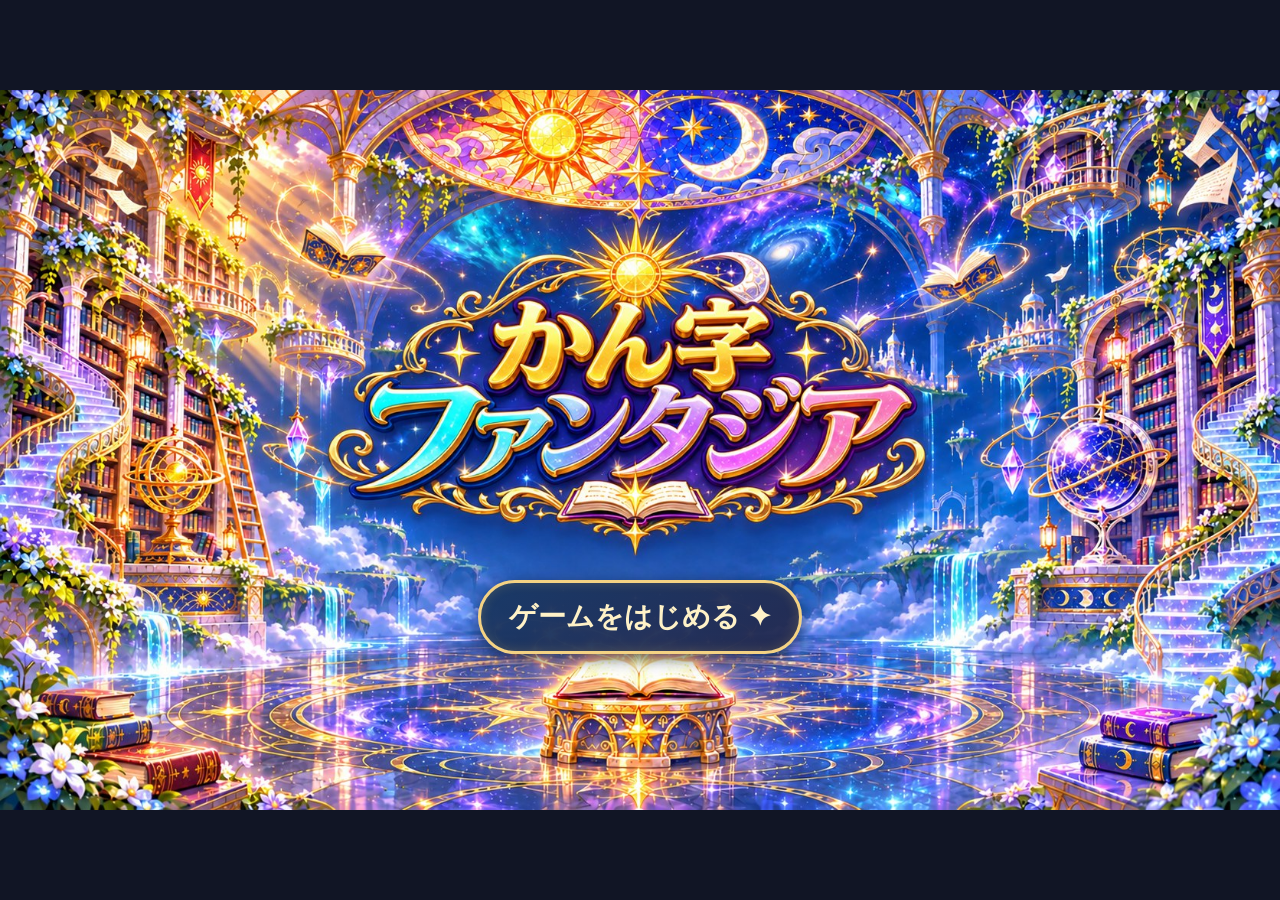
<file: index.html>
<!doctype html>
<html lang="ja"><head><meta charset="utf-8"><meta name="viewport" content="width=device-width,initial-scale=1,viewport-fit=cover"><title>かん字ファンタジア</title><link rel="stylesheet" href="css/app.css?v=20261121-logo"><script src="js/cards.js?v=20261121-variants" defer></script><script src="js/questions.js?v=20261118-focus-ten" defer></script><script src="js/game-store.js?v=20261121-variants" defer></script><script src="js/word-readings.js?v=20261111-kana-side-v45" defer></script><script src="js/app.js?v=20261121-logo" defer></script></head><body><main id="app"><section class="card loading-card"><h1>じゅんびちゅう…</h1></section></main><noscript>JavaScriptを有効にしてください。</noscript></body></html>
</file>
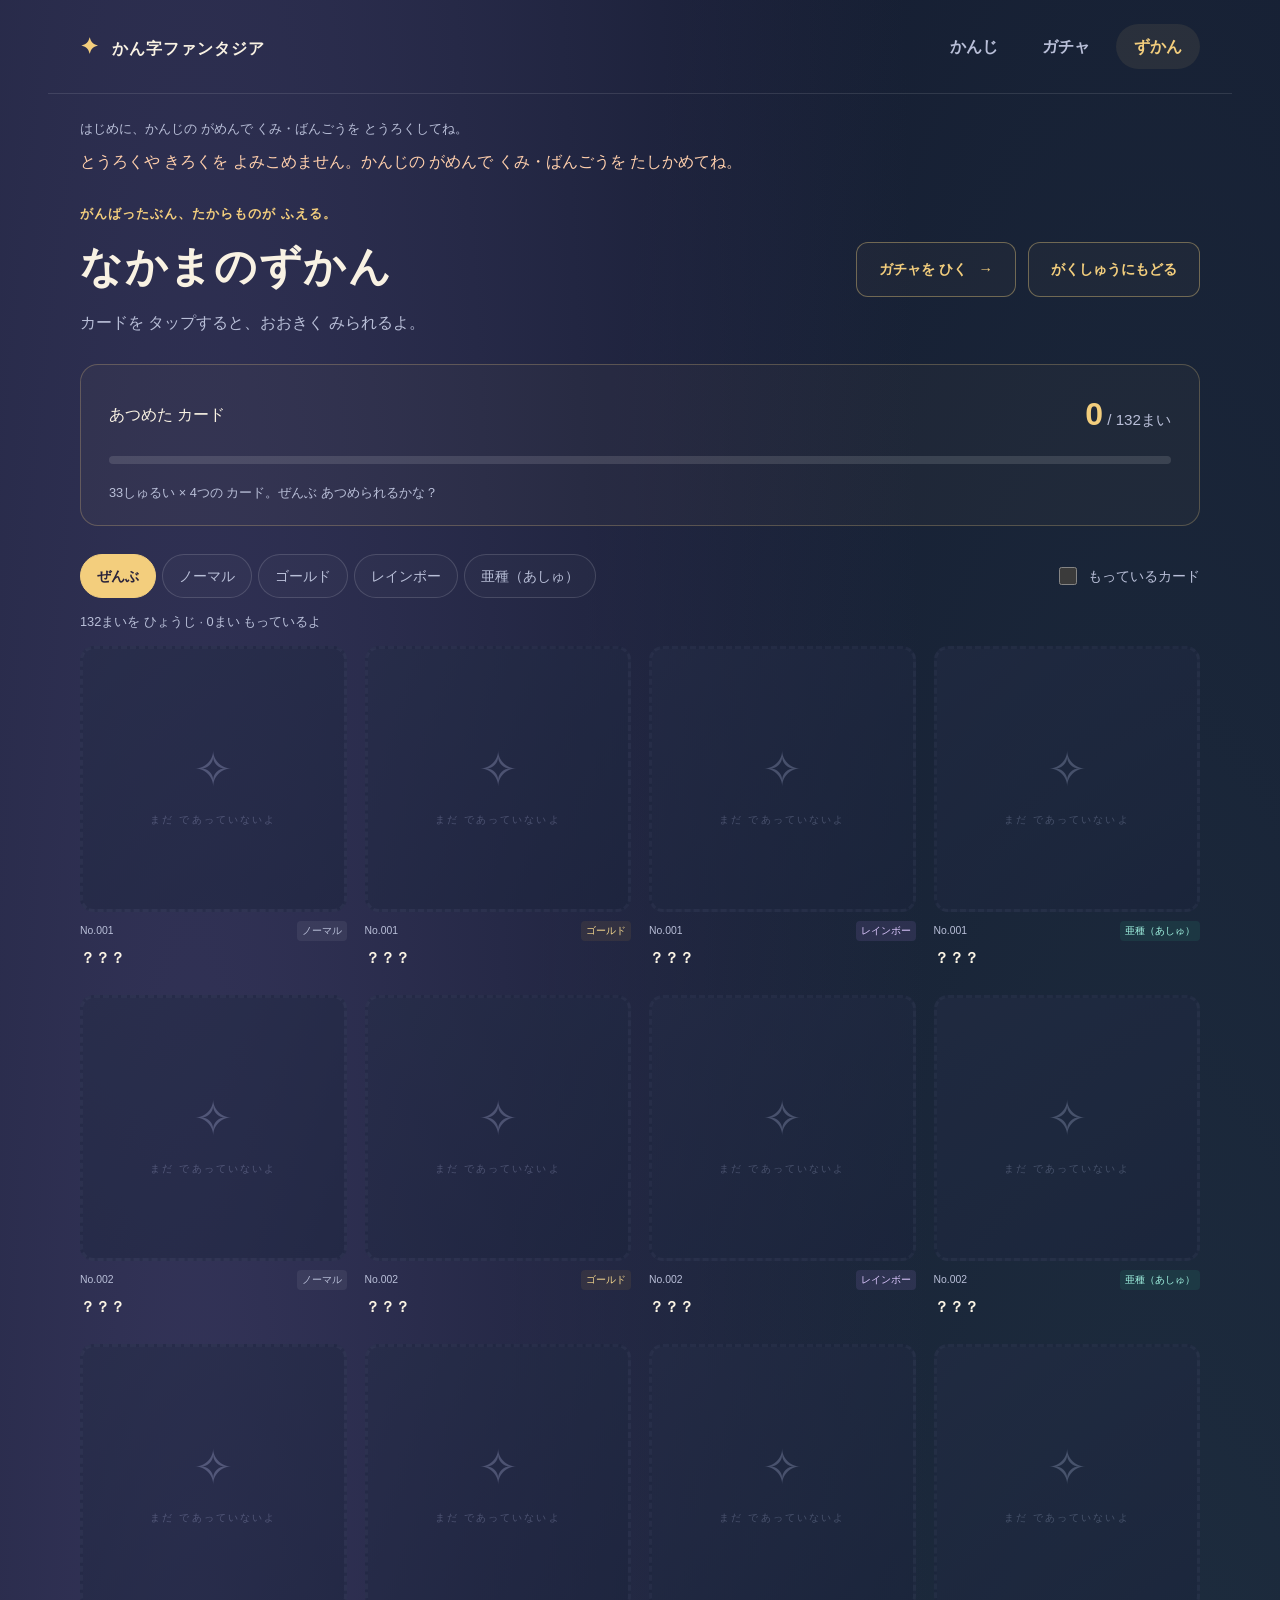
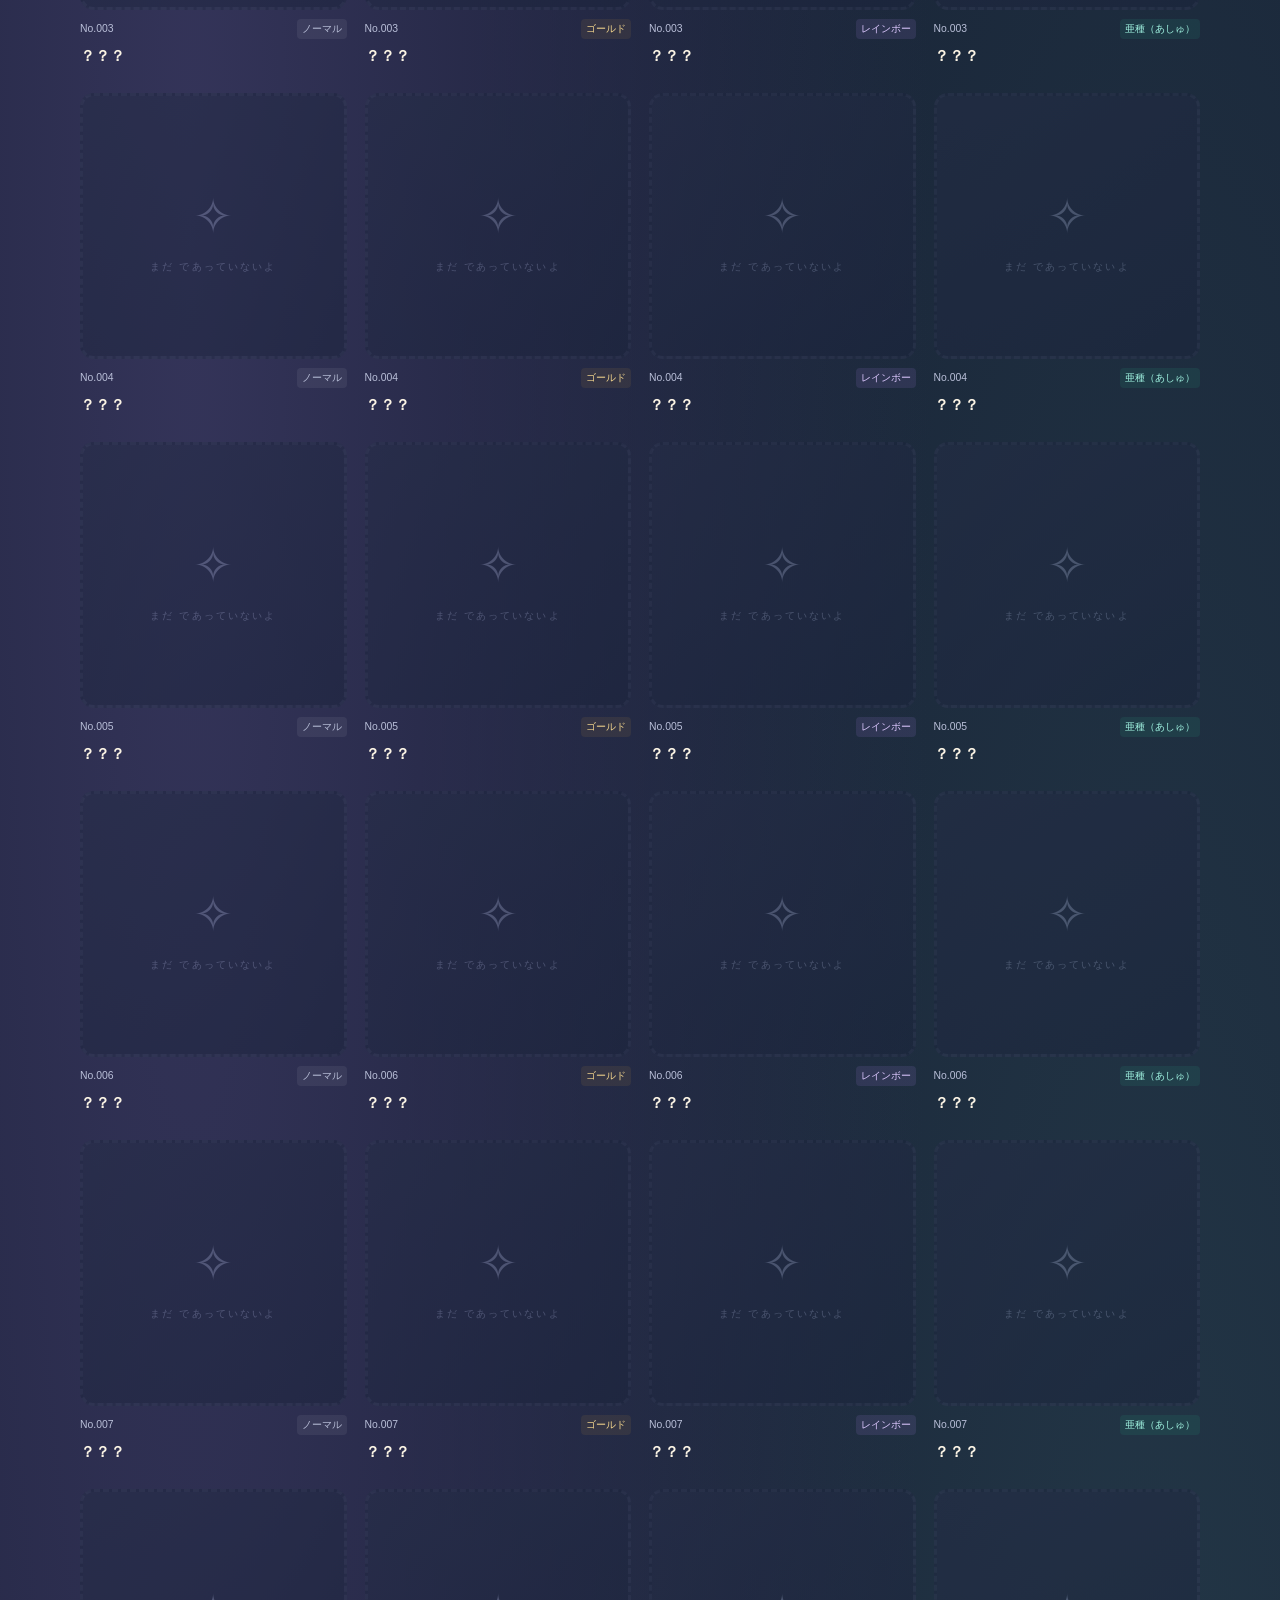
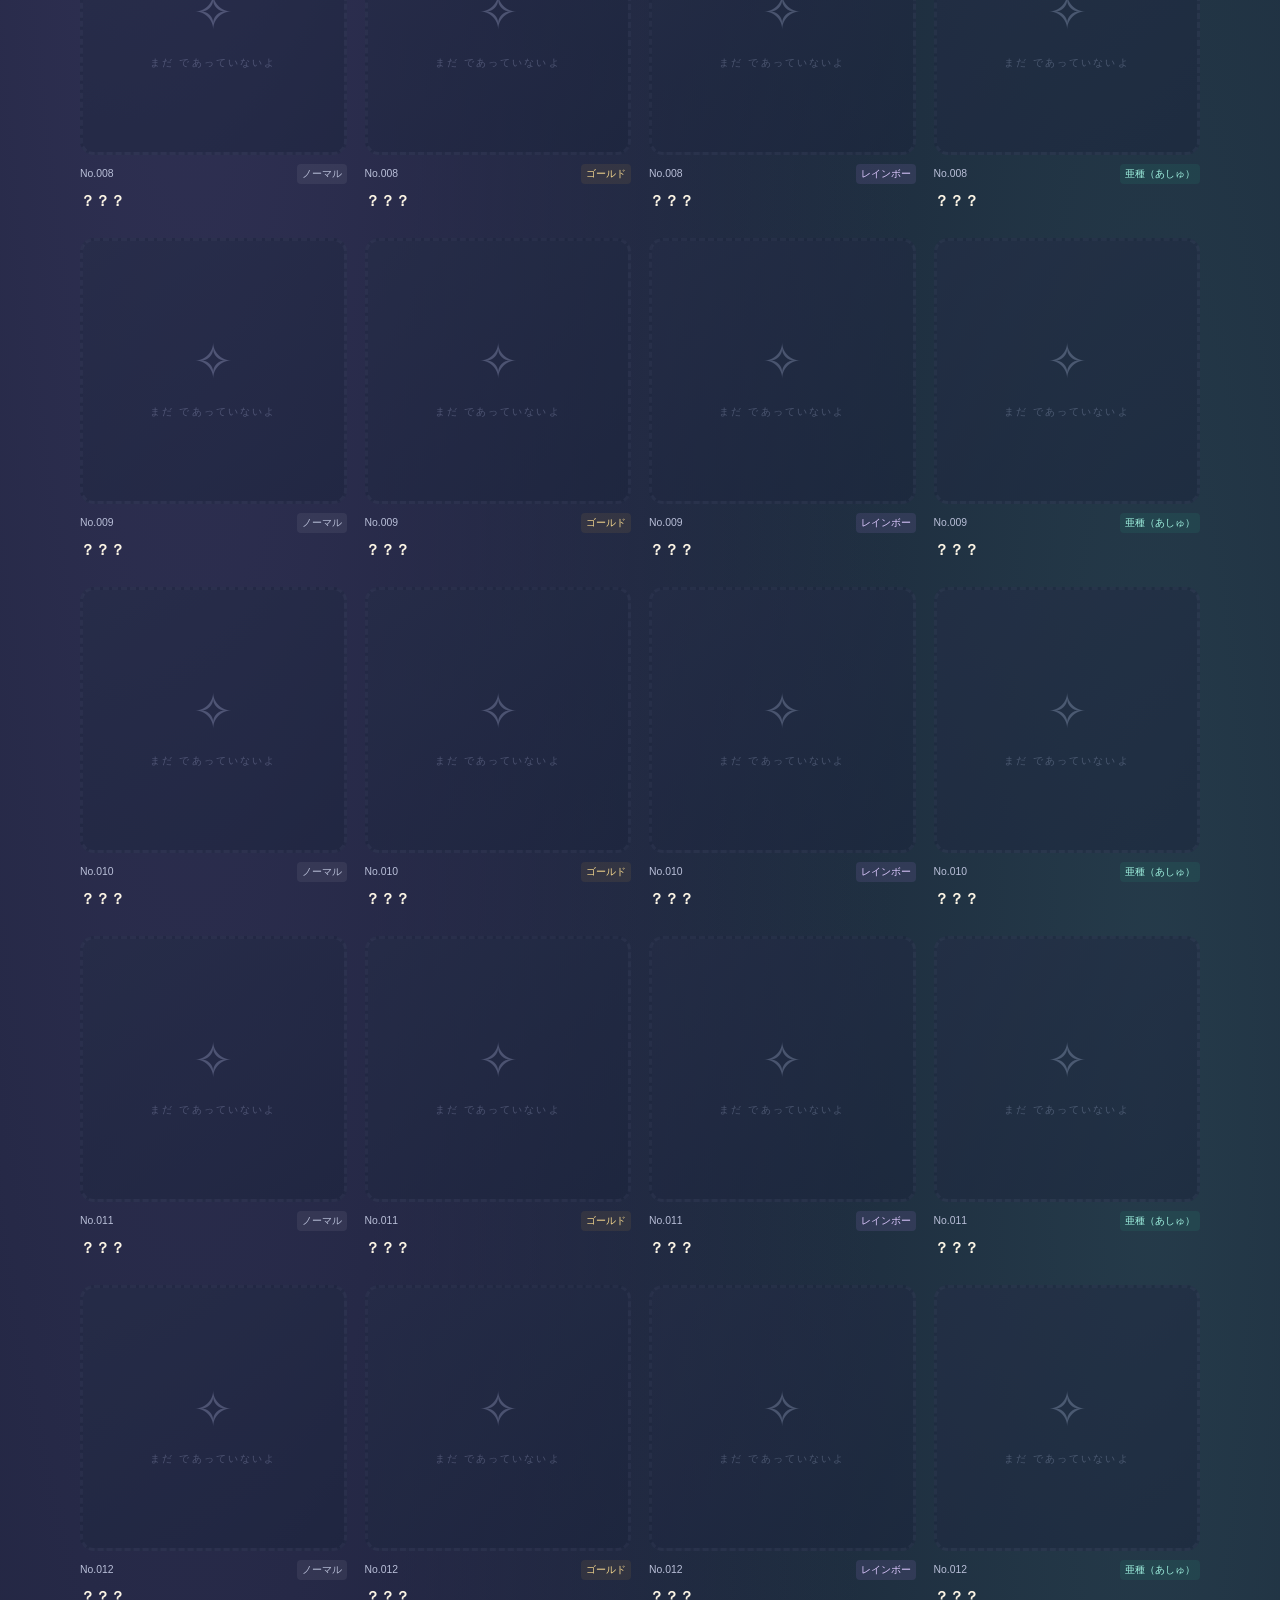
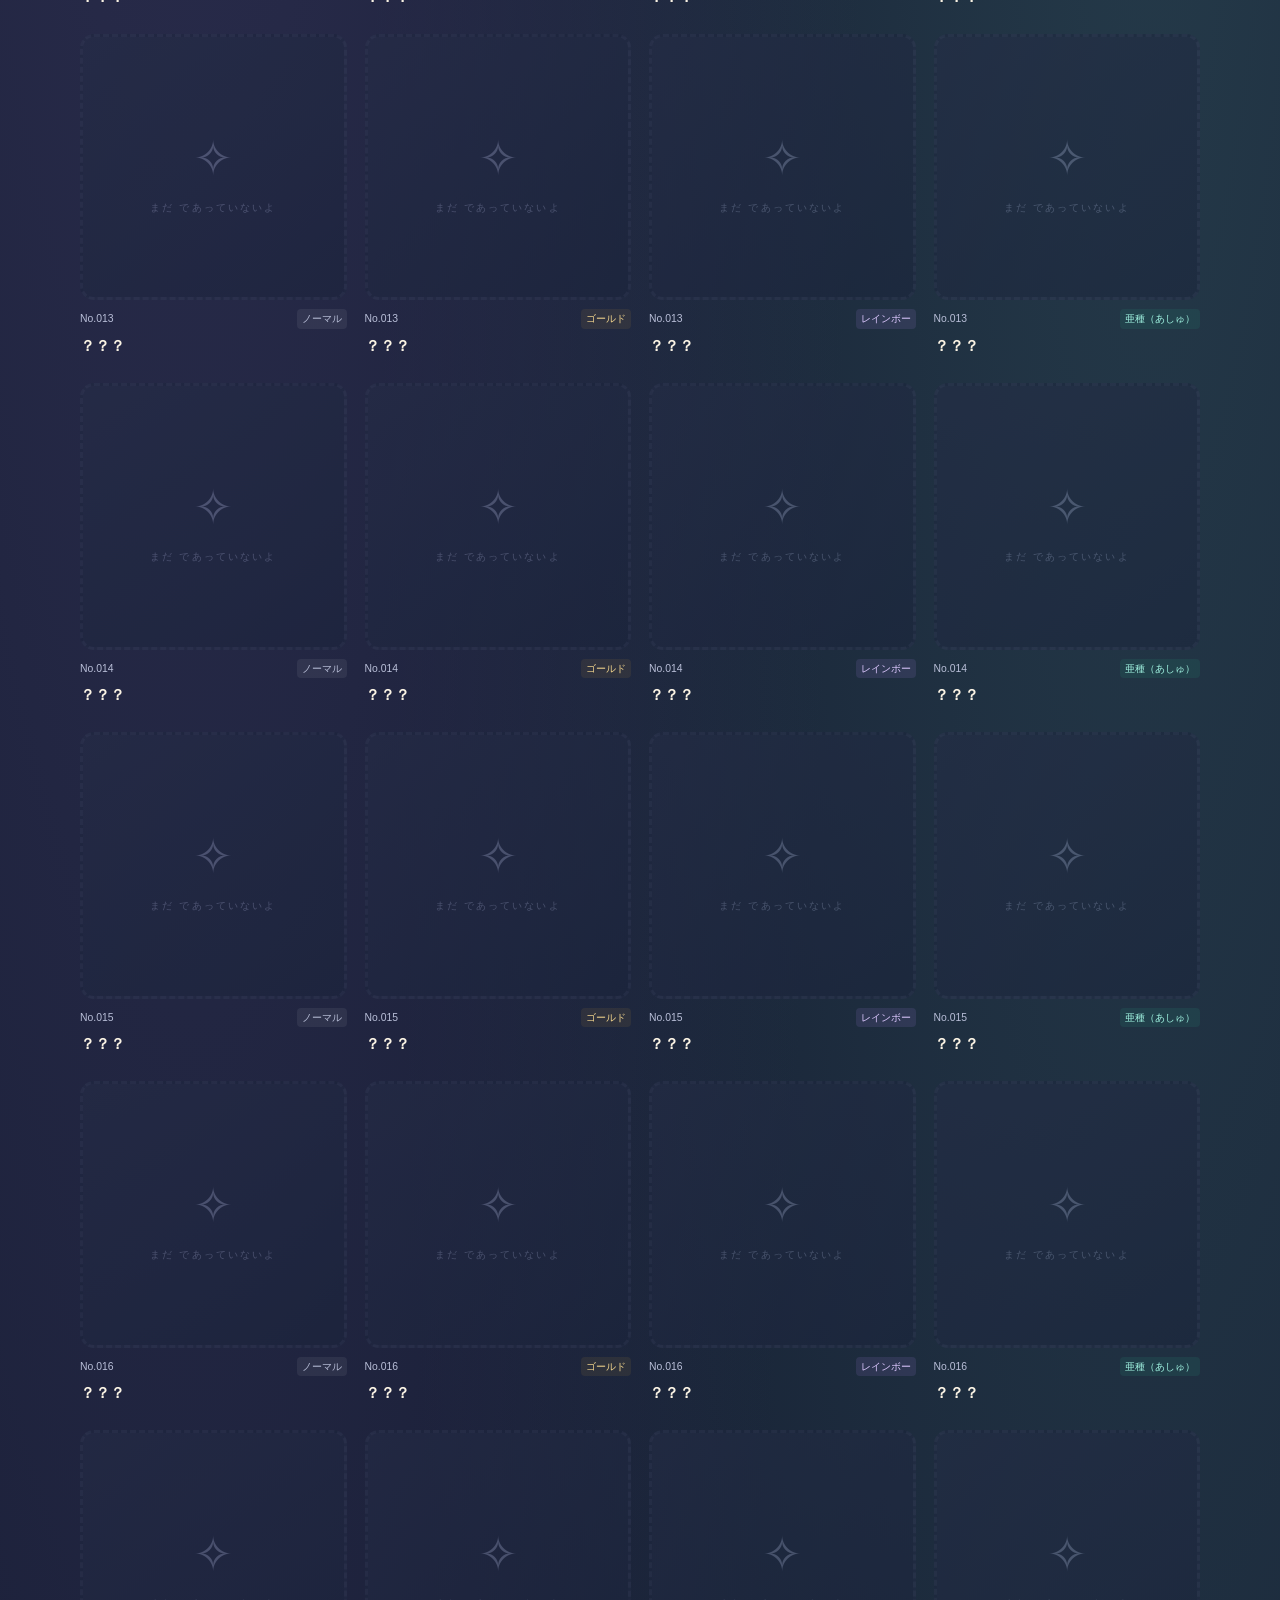
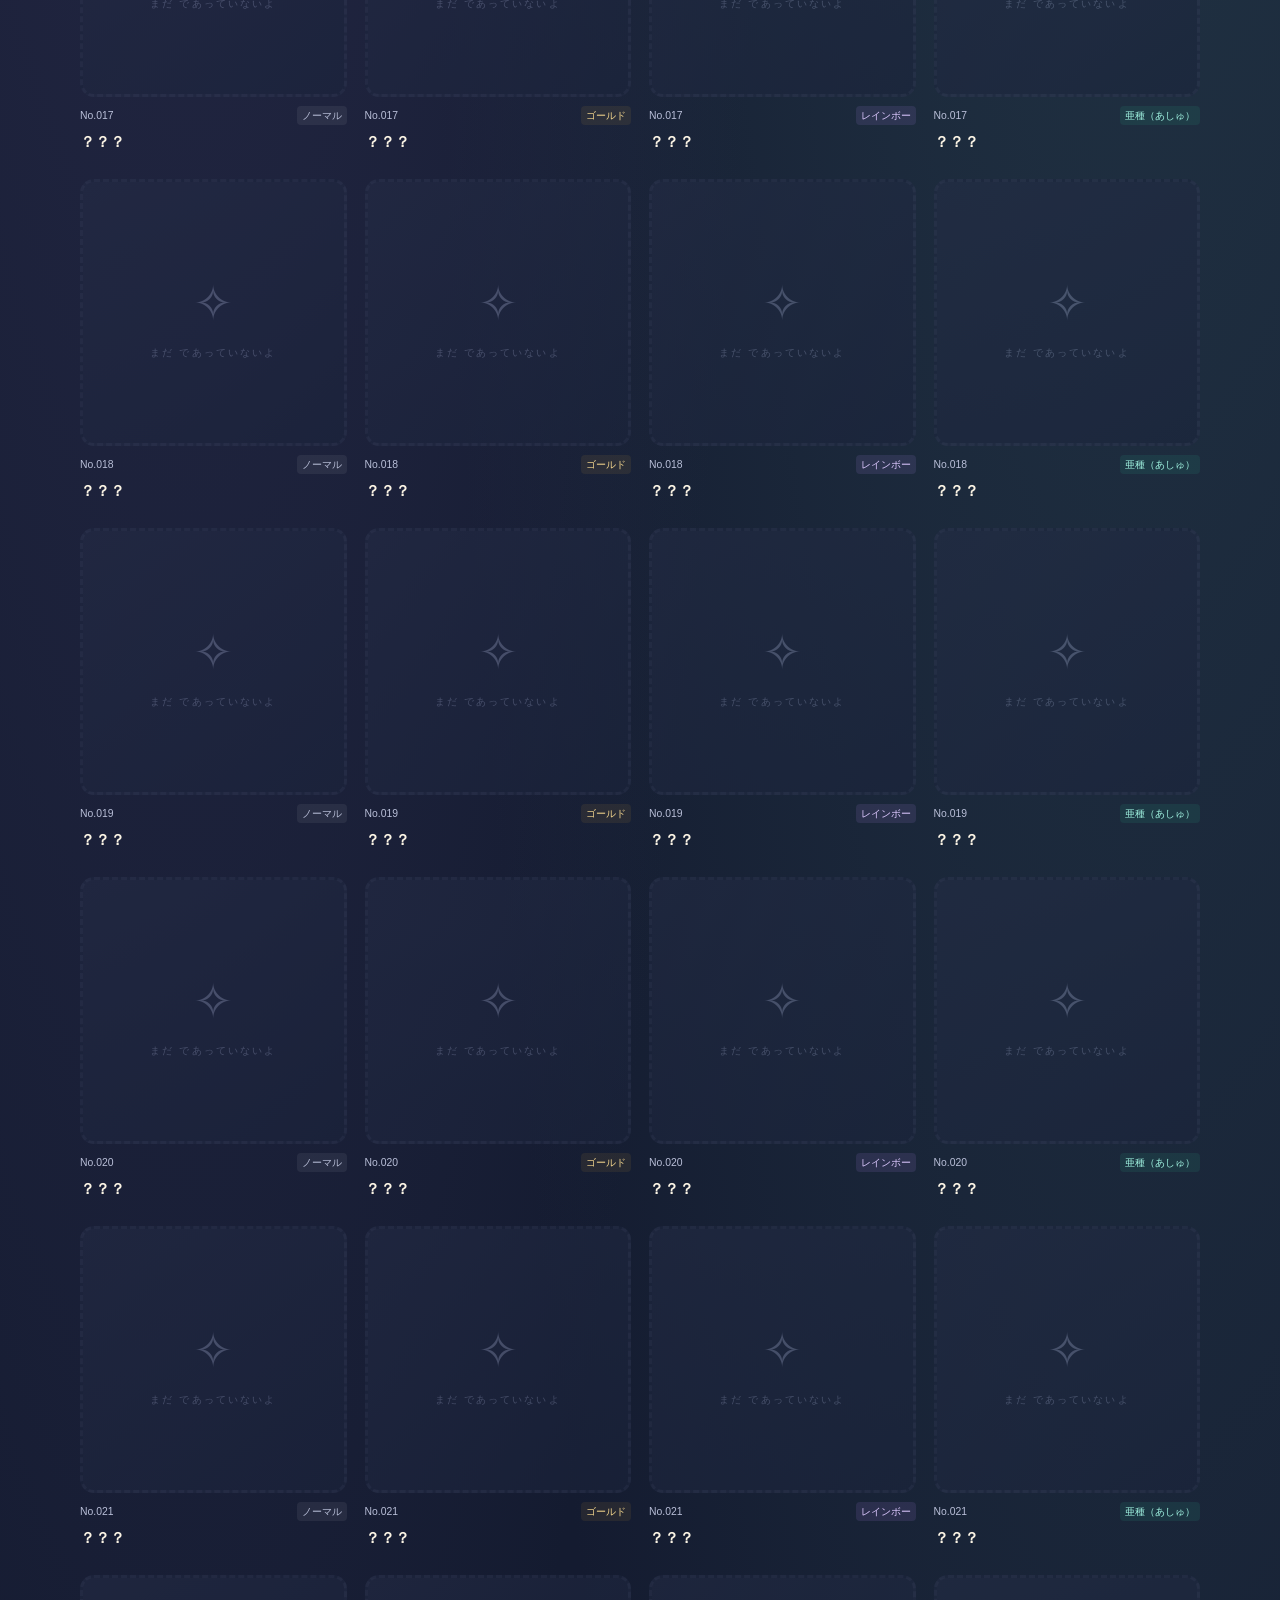
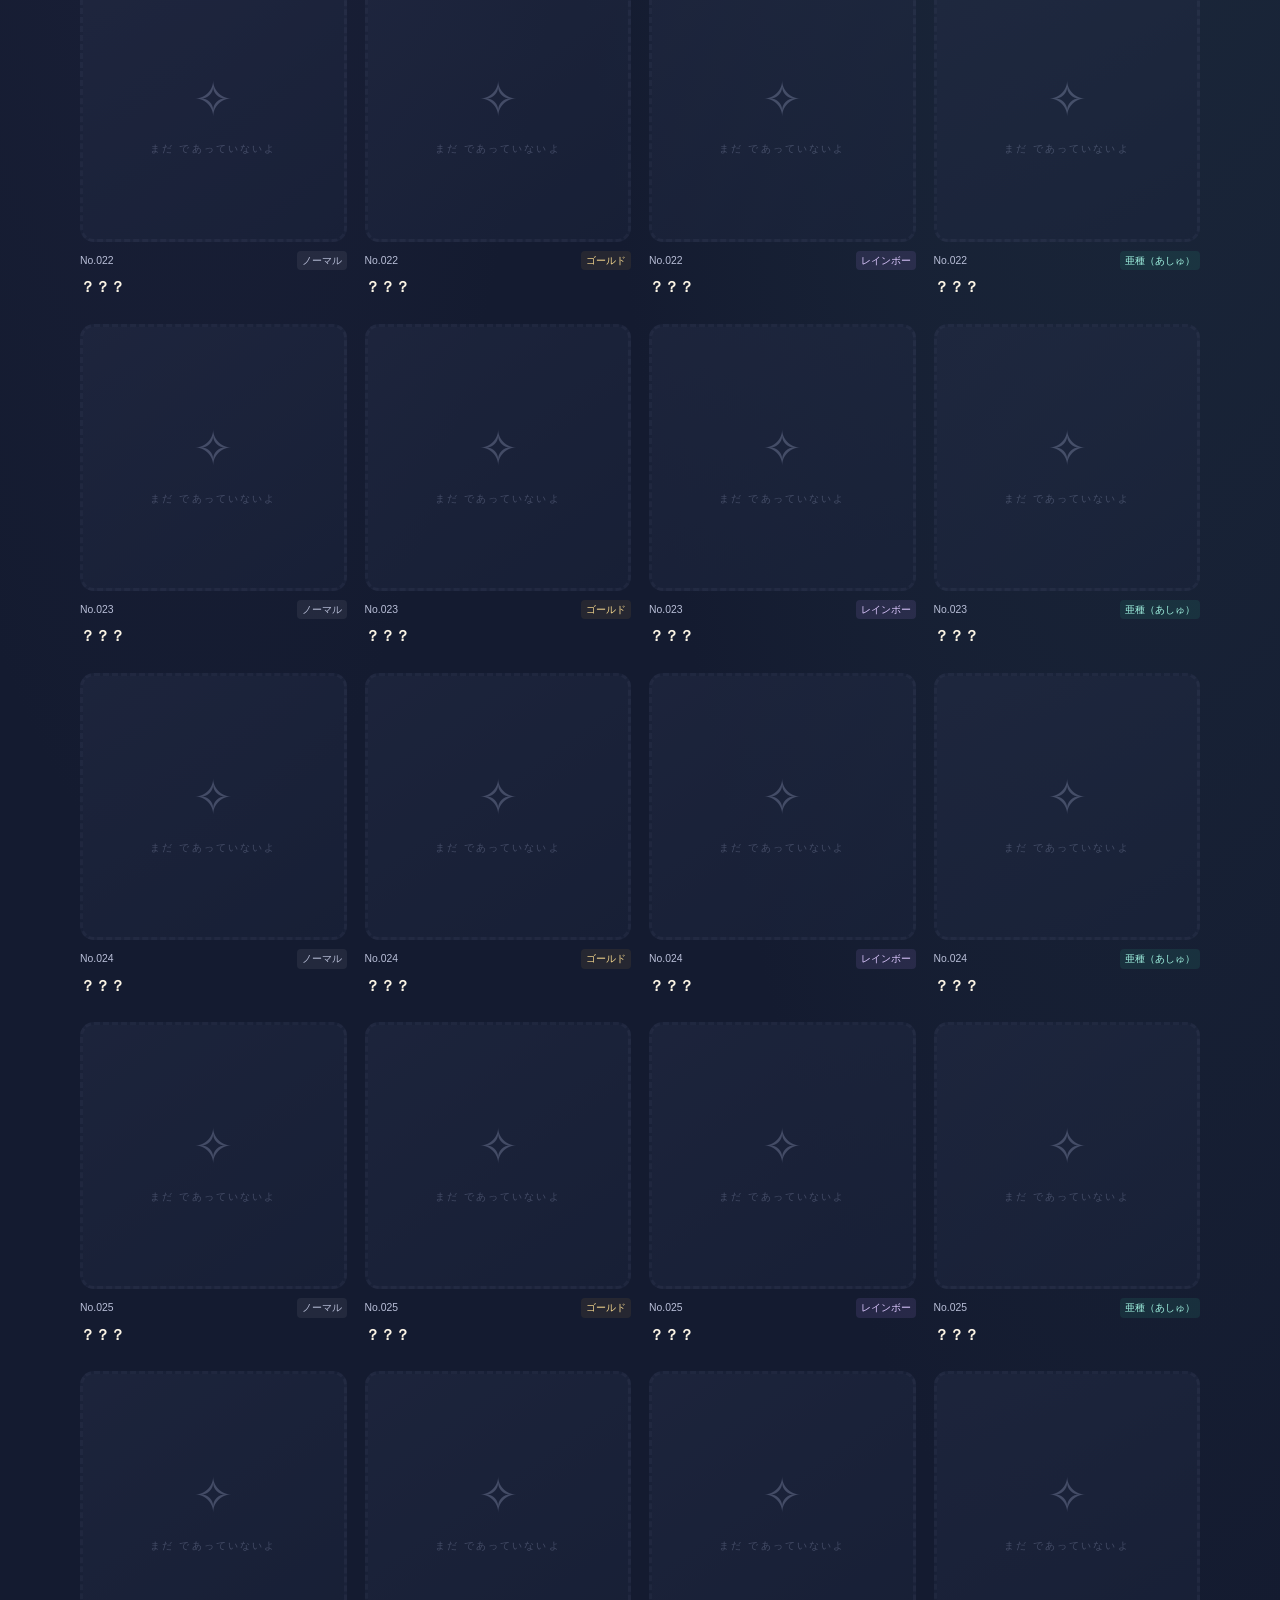
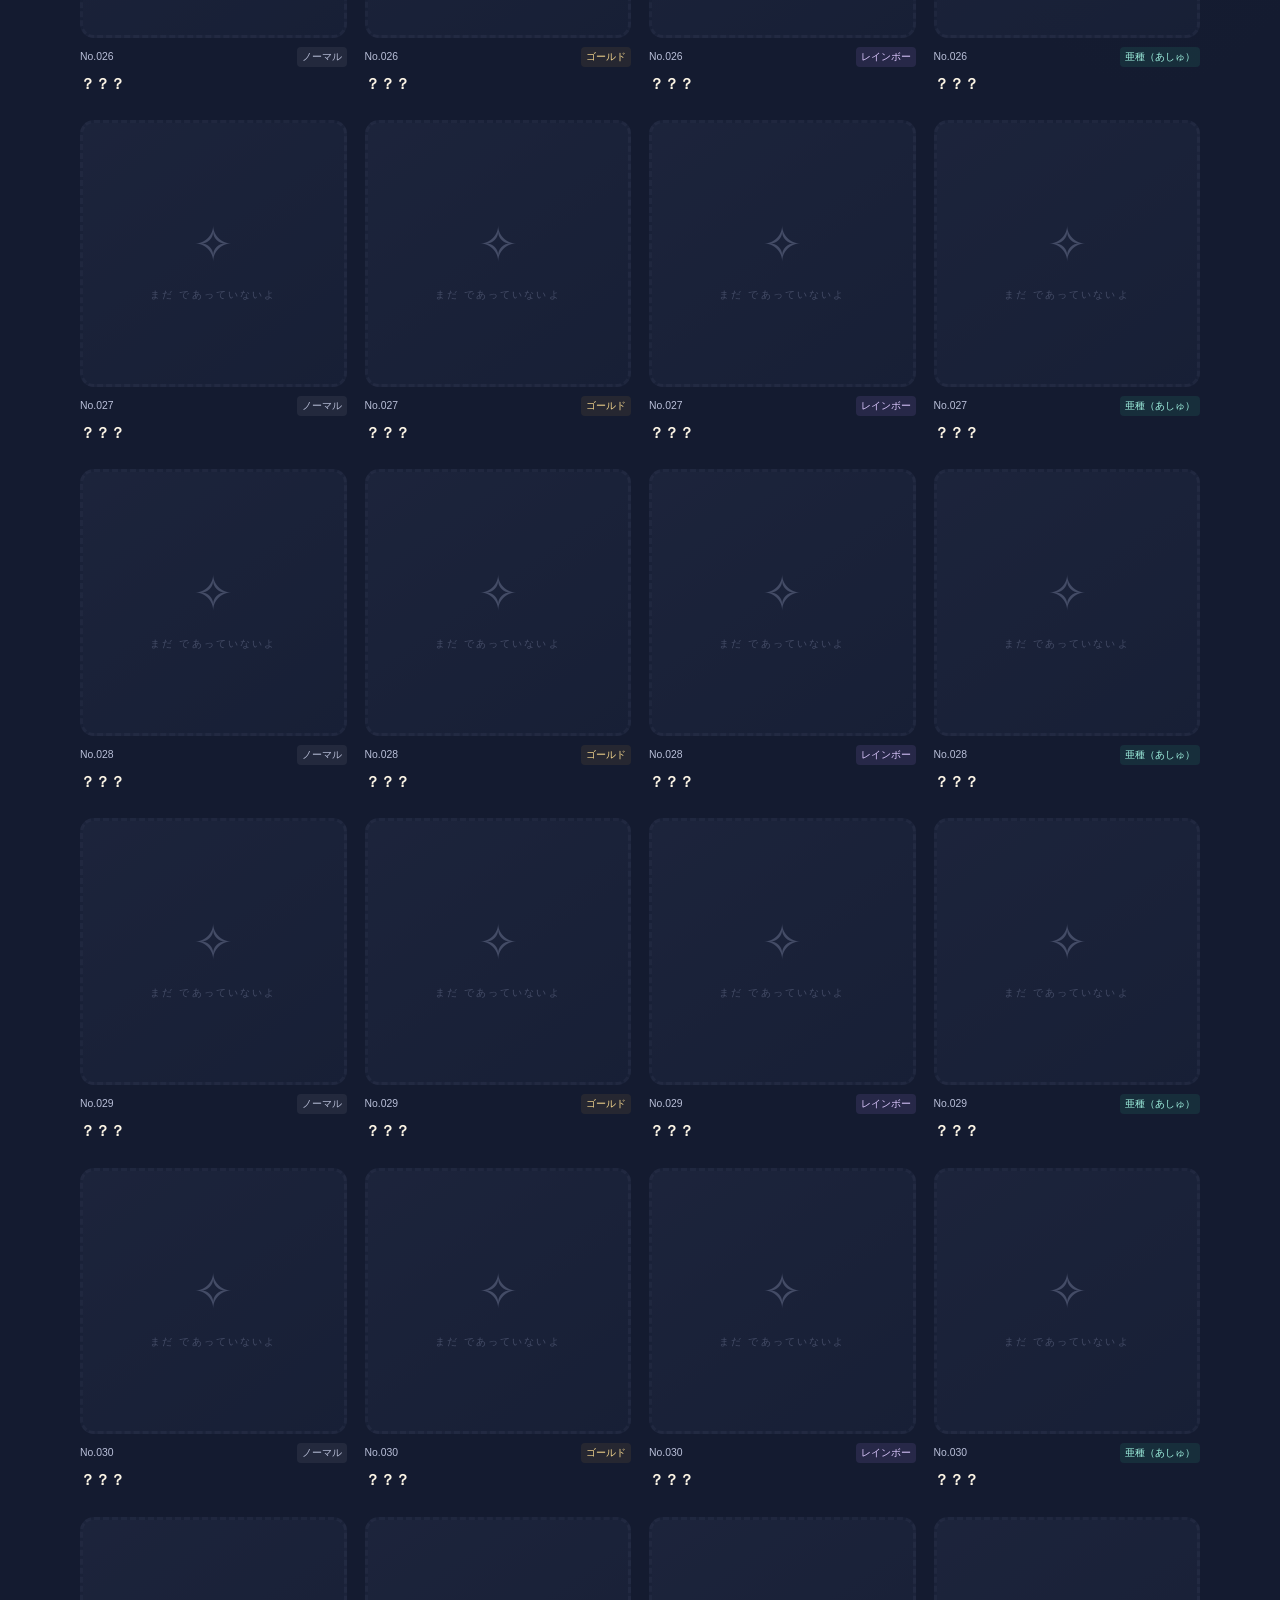
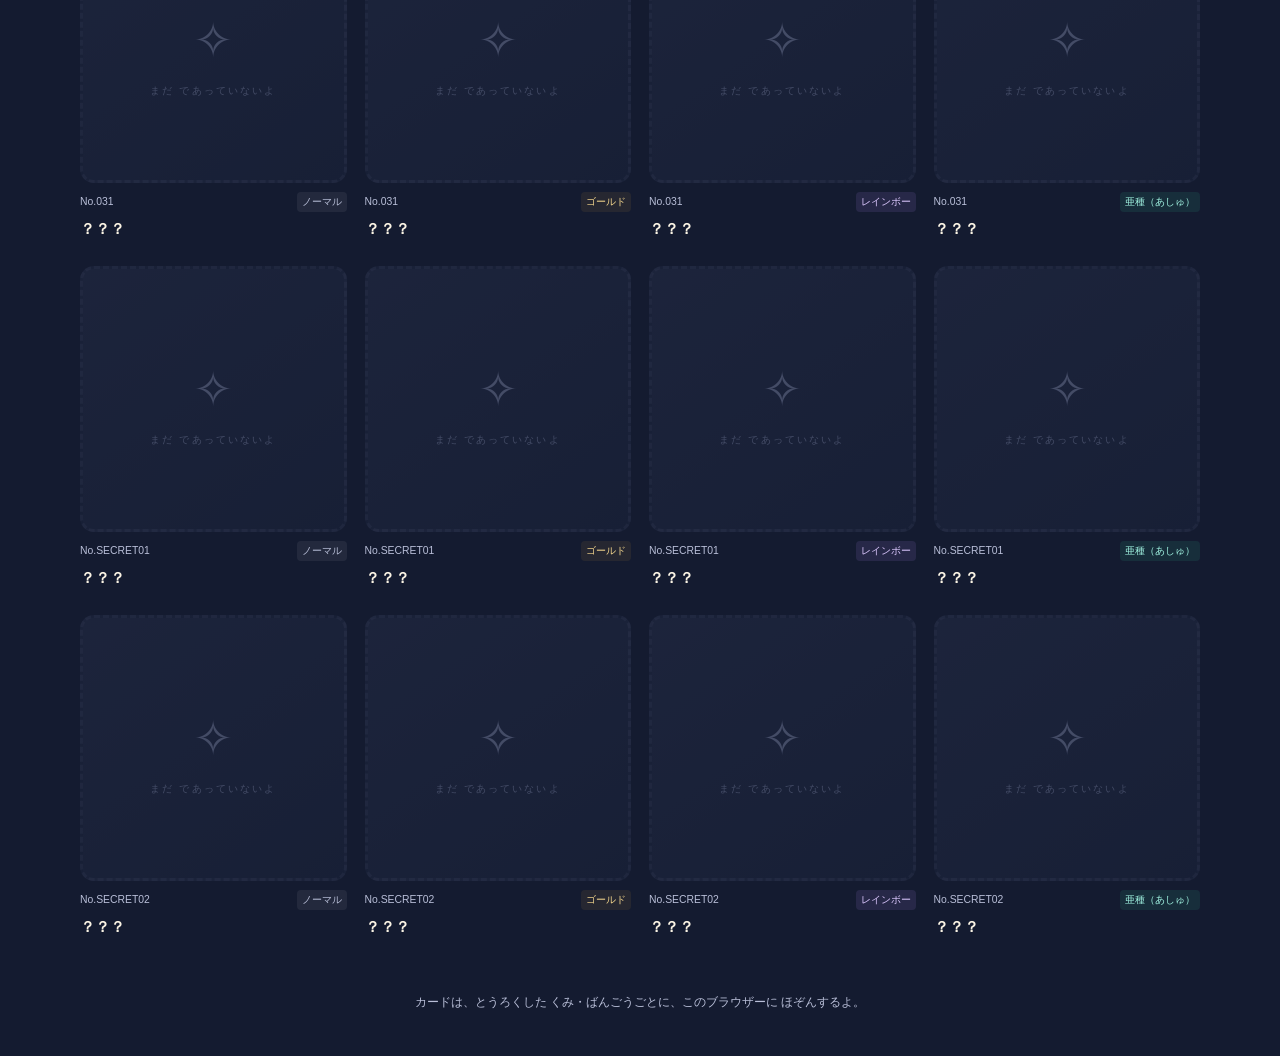
<file: collection.html>
<!doctype html>
<html lang="ja">
<head>
  <meta charset="utf-8">
  <meta name="viewport" content="width=device-width, initial-scale=1">
  <meta name="theme-color" content="#171d39">
  <link rel="stylesheet" href="css/rewards.css?v=20261121-variants">
  <script src="js/cards.js?v=20261121-variants" defer></script>
  <script src="js/game-store.js?v=20261121-variants" defer></script>
  <script src="js/rewards.js?v=20261121-variants" defer></script>
  <title>なかまのずかん | かん字ファンタジア</title>
</head>
<body data-page="collection">
  <a class="skip-link" href="#main">ほんぶんへ</a>
  <header class="site-header">
    <a class="brand" href="index.html"><span aria-hidden="true">✦</span> かん字ファンタジア</a>
    <nav aria-label="メニュー">
      <a href="index.html">かんじ</a>
      <a href="gacha.html" >ガチャ</a>
      <a href="collection.html" aria-current="page">ずかん</a>
    </nav>
  </header>
  <main id="main">
    <p class="trial-note" id="profile-note"></p>
    <p id="storage-message" class="notice" role="status" aria-live="polite"></p>
    <div class="page-heading"><div><p class="eyebrow">がんばったぶん、たからものが ふえる。</p><h1>なかまのずかん</h1><p>カードを タップすると、おおきく みられるよ。</p></div><div class="collection-actions"><a class="secondary-button" href="gacha.html">ガチャを ひく <span aria-hidden="true">→</span></a><a class="secondary-button" href="index.html">がくしゅうにもどる</a></div></div>
    <section class="collection-progress" aria-label="あつめたカード">
      <div><span>あつめた カード</span><strong><span id="collection-count">0</span><small> / 132まい</small></strong></div>
      <progress id="collection-progress" max="132" value="0" aria-label="132まいまでの すすみぐあい"></progress>
      <p>33しゅるい × 4つの カード。ぜんぶ あつめられるかな？</p>
    </section>
    <div class="collection-toolbar"><div id="tier-filters" class="filter-group" role="group" aria-label="カードのしゅるい"><button type="button" data-filter="all" aria-pressed="true">ぜんぶ</button><button type="button" data-filter="normal" aria-pressed="false">ノーマル</button><button type="button" data-filter="gold" aria-pressed="false">ゴールド</button><button type="button" data-filter="rainbow" aria-pressed="false">レインボー</button><button type="button" data-filter="variant" aria-pressed="false">亜種（あしゅ）</button></div><label class="owned-filter"><input id="owned-only" type="checkbox"> もっているカード</label></div>
    <p id="album-summary" role="status" aria-live="polite"></p>
    <div id="album-grid" class="album-grid"></div>
    <p id="album-empty" class="album-empty" hidden>まだ このカードは ないよ。<a href="gacha.html">ガチャで なかまを さがそう。</a></p>
  </main>
  <dialog id="card-dialog" class="card-dialog" aria-labelledby="detail-name"><button id="close-detail" type="button" class="close-button" aria-label="カードをとじる">×</button><div id="detail-card"></div><p id="detail-tier" class="eyebrow"></p><h2 id="detail-name"></h2><p id="detail-count"></p><button id="detail-done" type="button" class="secondary-button">ずかんに もどる</button></dialog>
  <footer class="site-footer">
    <p>カードは、とうろくした くみ・ばんごうごとに、このブラウザーに ほぞんするよ。</p>
    <details data-demo-only><summary>おとなの方へ</summary><p>この画面は表示・操作確認用です。学習による星の付与、児童別管理、本番の排出率は未連携です。</p><button id="reset-demo" class="text-button" type="button">おためしの記録をリセット</button></details>
  </footer>
  <noscript><p class="notice">JavaScriptを有効にすると、カードをあつめられます。</p></noscript>
</body>
</html>
</file>
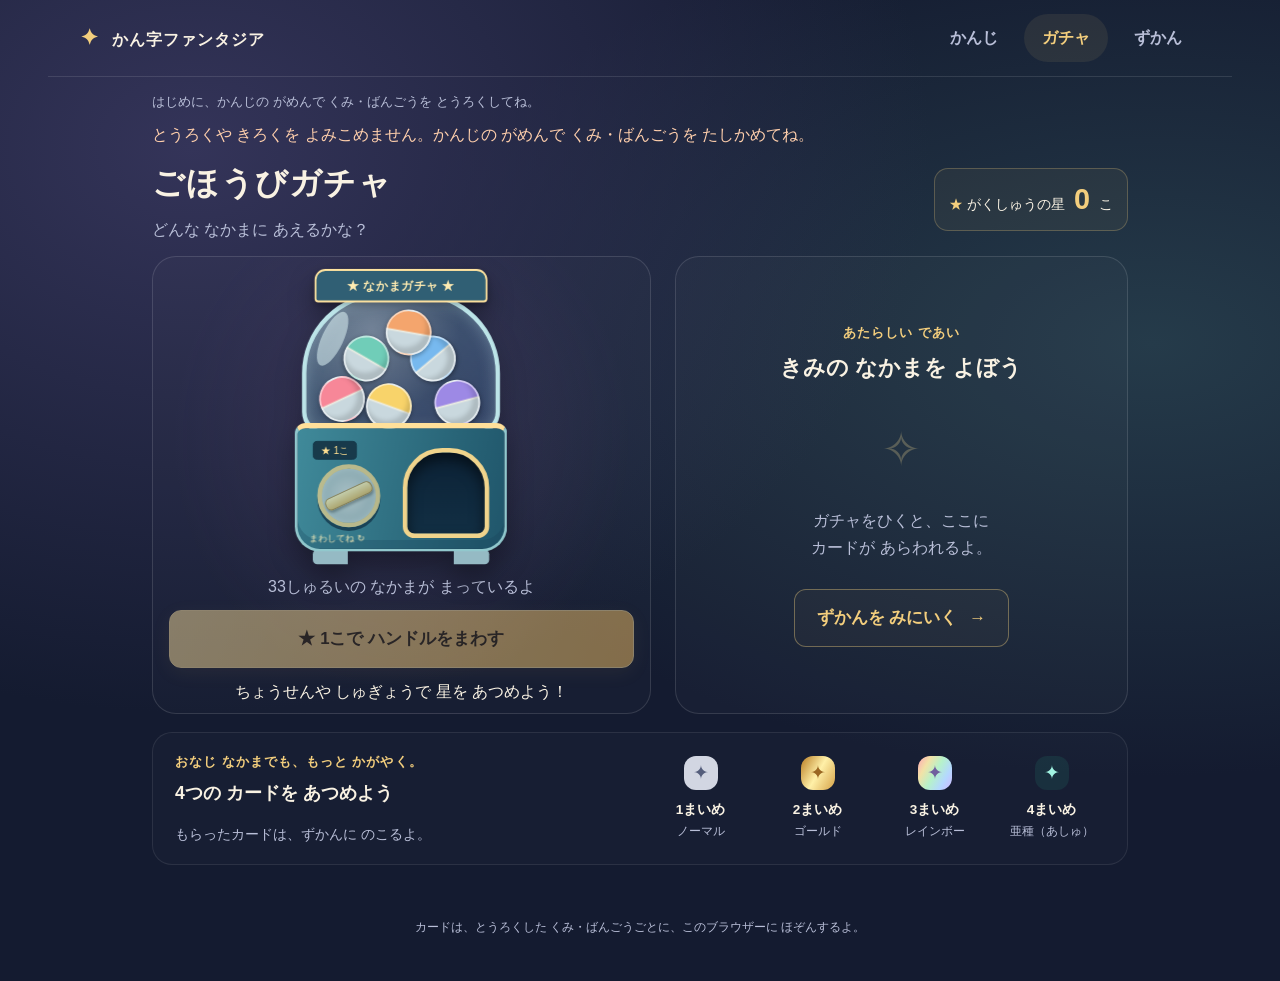
<file: gacha.html>
<!doctype html>
<html lang="ja">
<head>
  <meta charset="utf-8">
  <meta name="viewport" content="width=device-width, initial-scale=1">
  <meta name="theme-color" content="#171d39">
  <link rel="stylesheet" href="css/rewards.css?v=20261121-variants">
  <script src="js/cards.js?v=20261121-variants" defer></script>
  <script src="js/game-store.js?v=20261121-variants" defer></script>
  <script src="js/rewards.js?v=20261121-variants" defer></script>
  <title>ごほうびガチャ | かん字ファンタジア</title>
</head>
<body data-page="gacha">
  <a class="skip-link" href="#main">ほんぶんへ</a>
  <header class="site-header">
    <a class="brand" href="index.html"><span aria-hidden="true">✦</span> かん字ファンタジア</a>
    <nav aria-label="メニュー">
      <a href="index.html">かんじ</a>
      <a href="gacha.html" aria-current="page">ガチャ</a>
      <a href="collection.html" >ずかん</a>
    </nav>
  </header>
  <main id="main">
    <p class="trial-note" id="profile-note"></p>
    <p id="storage-message" class="notice" role="status" aria-live="polite"></p>
    <div class="page-heading">
      <div><p class="eyebrow">ちいさな がんばりを、たからものに。</p><h1>ごほうびガチャ</h1><p>どんな なかまに あえるかな？</p></div>
      <p class="star-wallet"><span aria-hidden="true">★</span> がくしゅうの星 <strong id="star-count">—</strong> こ</p>
    </div>
    <div class="gacha-layout">
      <section class="summon-panel" aria-label="カードをひく">
        <div class="gacha-machine">
          <div class="machine-sign" aria-hidden="true">★ なかまガチャ ★</div>
          <div class="machine-globe" aria-hidden="true"><span class="globe-shine"></span><span class="mini-capsule c1"></span><span class="mini-capsule c2"></span><span class="mini-capsule c3"></span><span class="mini-capsule c4"></span><span class="mini-capsule c5"></span><span class="mini-capsule c6"></span></div>
          <div class="machine-base">
            <span class="coin-slot" aria-hidden="true">★ 1こ</span>
            <button id="machine-handle" class="machine-handle" type="button" aria-label="ハンドルをまわして ガチャをひく（星1こ）" disabled><span class="handle-bar" aria-hidden="true"></span></button>
            <span class="handle-hint" aria-hidden="true">まわしてね ↻</span>
            <div class="capsule-outlet" aria-hidden="true"><div class="prize-capsule"><span class="capsule-top"></span><span class="capsule-light">✦</span><span class="capsule-bottom"></span></div></div>
          </div>
          <div class="machine-feet" aria-hidden="true"></div>
        </div>
        <p class="machine-caption">33しゅるいの なかまが まっているよ</p>
        <button id="draw-card" class="primary-button" type="button" disabled>★ 1こで ハンドルをまわす</button>
        <p id="draw-message" class="draw-message" role="status" aria-live="polite">じゅんびちゅう…</p>
        <button id="add-demo-stars" class="text-button" type="button" disabled>おためしの星を 3こ ふやす</button>
      </section>
      <section class="result-panel" aria-labelledby="result-heading">
        <p class="eyebrow">あたらしい であい</p><h2 id="result-heading">きみの なかまを よぼう</h2>
        <div id="draw-result" class="result-content"><div class="empty-result" aria-hidden="true">✧</div><p>ガチャをひくと、ここに<br>カードが あらわれるよ。</p></div>
        <a href="collection.html" class="secondary-button">ずかんを みにいく <span aria-hidden="true">→</span></a>
      </section>
    </div>
    <section class="tier-guide" aria-labelledby="tier-heading">
      <div><p class="eyebrow">おなじ なかまでも、もっと かがやく。</p><h2 id="tier-heading">4つの カードを あつめよう</h2><p>もらったカードは、ずかんに のこるよ。</p></div>
      <ol class="tier-steps"><li><span class="tier-dot normal">✦</span><b>1まいめ</b><span>ノーマル</span></li><li><span class="tier-dot gold">✦</span><b>2まいめ</b><span>ゴールド</span></li><li><span class="tier-dot rainbow">✦</span><b>3まいめ</b><span>レインボー</span></li><li><span class="tier-dot variant">✦</span><b>4まいめ</b><span>亜種（あしゅ）</span></li></ol>
    </section>
  </main>
  <footer class="site-footer">
    <p>カードは、とうろくした くみ・ばんごうごとに、このブラウザーに ほぞんするよ。</p>
    <details data-demo-only><summary>おとなの方へ</summary><p>この画面は表示・操作確認用です。学習による星の付与、児童別管理、本番の排出率は未連携です。</p><button id="reset-demo" class="text-button" type="button">おためしの記録をリセット</button></details>
  </footer>
  <noscript><p class="notice">JavaScriptを有効にすると、カードをあつめられます。</p></noscript>
</body>
</html>
</file>
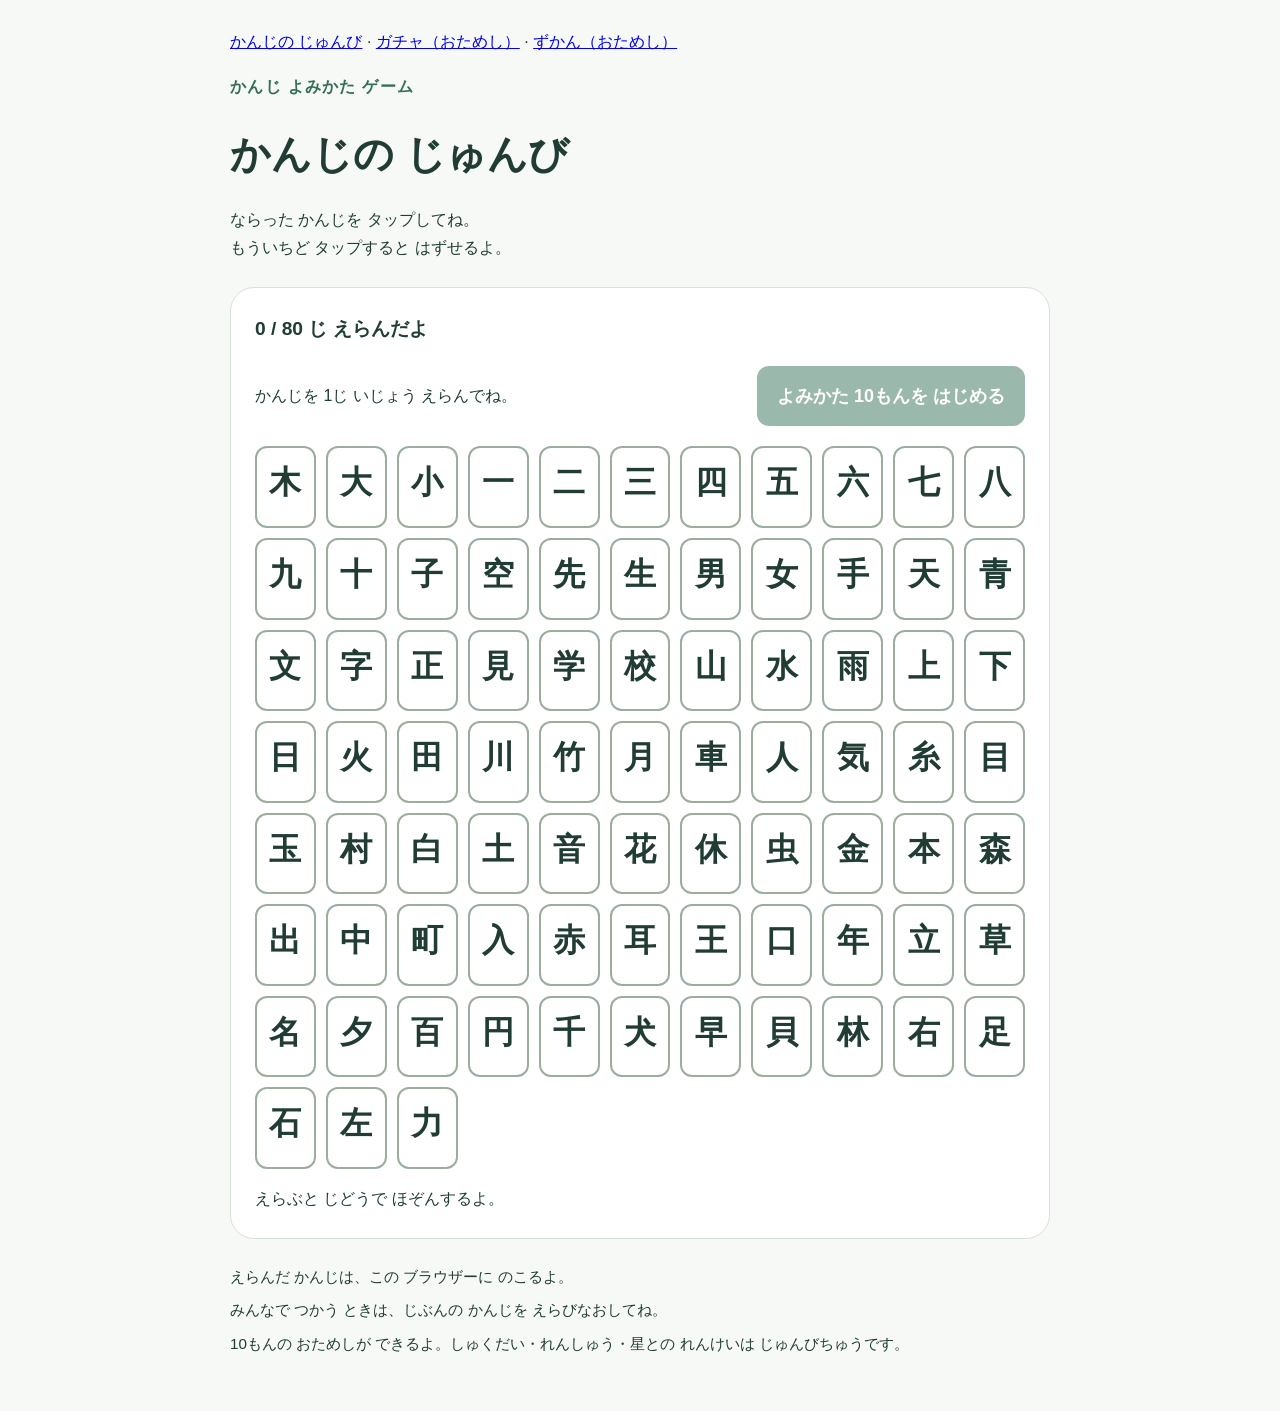
<file: preparation.html>
<!doctype html>
<html lang="ja">
<head>
  <meta charset="utf-8">
  <meta name="viewport" content="width=device-width, initial-scale=1">
  <title>かんじの じゅんび | 漢字読み方ゲーム</title>
  <link rel="stylesheet" href="css/style.css">
  <script src="js/questions.js" defer></script>
  <script src="js/preparation.js" defer></script>
</head>
<body>
  <main>
    <nav aria-label="メニュー"><a href="index.html" aria-current="page">かんじの じゅんび</a> · <a href="gacha.html">ガチャ（おためし）</a> · <a href="collection.html">ずかん（おためし）</a></nav>
    <header>
      <p class="eyebrow">かんじ よみかた ゲーム</p>
      <h1>かんじの じゅんび</h1>
      <p id="instructions">ならった かんじを タップしてね。<br>もういちど タップすると はずせるよ。</p>
    </header>
    <section aria-label="かんじを えらぶ">
      <p id="selection-count" class="count" role="status" aria-live="polite"></p>
      <div class="preparation-start"><p id="start-hint">かんじを 1じ いじょう えらんでね。</p><button id="start-quiz" type="button" disabled>よみかた 10もんを はじめる</button></div>
      <div id="kanji-list" class="kanji-list" role="group" aria-describedby="instructions"></div>
      <p id="save-status" role="status" aria-live="polite"></p>
    </section>
    <aside>
      <p>えらんだ かんじは、この ブラウザーに のこるよ。</p>
      <p>みんなで つかう ときは、じぶんの かんじを えらびなおしてね。</p>
      <p>10もんの おためしが できるよ。しゅくだい・れんしゅう・星との れんけいは じゅんびちゅうです。</p>
    </aside>
    <noscript>かんじを えらぶには、JavaScript を ゆうこうに してください。</noscript>
  </main>
</body>
</html>
</file>
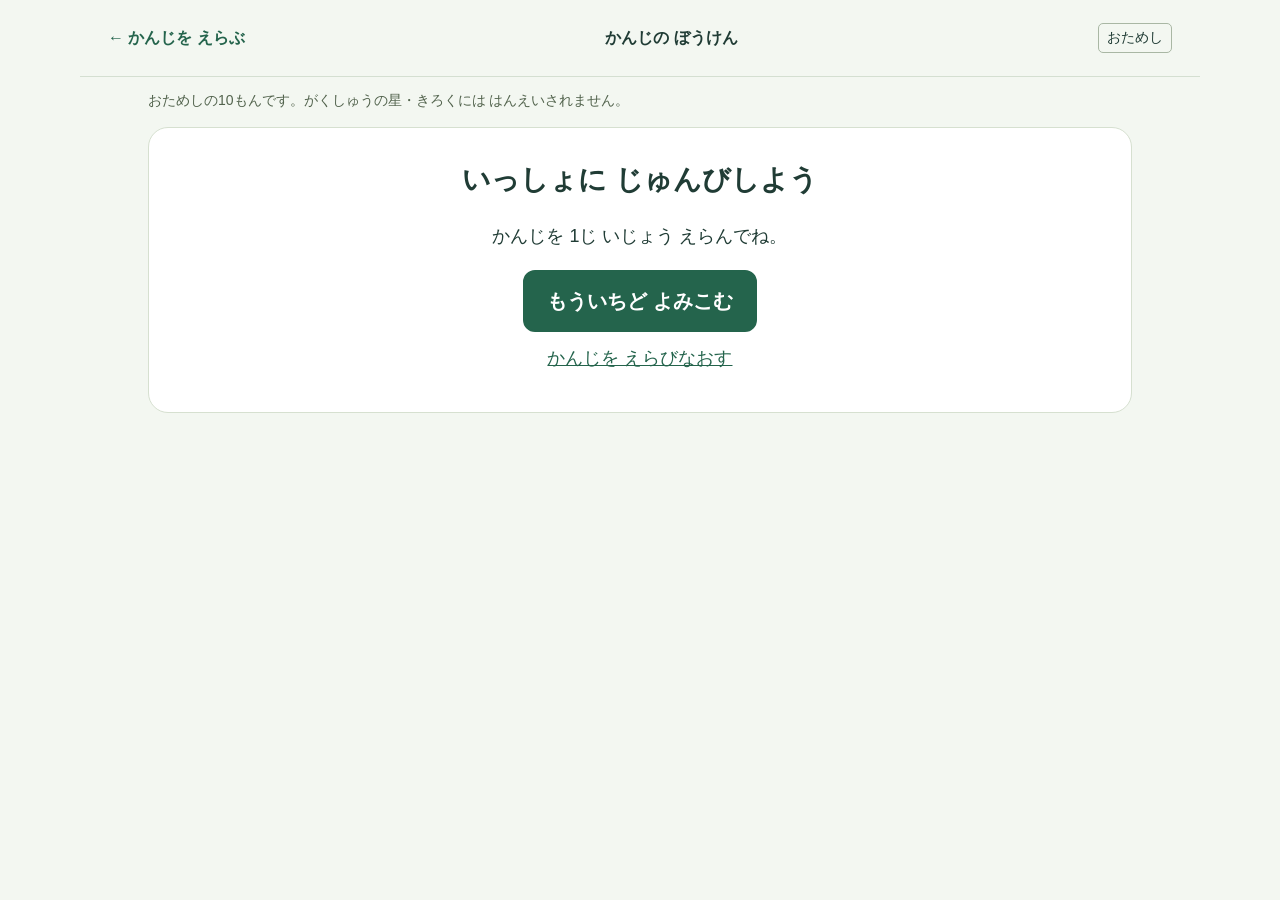
<file: quiz.html>
<!doctype html>
<html lang="ja">
<head>
  <meta charset="utf-8">
  <meta name="viewport" content="width=device-width, initial-scale=1">
  <title>よみかた 10もん | かんじの ぼうけん</title>
  <link rel="stylesheet" href="css/quiz.css">
  <script src="js/questions.js" defer></script>
  <script src="js/quiz.js" defer></script>
</head>
<body>
  <a class="skip-link" href="#main">もんだいへ</a>
  <header class="quiz-header"><a href="index.html">← かんじを えらぶ</a><span>かんじの ぼうけん</span><span class="demo-label">おためし</span></header>
  <main id="main">
    <p class="demo-note">おためしの10もんです。がくしゅうの星・きろくには はんえいされません。</p>
    <section id="loading-panel" class="message-panel" aria-labelledby="loading-heading"><h1 id="loading-heading">もんだいを よみこんでいるよ…</h1><p id="load-message" role="status" aria-live="polite"></p><button id="retry-load" class="action-button" type="button" hidden>もういちど よみこむ</button><a class="back-link" href="index.html">かんじを えらびなおす</a></section>
    <section id="question-panel" aria-labelledby="question-heading" hidden>
      <div class="question-top"><p id="question-number" class="question-number"></p><p id="selected-kanji" class="selected-kanji"></p></div>
      <progress id="quiz-progress" max="10" value="0" aria-label="こたえた もんだい"></progress>
      <div class="question-box"><p id="question-heading" class="instruction" tabindex="-1">なんて よむかな？</p><h1 id="question-word"></h1><p class="choice-hint">ただしい よみかたを ひとつ えらんでね。</p><p id="answer-feedback" class="answer-feedback" role="status" aria-live="polite" aria-atomic="true"></p></div>
      <div id="answer-choices" class="answer-choices" role="group" aria-labelledby="question-heading question-word"></div>
      <div class="answer-footer"><button id="next-question" class="action-button" type="button" hidden>つぎの もんだい →</button></div>
    </section>
    <section id="result-panel" class="result-panel" aria-labelledby="result-heading" hidden>
      <span class="finish-mark" aria-hidden="true">✦</span><h1 id="result-heading" tabindex="-1">10もん おつかれさま！</h1><p id="result-score" class="result-score"></p><p>さいしょに えらんだ こたえで かぞえたよ。</p>
      <div id="answer-summary" class="answer-summary"></div>
      <div class="result-actions"><button id="play-again" class="action-button" type="button">おなじ かんじで もう10もん</button><a class="back-link" href="index.html">かんじを えらびなおす</a></div>
      <p class="demo-note">ふくしゅう・しゅくだい・れんしゅう・星との れんけいは じゅんびちゅうです。ページを とじると、このけっかは きえます。</p>
    </section>
  </main>
  <noscript><p class="message-panel">JavaScriptを有効にしてください。</p></noscript>
</body>
</html>
</file>
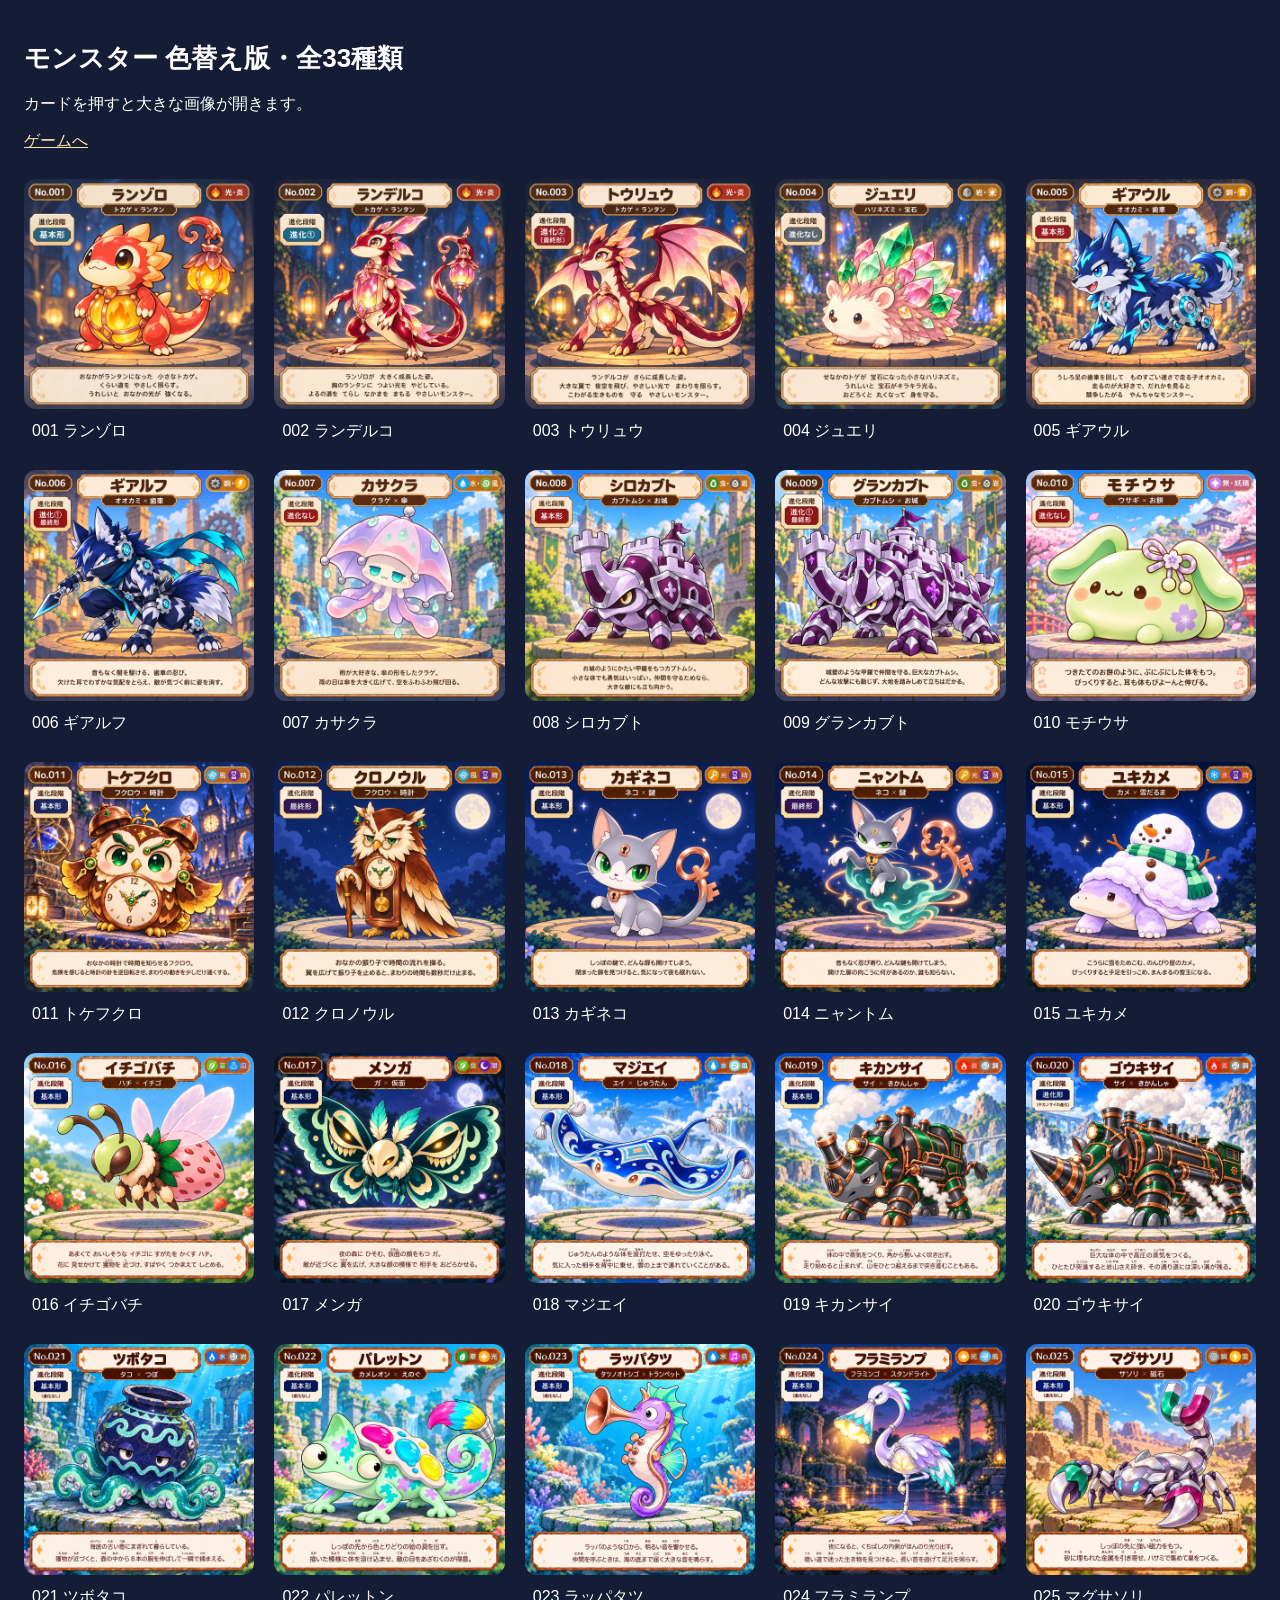
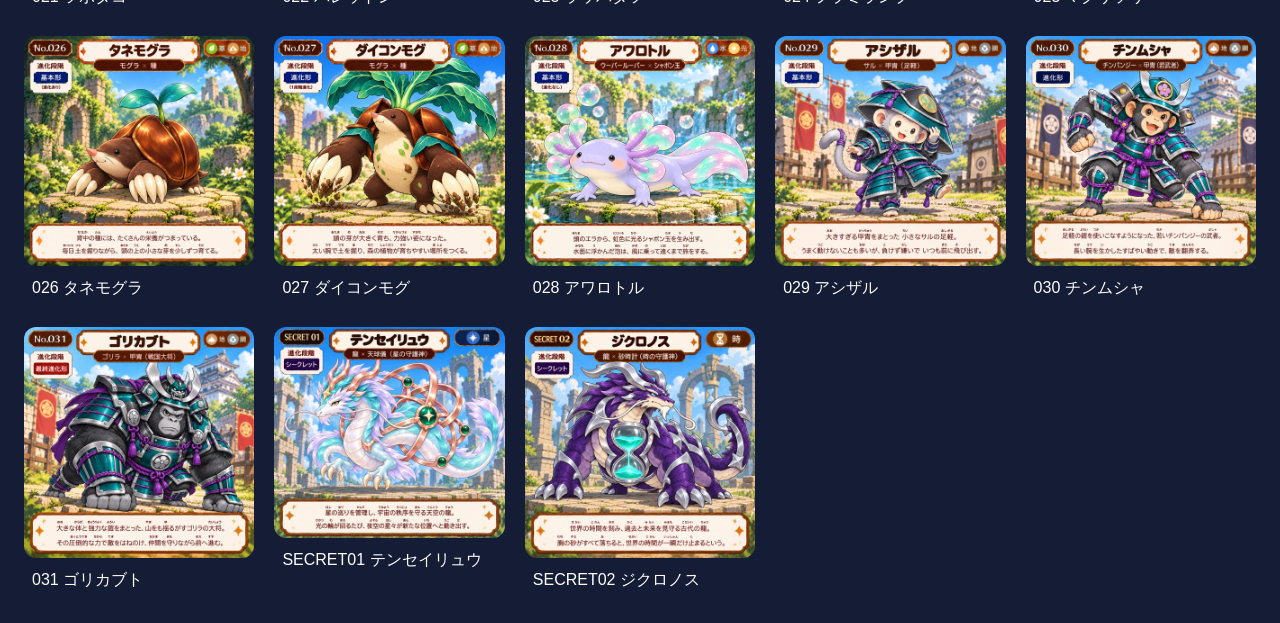
<file: recolor-gallery.html>
<!doctype html><html lang="ja"><meta charset="utf-8"><meta name="viewport" content="width=device-width,initial-scale=1"><title>色替え33種 | かん字ファンタジア</title><style>body{font-family:sans-serif;background:#141d35;color:#fff;margin:0;padding:24px}main{max-width:1400px;margin:auto}.cards{display:grid;grid-template-columns:repeat(auto-fit,minmax(220px,1fr));gap:20px}figure{margin:0}img{width:100%;height:auto;border-radius:12px}figcaption{padding:8px}a{color:#ffe6a0;display:inline-block;min-height:48px}h1{font-size:26px}</style><main><h1>モンスター 色替え版・全33種類</h1><p>カードを押すと大きな画像が開きます。</p><a href="index.html">ゲームへ</a><div class="cards"><figure><a href="images/recolored/001_ランゾロ.jpg"><img loading="lazy" src="images/recolored/001_ランゾロ.jpg" alt="ランゾロ 色替え版"></a><figcaption>001 ランゾロ</figcaption></figure><figure><a href="images/recolored/002_ランデルコ.jpg"><img loading="lazy" src="images/recolored/002_ランデルコ.jpg" alt="ランデルコ 色替え版"></a><figcaption>002 ランデルコ</figcaption></figure><figure><a href="images/recolored/003_トウリュウ.jpg"><img loading="lazy" src="images/recolored/003_トウリュウ.jpg" alt="トウリュウ 色替え版"></a><figcaption>003 トウリュウ</figcaption></figure><figure><a href="images/recolored/004_ジュエリ.jpg"><img loading="lazy" src="images/recolored/004_ジュエリ.jpg" alt="ジュエリ 色替え版"></a><figcaption>004 ジュエリ</figcaption></figure><figure><a href="images/recolored/005_ギアウル.jpg"><img loading="lazy" src="images/recolored/005_ギアウル.jpg" alt="ギアウル 色替え版"></a><figcaption>005 ギアウル</figcaption></figure><figure><a href="images/recolored/006_ギアルフ.jpg"><img loading="lazy" src="images/recolored/006_ギアルフ.jpg" alt="ギアルフ 色替え版"></a><figcaption>006 ギアルフ</figcaption></figure><figure><a href="images/recolored/007_カサクラ.jpg"><img loading="lazy" src="images/recolored/007_カサクラ.jpg" alt="カサクラ 色替え版"></a><figcaption>007 カサクラ</figcaption></figure><figure><a href="images/recolored/008_シロカブト.jpg"><img loading="lazy" src="images/recolored/008_シロカブト.jpg" alt="シロカブト 色替え版"></a><figcaption>008 シロカブト</figcaption></figure><figure><a href="images/recolored/009_グランカブト.jpg"><img loading="lazy" src="images/recolored/009_グランカブト.jpg" alt="グランカブト 色替え版"></a><figcaption>009 グランカブト</figcaption></figure><figure><a href="images/recolored/010_モチウサ.jpg"><img loading="lazy" src="images/recolored/010_モチウサ.jpg" alt="モチウサ 色替え版"></a><figcaption>010 モチウサ</figcaption></figure><figure><a href="images/recolored/011_トケフクロ.jpg"><img loading="lazy" src="images/recolored/011_トケフクロ.jpg" alt="トケフクロ 色替え版"></a><figcaption>011 トケフクロ</figcaption></figure><figure><a href="images/recolored/012_クロノウル.jpg"><img loading="lazy" src="images/recolored/012_クロノウル.jpg" alt="クロノウル 色替え版"></a><figcaption>012 クロノウル</figcaption></figure><figure><a href="images/recolored/013_カギネコ.jpg"><img loading="lazy" src="images/recolored/013_カギネコ.jpg" alt="カギネコ 色替え版"></a><figcaption>013 カギネコ</figcaption></figure><figure><a href="images/recolored/014_ニャントム.jpg"><img loading="lazy" src="images/recolored/014_ニャントム.jpg" alt="ニャントム 色替え版"></a><figcaption>014 ニャントム</figcaption></figure><figure><a href="images/recolored/015_ユキカメ.jpg"><img loading="lazy" src="images/recolored/015_ユキカメ.jpg" alt="ユキカメ 色替え版"></a><figcaption>015 ユキカメ</figcaption></figure><figure><a href="images/recolored/016_イチゴバチ.jpg"><img loading="lazy" src="images/recolored/016_イチゴバチ.jpg" alt="イチゴバチ 色替え版"></a><figcaption>016 イチゴバチ</figcaption></figure><figure><a href="images/recolored/017_メンガ.jpg"><img loading="lazy" src="images/recolored/017_メンガ.jpg" alt="メンガ 色替え版"></a><figcaption>017 メンガ</figcaption></figure><figure><a href="images/recolored/018_マジエイ.jpg"><img loading="lazy" src="images/recolored/018_マジエイ.jpg" alt="マジエイ 色替え版"></a><figcaption>018 マジエイ</figcaption></figure><figure><a href="images/recolored/019_キカンサイ.jpg"><img loading="lazy" src="images/recolored/019_キカンサイ.jpg" alt="キカンサイ 色替え版"></a><figcaption>019 キカンサイ</figcaption></figure><figure><a href="images/recolored/020_ゴウキサイ.jpg"><img loading="lazy" src="images/recolored/020_ゴウキサイ.jpg" alt="ゴウキサイ 色替え版"></a><figcaption>020 ゴウキサイ</figcaption></figure><figure><a href="images/recolored/021_ツボタコ.jpg"><img loading="lazy" src="images/recolored/021_ツボタコ.jpg" alt="ツボタコ 色替え版"></a><figcaption>021 ツボタコ</figcaption></figure><figure><a href="images/recolored/022_パレットン.jpg"><img loading="lazy" src="images/recolored/022_パレットン.jpg" alt="パレットン 色替え版"></a><figcaption>022 パレットン</figcaption></figure><figure><a href="images/recolored/023_ラッパタツ.jpg"><img loading="lazy" src="images/recolored/023_ラッパタツ.jpg" alt="ラッパタツ 色替え版"></a><figcaption>023 ラッパタツ</figcaption></figure><figure><a href="images/recolored/024_フラミランプ_軽量版.jpg"><img loading="lazy" src="images/recolored/024_フラミランプ_軽量版.jpg" alt="フラミランプ 色替え版"></a><figcaption>024 フラミランプ</figcaption></figure><figure><a href="images/recolored/025_マグサソリ.jpg"><img loading="lazy" src="images/recolored/025_マグサソリ.jpg" alt="マグサソリ 色替え版"></a><figcaption>025 マグサソリ</figcaption></figure><figure><a href="images/recolored/026_タネモグラ.jpg"><img loading="lazy" src="images/recolored/026_タネモグラ.jpg" alt="タネモグラ 色替え版"></a><figcaption>026 タネモグラ</figcaption></figure><figure><a href="images/recolored/027_ダイコンモグ.jpg"><img loading="lazy" src="images/recolored/027_ダイコンモグ.jpg" alt="ダイコンモグ 色替え版"></a><figcaption>027 ダイコンモグ</figcaption></figure><figure><a href="images/recolored/028_アワロトル.jpg"><img loading="lazy" src="images/recolored/028_アワロトル.jpg" alt="アワロトル 色替え版"></a><figcaption>028 アワロトル</figcaption></figure><figure><a href="images/recolored/029_アシザル.jpg"><img loading="lazy" src="images/recolored/029_アシザル.jpg" alt="アシザル 色替え版"></a><figcaption>029 アシザル</figcaption></figure><figure><a href="images/recolored/030_チンムシャ.jpg"><img loading="lazy" src="images/recolored/030_チンムシャ.jpg" alt="チンムシャ 色替え版"></a><figcaption>030 チンムシャ</figcaption></figure><figure><a href="images/recolored/031_ゴリカブト.jpg"><img loading="lazy" src="images/recolored/031_ゴリカブト.jpg" alt="ゴリカブト 色替え版"></a><figcaption>031 ゴリカブト</figcaption></figure><figure><a href="images/recolored/SECRET01_テンセイリュウ.jpg"><img loading="lazy" src="images/recolored/SECRET01_テンセイリュウ.jpg" alt="テンセイリュウ 色替え版"></a><figcaption>SECRET01 テンセイリュウ</figcaption></figure><figure><a href="images/recolored/SECRET02_ジクロノス.jpg"><img loading="lazy" src="images/recolored/SECRET02_ジクロノス.jpg" alt="ジクロノス 色替え版"></a><figcaption>SECRET02 ジクロノス</figcaption></figure></div></main></html>
</file>
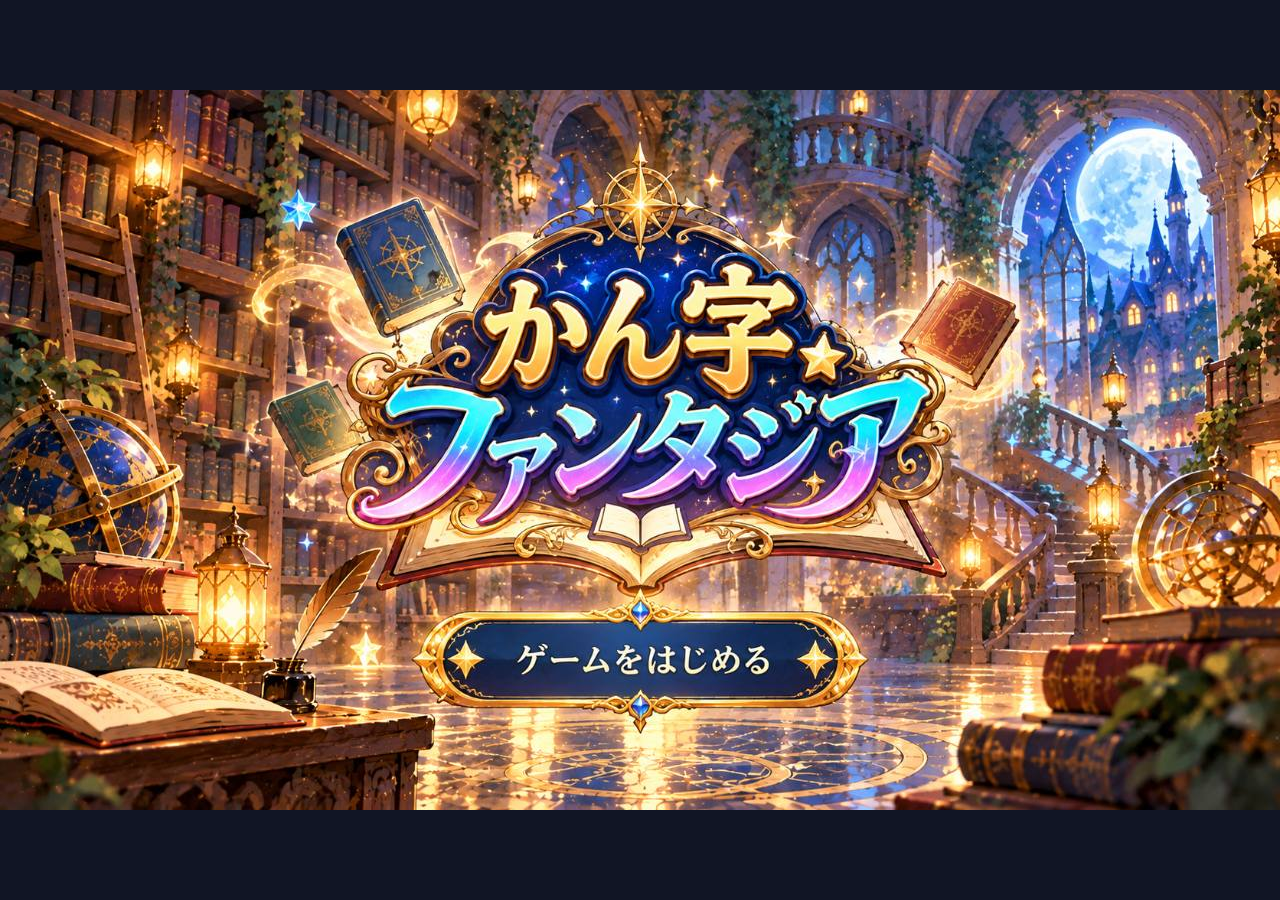
<file: gas/Game.html>
<!doctype html><html lang="ja"><head><meta charset="utf-8"><meta name="viewport" content="width=device-width,initial-scale=1,viewport-fit=cover"><title>かん字ファンタジア</title><style>
:root{font-family:"UD デジタル 教科書体 N-R","Yu Gothic",Meiryo,sans-serif;color:#273450;background:#eef5ff}*{box-sizing:border-box}body{margin:0}main{max-width:820px;margin:auto;padding:16px 14px 90px}h1{text-align:center;color:#345db4;font-size:clamp(24px,5vw,35px);margin:15px 0}h2{font-size:21px;margin:8px 0 14px}.card{background:#fff;border:2px solid #dce7f7;border-radius:22px;padding:19px;margin:13px 0;box-shadow:0 5px 12px #324d7610}.muted{color:#63738c}.row{display:flex;align-items:center;justify-content:space-between;gap:10px;flex-wrap:wrap}.stack{display:grid;gap:12px}button,input,select{font:inherit}button{cursor:pointer;border:2px solid #d5e1f3;background:#fff;color:#243c66;border-radius:14px;padding:11px 16px;font-weight:800;min-height:47px}button:disabled{opacity:.45;cursor:default}.primary{background:#3874db;color:#fff;border-color:#3874db}.secondary{background:#eaf2ff}.small{font-size:14px;min-height:38px;padding:6px 10px}.full{width:100%}.grid{display:grid;grid-template-columns:repeat(8,minmax(0,1fr));gap:7px}.kanji{padding:0;min-height:54px;font-size:clamp(19px,4vw,28px);border-radius:12px}.kanji.on{background:#d7eaff;border-color:#4486e8}.badge{background:#edf4ff;border-radius:50px;padding:7px 12px;font-weight:800}.question{font-size:clamp(34px,8vw,59px);font-weight:800;text-align:center;padding:34px 8px 22px}.choices{display:grid;gap:12px}.choice{font-size:clamp(21px,5vw,29px);padding:18px 8px}.choice.correct{background:#dbf7df;border-color:#3fbd73}.choice.wrong{background:#ffe0e0;border-color:#e36b70}.feedback{text-align:center;font-size:22px;font-weight:800;min-height:35px;margin-top:12px}.good{color:#168651}.bad{color:#c34242}.big{text-align:center;font-size:48px;font-weight:900}.star{color:#e4a01c}.progress{height:13px;background:#e6ecf5;border-radius:10px;overflow:hidden}.progress>div{height:100%;background:#5d9af0}.tiles{display:grid;grid-template-columns:repeat(5,1fr);gap:9px}.tile{min-height:110px;border-radius:13px;background:#eef3fa;display:grid;place-items:center;text-align:center;padding:8px}.notice{background:#fff2d9;border:1px solid #e5bb5b;padding:12px;border-radius:12px;margin:10px 0}.login{display:grid;grid-template-columns:1fr 1fr;gap:12px}.login label{font-weight:700}.login input,.login select{display:block;width:100%;margin-top:6px;padding:12px;border-radius:12px;border:2px solid #cddcf0;font-size:18px}.buttons{display:flex;gap:8px;flex-wrap:wrap}.buttons>*{flex:1}.foot{font-size:12px;color:#68758d;margin-top:18px}@media(max-width:520px){.grid{grid-template-columns:repeat(6,minmax(0,1fr))}.tiles{grid-template-columns:repeat(3,1fr)}.card{padding:14px}.kanji{min-height:51px}.login{grid-template-columns:1fr 1fr}}

[hidden]{display:none!important}button:focus-visible,a:focus-visible,select:focus-visible{outline:4px solid #955200;outline-offset:3px}body{font-size:18px}button{min-height:52px}.small{font-size:16px;min-height:48px}.kanji{font-size:28px;min-height:60px}.kanji.on::after{content:'✓';font-size:14px;margin-left:3px}.question{padding:12px 8px;font-size:clamp(34px,4.5vw,52px)}.choices{grid-template-columns:repeat(3,minmax(0,1fr));gap:14px}.choice{min-height:100px;font-size:24px;overflow-wrap:anywhere}.feedback{font-size:26px;min-height:48px}.foot{font-size:14px}.notice{overflow-wrap:anywhere}.play-card .muted{text-align:center;margin:4px 0 10px}.question-toolbar{display:flex;justify-content:space-between;align-items:center;gap:12px}.user-header{position:sticky;top:0;z-index:3;background:#eef5ff;padding:8px 0}.result-links{display:flex;flex-wrap:wrap;gap:12px}.result-links>*{flex:1}a.button{display:inline-flex;align-items:center;justify-content:center;border:2px solid #d5e1f3;background:#eaf2ff;color:#243c66;border-radius:14px;padding:11px 16px;font-weight:bold;min-height:52px;text-decoration:none}.feedback.good{background:#dbf7df;border-radius:12px}.feedback.bad{background:#ffe0e0;border-radius:12px}main{max-width:1060px;padding-bottom:28px}.loading-card{text-align:center}.summary{font-size:18px}.summary li{margin:7px 0}.star{color:#936600}@media(max-width:700px){.choices{grid-template-columns:1fr}.choice{min-height:64px;padding:12px}.grid{grid-template-columns:repeat(6,minmax(0,1fr))}.user-header{position:static}.question{font-size:36px}.card{padding:14px}}@media(prefers-reduced-motion:reduce){*{scroll-behavior:auto!important}}

.reading-reinforcement { background: #fff; text-align: center; padding: 12px; overflow-wrap: anywhere; }
.remember-word { color: #1e2f50; font-size: clamp(30px, 5vw, 46px); font-weight: 800; }
.remember-reading { color: #124db0; font-size: clamp(36px, 6vw, 54px); font-weight: 800; }


.question ruby, .remember-word ruby { ruby-align: center; }
.question rt, .remember-word rt { font-size: .42em; font-weight: 700; }

/* Reserve the same word, verdict and reading space before and after an answer. */
.answer-display { text-align: center; }
.answer-display .feedback { margin: 8px 0 0; min-height: 48px; }
.answer-display .question { margin: 0; padding: 10px 8px; line-height: 1.6; overflow-wrap: anywhere; }
.reading-slot { display: grid; align-items: center; padding: 0 8px 12px; }
.reading-slot > * { grid-area: 1 / 1; }
.reading-slot .remember-reading { line-height: 1.4; overflow-wrap: anywhere; }
.play-card .reading-prompt { margin: 0; }

.buttons { max-width: 100%; }
.buttons > button { flex: 0 0 auto; white-space: nowrap; min-height: 48px; }

.gold-star { color: #936600; }
.white-star { color: #fff; -webkit-text-stroke: 1px #60708a; text-shadow: 0 1px 2px #60708a; }
.reward-rule { background: #f1f6ff; padding: 12px; border-radius: 12px; line-height: 1.8; margin: 0; }

body.title-mode { background: #111525; }
body.title-mode main { max-width: none; margin: 0; padding: 0; }
.title-screen { min-height: 100svh; display: grid; place-items: center; }
.title-art { width: min(100%, calc(100svh * 16 / 9)); position: relative; aspect-ratio: 16 / 9; }
.title-art img { display: block; width: 100%; height: 100%; object-fit: contain; }
.title-start { position: absolute; left: 32%; top: 72%; width: 36%; height: 16%; min-height: 48px; padding: 0; background: transparent; border: 0; border-radius: 999px; }
.title-start:hover { box-shadow: 0 0 24px #ffe49c; }
.title-start:focus-visible { outline: 4px solid #fff3ba; outline-offset: 2px; }
.visually-hidden { position: absolute; width: 1px; height: 1px; padding: 0; margin: -1px; overflow: hidden; clip-path: inset(50%); white-space: nowrap; }

/* 50音入力式：従来の三択画面には影響させない */
.kana-play .answer-display .question{padding:2px 8px;font-size:clamp(30px,4vw,46px)}
.kana-play .answer-display .feedback{margin-top:2px;min-height:36px}
.kana-play .reading-slot{padding-bottom:4px}
.kana-play .remember-reading{font-size:clamp(25px,4vw,38px)}
.kana-play .choices{display:block}
.kana-answer-row{display:grid;grid-template-columns:minmax(0,1fr) auto;gap:10px;align-items:stretch;margin:4px 0 10px}
.kana-answer{border:3px solid #9cbbe9;border-radius:13px;min-height:54px;display:flex;align-items:center;justify-content:center;font-size:clamp(22px,4vw,34px);font-weight:800;overflow-wrap:anywhere;padding:5px 10px;text-align:center}
.kana-answer.empty{color:#8795aa;font-size:clamp(15px,2.4vw,20px)}
.kana-keyboard{display:grid;gap:4px}
.kana-row{display:grid;grid-template-columns:repeat(5,minmax(0,1fr));gap:5px}
.kana-keyboard .kana-key{min-width:0;min-height:44px;padding:3px 1px;border-radius:10px;font-size:clamp(18px,3vw,27px);touch-action:manipulation}
.kana-tools{display:grid;grid-template-columns:repeat(5,minmax(0,1fr));gap:5px;margin-top:4px}
.kana-tools .kana-key{font-size:clamp(12px,1.8vw,18px);background:#eaf2ff}
.kana-spacer{min-width:0}
.kana-play .kana-keyboard button:disabled{opacity:.4}
@media(max-height:760px) and (min-width:700px){
.kana-play.card{padding:10px 16px;margin:5px 0}
.kana-play .kana-keyboard .kana-key{min-height:34px}
.kana-play .answer-display .question{line-height:1.2}
.kana-play .answer-display .feedback{min-height:30px;font-size:21px}
.kana-play .reading-slot{padding-bottom:0}
.kana-play .kana-answer{min-height:43px}
.kana-play .kana-answer-row{margin:2px 0 5px}
.kana-play .kana-keyboard{gap:2px}
.kana-play .kana-row{gap:4px}
}

.teacher-test-panel{margin-top:14px;padding:15px;border:2px dashed #4476bc;border-radius:15px;background:#f0f7ff}.teacher-test-panel h3{margin:0 0 8px}.teacher-test-panel p{margin:0 0 12px}

/* 縦50音表：右端あ行、左端わ行。タブレット横画面で全キーを一覧表示 */
.kana-columns{display:grid;grid-template-columns:repeat(10,minmax(0,1fr));gap:4px;direction:ltr}
.kana-column{display:grid;grid-template-rows:repeat(5,minmax(0,1fr));gap:4px;min-width:0}
.kana-columns .kana-key{width:100%;min-height:clamp(36px,5.4vh,56px);font-size:clamp(18px,2.5vw,28px)}
.kana-columns .kana-spacer{min-height:36px}
.kana-play .reading-prompt{font-size:clamp(16px,2vw,22px);font-weight:700}
@media(max-height:760px) and (min-width:700px){.kana-columns .kana-key{min-height:clamp(32px,5vh,42px)}.kana-columns .kana-spacer{min-height:32px}}

/* v4.1: 横向きタブレット・PCの50音入力画面をスクロールなしに収める */
@media (min-width:701px) and (max-height:900px){
  body:has(.kana-play){height:100dvh;overflow:hidden}
  body:has(.kana-play) main{height:100dvh;max-height:100dvh;display:flex;flex-direction:column;padding:5px 12px 4px;overflow:hidden}
  body:has(.kana-play) main>h1{font-size:20px;line-height:1.15;margin:1px 0 3px;flex:none}
  body:has(.kana-play) .user-header{padding:2px 0 4px;flex:none;font-size:14px;min-height:36px}
  body:has(.kana-play) .user-header .badge{padding:3px 8px}
  body:has(.kana-play) .user-header .small{min-height:30px;padding:2px 8px;font-size:13px}
  body:has(.kana-play) .foot{display:none}
  body:has(.kana-play) .kana-play.card{flex:1;min-height:0;margin:2px 0 0;padding:7px 12px;border-radius:14px;display:flex;flex-direction:column;overflow:hidden}
  .kana-play .question-toolbar{min-height:30px;font-size:15px}
  .kana-play .question-toolbar .small{min-height:28px;padding:1px 9px;font-size:13px}
  .kana-play .progress{height:7px;flex:none;margin:3px 0}
  .kana-play .answer-display{flex:none}
  .kana-play .answer-display .feedback{min-height:24px;margin:0;font-size:18px;line-height:24px}
  .kana-play .answer-display .question{font-size:clamp(26px,4vh,36px);line-height:1.1;padding:0 6px}
  .kana-play .reading-slot{padding:0 6px 3px;min-height:26px}
  .kana-play .remember-reading{font-size:23px;line-height:1.1}
  .kana-play .reading-prompt{font-size:15px;line-height:1.25}
  .kana-play .choices{flex:1;min-height:0;display:flex;flex-direction:column;gap:0}
  .kana-play .kana-answer-row{flex:none;margin:3px 0 5px;gap:7px}
  .kana-play .kana-answer{min-height:38px;font-size:24px;padding:2px 8px}
  .kana-play .kana-answer.empty{font-size:16px}
  .kana-play #kana-submit{min-height:38px;padding:3px 12px;font-size:16px}
  .kana-play .kana-keyboard{flex:1;min-height:0;display:flex;flex-direction:column;gap:4px}
  .kana-play .kana-columns{flex:1;min-height:0;gap:4px}
  .kana-play .kana-column{min-height:0;grid-template-rows:repeat(5,minmax(0,1fr));gap:4px}
  .kana-play .kana-columns .kana-key{height:100%;min-height:0;padding:0 1px;font-size:clamp(18px,3.4vh,25px);border-radius:8px}
  .kana-play .kana-columns .kana-spacer{min-height:0}
  .kana-play .kana-tools{flex:none;margin:0;gap:4px}
  .kana-play .kana-tools .kana-key{min-height:35px;padding:2px;font-size:clamp(12px,2vh,16px);border-radius:8px}
}

/* v4.5: 左に変換キー、中央に50音、右に削除・決定。タブレット横画面向け */
.kana-play .kana-keyboard{display:grid;grid-template-columns:minmax(95px,1.3fr) minmax(0,10fr) minmax(110px,1.65fr);gap:6px;align-items:stretch}
.kana-play .kana-side{display:grid;gap:5px;min-height:0}
.kana-play .kana-side-left{grid-template-rows:repeat(4,minmax(0,1fr))}
.kana-play .kana-side-right{grid-template-rows:1fr 1fr 1.35fr}
.kana-play .kana-side .kana-key{width:100%;height:100%;min-height:0;padding:2px 3px;border-radius:9px;font-size:clamp(12px,1.8vw,19px);line-height:1.15;white-space:normal;touch-action:manipulation}
.kana-play .kana-side .kana-key small{display:block;font-size:.68em}
.kana-play .kana-side-left .kana-key{background:#e9ddff}
.kana-play .kana-side-right .kana-key:not(.primary){background:#e0efff}
.kana-play .kana-side-right #kana-submit{background:#f35b9c;color:white;font-weight:800;font-size:clamp(13px,1.9vw,20px)}
.kana-play .kana-side-right #kana-submit:disabled{opacity:.4}
.kana-play .kana-answer-row{display:block}
.kana-play .kana-columns{min-width:0;min-height:0}
@media(min-width:701px) and (max-height:900px){
  .kana-play .kana-keyboard{display:grid;grid-template-columns:minmax(88px,1.3fr) minmax(0,10fr) minmax(105px,1.65fr);gap:5px}
  .kana-play .kana-side{gap:4px}
  .kana-play .kana-side .kana-key{min-height:0;height:100%;font-size:clamp(12px,2.4vh,19px)}
  .kana-play .kana-side-right #kana-submit{font-size:clamp(12px,2.4vh,19px)}
}
</style></head><body><main id="app"><section class="card loading-card"><h1>じゅんびちゅう…</h1></section></main><script>window.__KANJI_CSV__="﻿番号,対象漢字,出題語彙,正しい読み,間違い①（候補）,間違い②（候補）,確認状況\r\n1,木,木のみ,きのみ,もくのみ,ぼくのみ,要確認（語彙変更：りんごの木）\r\n2,木,木かげ,こかげ,きかげ,もくかげ,要確認（個別提案）\r\n3,木,木曜日,もくようび,ぼくようび,きようび,要確認（個別提案）\r\n4,木,木の葉,このは,きのは,もくのは,要確認（個別提案）\r\n5,木,大木,たいぼく,たいもく,だいもく,要確認（個別提案）\r\n6,大,大きい,おおきい,だいきい,たいきい,要確認（個別提案）\r\n7,大,大雨,おおあめ,だいう,たいあめ,要確認（個別提案）\r\n8,大,大声,おおごえ,だいこえ,たいごえ,要確認（個別提案）\r\n9,大,大学,だいがく,おおがく,たいがく,要確認（個別提案）\r\n10,大,大人,おとな,だいじん,たいじん,要確認（個別提案）\r\n11,小,小さい,ちいさい,しょうさい,こさい,要確認（個別提案）\r\n12,小,小川,おがわ,しょうがわ,ちいかわ,要確認（個別提案）\r\n13,小,小石,こいし,しょういし,ちいいし,要確認（個別提案）\r\n14,小,小学校,しょうがっこう,こがっこう,ちいがっこう,要確認（個別提案）\r\n15,小,小学生,しょうがくせい,こがくせい,ちいがくせい,要確認（個別提案）\r\n16,一,一つ,ひとつ,いちつ,いつつ,要確認（個別提案）\r\n17,一,一人,ひとり,いちにん,ひとにん,要確認（個別提案）\r\n18,一,一日中,いちにちじゅう,ひとにちじゅう,いつにちじゅう,要確認（個別提案）\r\n19,一,一年,いちねん,ひとねん,いつねん,要確認（個別提案）\r\n20,一,一ばん,いちばん,ひとばん,いつばん,要確認（個別提案）\r\n21,二,二つ,ふたつ,につ,ふたつう,要確認（個別提案）\r\n22,二,二人,ふたり,ににん,ふたりん,要確認（個別提案）\r\n23,二,二日,ふつか,ににち,ふたにち,要確認（個別提案）\r\n24,二,二年,にねん,ふたねん,にとし,要確認（個別提案）\r\n25,二,二本,にほん,ふたほん,にぼん,要確認（個別提案）\r\n26,三,三つ,みっつ,さんつ,みつ,要確認（個別提案）\r\n27,三,三人,さんにん,みにん,みっにん,要確認（個別提案）\r\n28,三,三日,みっか,さんにち,みっにち,要確認（個別提案）\r\n29,三,三年,さんねん,みねん,さんとし,要確認（個別提案）\r\n30,三,三本,さんぼん,みほん,さんほん,要確認（個別提案）\r\n31,四,四つ,よっつ,しつ,よんつ,要確認（個別提案）\r\n32,四,四人,よにん,しにん,よんにん,要確認（個別提案）\r\n33,四,四日,よっか,しにち,よんか,要確認（個別提案）\r\n34,四,四月,しがつ,よんがつ,よがつ,要確認（個別提案）\r\n35,四,四本,よんほん,しほん,よほん,要確認（個別提案）\r\n36,五,五つ,いつつ,ごつ,いつご,要確認（個別提案）\r\n37,五,五人,ごにん,いつにん,ごじん,要確認（個別提案）\r\n38,五,五日,いつか,ごにち,いつにち,要確認（個別提案）\r\n39,五,五年,ごねん,いつねん,ごとし,要確認（個別提案）\r\n40,五,五本,ごほん,いつほん,ごぼん,要確認（個別提案）\r\n41,六,六つ,むっつ,ろくつ,むつ,要確認（個別提案）\r\n42,六,六人,ろくにん,むにん,ろっにん,要確認（個別提案）\r\n43,六,六日,むいか,ろくにち,むいにち,要確認（個別提案）\r\n44,六,六年,ろくねん,むねん,ろっねん,要確認（個別提案）\r\n45,六,六本,ろっぽん,むほん,ろくほん,要確認（個別提案）\r\n46,七,七つ,ななつ,しちつ,ななっつ,要確認（個別提案）\r\n47,七,七月,しちがつ,なながつ,なのがつ,要確認（個別提案）\r\n48,七,七日,なのか,しちにち,ななか,要確認（個別提案）\r\n49,七,七年,しちねん,ななねん,なのねん,要確認（個別提案）\r\n50,七,七本,ななほん,しちほん,ななぼん,要確認（個別提案）\r\n51,八,八つ,やっつ,はちつ,はちっつ,要確認（選択肢の自然さ・別解）\r\n52,八,八人,はちにん,やにん,はちにっ,要確認（選択肢の自然さ・別解）\r\n53,八,八日,ようか,よおか,ゆうか,要確認（選択肢の自然さ・別解）\r\n54,八,八年,はちねん,やねん,はちねっ,要確認（選択肢の自然さ・別解）\r\n55,八,八本,はっぽん,はほんん,はっぽっ,要確認（選択肢の自然さ・別解）\r\n56,九,九つ,ここのつ,きゅうつ,しこのつ,要確認（選択肢の自然さ・別解）\r\n57,九,九人,きゅうにん,もくゅうにん,ここのにん,要確認（選択肢の自然さ・別解）\r\n58,九,九日,ここのか,きゅうか,しこのか,要確認（選択肢の自然さ・別解）\r\n59,九,九年,きゅうねん,もくゅうねん,ここのねん,要確認（選択肢の自然さ・別解）\r\n60,九,九本,きゅうほん,もくゅうほん,ここのほん,要確認（選択肢の自然さ・別解）\r\n61,十,八十,はちじゅう,はちじっ,はちとお,要確認（選択肢の自然さ・別解）\r\n62,十,十人,じゅうにん,じっにん,とおにん,要確認（選択肢の自然さ・別解）\r\n63,十,十日,とおか,じゅうか,とごか,要確認（選択肢の自然さ・別解）\r\n64,十,十年,じゅうねん,じっねん,とおねん,要確認（選択肢の自然さ・別解）\r\n65,十,十月,じゅうがつ,じっがつ,とおがつ,要確認（選択肢の自然さ・別解）\r\n66,子,子ども,こども,しども,じども,要確認（選択肢の自然さ・別解）\r\n67,子,男の子,おとこのこ,おとしのこ,ごとこのこ,要確認（選択肢の自然さ・別解）\r\n68,子,女子,じょし,じょこ,こょし,要確認（選択肢の自然さ・別解）\r\n69,子,子犬,こいぬ,しいぬ,じいぬ,要確認（選択肢の自然さ・別解）\r\n70,子,王子,おうじ,ごうじ,おうこ,要確認（選択肢の自然さ・別解）\r\n71,空,ほし空,ほしぞら,ほしそら,ほしくう,要確認（今回指定の語彙・誤答を更新）\r\n72,空,青空,あおぞら,せいぞら,あごぞら,要確認（選択肢の自然さ・別解）\r\n73,空,空きばこ,あきばこ,そらきばこ,くうきばこ,要確認（選択肢の自然さ・別解）\r\n74,空,空気,くうき,くうもく,そらき,要確認（選択肢の自然さ・別解）\r\n75,空,空中,くうちゅう,そらちゅう,あちゅう,要確認（選択肢の自然さ・別解）\r\n76,先,先生,せんせい,せんしょう,さきせい,要確認（選択肢の自然さ・別解）\r\n77,先,先に,さきに,さもくに,せんに,要確認（選択肢の自然さ・別解）\r\n78,先,先っぽ,さきっぽ,さきほん,さもくっぽ,要確認（選択肢の自然さ・別解）\r\n79,先,先月,せんげつ,さきげつ,せっげつ,要確認（選択肢の自然さ・別解）\r\n80,先,先頭,せんとう,さきとう,せっとう,要確認（選択肢の自然さ・別解）\r\n81,生,生む,うむ,いむ,せいむ,要確認（選択肢の自然さ・別解）\r\n82,生,生きる,いきる,いもくる,うきる,要確認（選択肢の自然さ・別解）\r\n83,生,生まれる,うまれる,いまれる,せいまれる,要確認（選択肢の自然さ・別解）\r\n84,生,一年生,いちねんせい,いちねんしょう,いちねんい,要確認（選択肢の自然さ・別解）\r\n85,生,生きもの,いきもの,いもくもの,うきもの,要確認（選択肢の自然さ・別解）\r\n86,男,男の子,おとこのこ,おとしのこ,ごとこのこ,要確認（選択肢の自然さ・別解）\r\n87,男,男の人,おとこのひと,おとこのいち,おとこのにちと,要確認（選択肢の自然さ・別解）\r\n88,男,男子,だんし,おとこし,なんし,要確認（選択肢の自然さ・別解）\r\n89,男,長男,ちょうなん,じょうなん,ちょうおとこ,要確認（選択肢の自然さ・別解）\r\n90,男,男らしい,おとこらしい,おとしらしい,ごとこらしい,要確認（選択肢の自然さ・別解）\r\n91,女,女の子,おんなのこ,おんなのし,ごんなのこ,要確認（選択肢の自然さ・別解）\r\n92,女,女の人,おんなのひと,おんなのいち,おんなのにちと,要確認（選択肢の自然さ・別解）\r\n93,女,女子,じょし,おんなし,にょし,要確認（選択肢の自然さ・別解）\r\n94,女,女せい,じょせい,じょしょう,おんなせい,要確認（選択肢の自然さ・別解）\r\n95,女,長女,ちょうじょ,じょうじょ,ちょうおんな,要確認（選択肢の自然さ・別解）\r\n96,手,手ぶくろ,てぶくろ,しゅぶくろ,ずぶくろ,要確認（今回指定の語彙・誤答を更新）\r\n97,手,手のひら,てのひら,しゅのひら,てのにちら,要確認（選択肢の自然さ・別解）\r\n98,手,右手,みぎて,うて,みぎしゅ,要確認（選択肢の自然さ・別解）\r\n99,手,左手,ひだりて,さて,ひだりしゅ,要確認（選択肢の自然さ・別解）\r\n100,手,手紙,てがみ,しゅがみ,ずがみ,要確認（選択肢の自然さ・別解）\r\n101,天,天気,てんき,しゅんき,てんもく,要確認（選択肢の自然さ・別解）\r\n102,天,天の川,あまのがわ,てんのがわ,あまのかわ,要確認（選択肢の自然さ・別解）\r\n103,天,天国,てんごく,しゅんごく,あまごく,要確認（選択肢の自然さ・別解）\r\n104,天,天才,てんさい,しゅんさい,あまさい,要確認（選択肢の自然さ・別解）\r\n105,天,天気雨,てんきあめ,てんきう,しゅんきあめ,要確認（選択肢の自然さ・別解）\r\n106,青,青い,あおい,せいい,あごい,要確認（選択肢の自然さ・別解）\r\n107,青,青空,あおぞら,せいぞら,あごぞら,要確認（選択肢の自然さ・別解）\r\n108,青,青虫,あおむし,せいむし,あごむし,要確認（選択肢の自然さ・別解）\r\n109,青,青色,あおいろ,せいいろ,あごいろ,要確認（選択肢の自然さ・別解）\r\n110,青,青しんごう,あおしんごう,せいしんごう,あごしんごう,要確認（選択肢の自然さ・別解）\r\n111,文,文づくり,ぶんづくり,もんづくり,ふみづくり,要確認（今回指定の語彙・誤答を更新）\r\n112,文,作文,さくぶん,さくもん,さくふみ,要確認（選択肢の自然さ・別解）\r\n113,文,文字,もじ,もし,もじん,要確認（選択肢の自然さ・別解）\r\n114,文,文ぼうぐ,ぶんぼうぐ,もんぼうぐ,ふみぼうぐ,要確認（選択肢の自然さ・別解）\r\n115,文,文しょう,ぶんしょう,ぶんせい,もんしょう,要確認（選択肢の自然さ・別解）\r\n116,字,文字,もじ,もあざ,もし,要確認（選択肢の自然さ・別解）\r\n117,字,しゅう字,しゅうじ,しゅうあざ,しゅおじ,要確認（選択肢の自然さ・別解）\r\n118,字,一文字,ひともじ,いちもじ,にちともじ,要確認（選択肢の自然さ・別解）\r\n119,字,数字,すうじ,すうあざ,すおじ,要確認（選択肢の自然さ・別解）\r\n120,字,かん字,かんじ,かんあざ,かっじ,要確認（選択肢の自然さ・別解）\r\n121,正,正しい,ただしい,でんだしい,しょうしい,要確認（選択肢の自然さ・別解）\r\n122,正,正月,しょうがつ,せいがつ,ただがつ,要確認（選択肢の自然さ・別解）\r\n123,正,正しく,ただしく,でんだしく,しょうしく,要確認（選択肢の自然さ・別解）\r\n124,正,正かい,せいかい,しょうかい,ただかい,要確認（選択肢の自然さ・別解）\r\n125,正,正門,せいもん,しょうもん,ただもん,要確認（選択肢の自然さ・別解）\r\n126,見,見る,みる,けんる,にる,要確認（選択肢の自然さ・別解）\r\n127,見,見える,みえる,けんえる,にえる,要確認（選択肢の自然さ・別解）\r\n128,見,見つける,みつける,けんつける,みちける,要確認（選択肢の自然さ・別解）\r\n129,見,見学,けんがく,みがく,けっがく,要確認（選択肢の自然さ・別解）\r\n130,見,花見,はなみ,かみ,はなけん,要確認（選択肢の自然さ・別解）\r\n131,学,学校,がっこう,がくこう,がこう,要確認（選択肢の自然さ・別解）\r\n132,学,学ぶ,まなぶ,がくぶ,ななぶ,要確認（選択肢の自然さ・別解）\r\n133,学,見学,けんがく,けんまな,けっがく,要確認（選択肢の自然さ・別解）\r\n134,学,学しゅう,がくしゅう,まなしゅう,がくしゅお,要確認（選択肢の自然さ・別解）\r\n135,学,学年,がくねん,まなねん,がくねっ,要確認（選択肢の自然さ・別解）\r\n136,校,学校,がっこう,がくこう,がこう,要確認（選択肢の自然さ・別解）\r\n137,校,校てい,こうてい,こうしゅい,しうてい,要確認（選択肢の自然さ・別解）\r\n138,校,校門,こうもん,しうもん,こうもっ,要確認（選択肢の自然さ・別解）\r\n139,校,小学校,しょうがっこう,しょうがくこう,しょうがこう,要確認（選択肢の自然さ・別解）\r\n140,校,校しゃ,こうしゃ,しうしゃ,こおしゃ,要確認（選択肢の自然さ・別解）\r\n141,山,山びこ,やまびこ,さんびこ,ざんびこ,要確認（今回指定の語彙・誤答を更新）\r\n142,山,山道,やまみち,さんみち,ざんみち,要確認（選択肢の自然さ・別解）\r\n143,山,火山,かざん,かやま,かさん,要確認（選択肢の自然さ・別解）\r\n144,山,山のぼり,やまのぼり,さんのぼり,ざんのぼり,要確認（選択肢の自然さ・別解）\r\n145,山,ふじ山,ふじさん,ふじやま,ふじざん,要確認（選択肢の自然さ・別解）\r\n146,水,水あそび,みずあそび,すいあそび,みづあそび,要確認（今回指定の語彙・誤答を更新）\r\n147,水,水玉,みずたま,すいたま,みずでんま,要確認（選択肢の自然さ・別解）\r\n148,水,水中,すいちゅう,みずちゅう,すいちゅお,要確認（選択肢の自然さ・別解）\r\n149,水,水車,すいしゃ,すせきゃ,みずしゃ,要確認（選択肢の自然さ・別解）\r\n150,水,水色,みずいろ,すいいろ,みづいろ,要確認（選択肢の自然さ・別解）\r\n151,雨,雨ぐも,あまぐも,うぐも,あまくも,要確認（今回指定の語彙・誤答を更新）\r\n152,雨,大雨,おおあめ,だいあめ,おおう,要確認（選択肢の自然さ・別解）\r\n153,雨,小雨,こさめ,しさめ,こざめ,要確認（選択肢の自然さ・別解）\r\n154,雨,雨水,あまみず,あますい,あめみず,要確認（選択肢の自然さ・別解）\r\n155,雨,雨天,うてん,うしゅん,あめてん,要確認（選択肢の自然さ・別解）\r\n156,上,上ぎ,うわぎ,じょうぎ,うえぎ,要確認（今回指定の語彙・誤答を更新）\r\n157,上,上がる,あがる,うえがる,のぼがる,要確認（選択肢の自然さ・別解）\r\n158,上,上る,のぼる,うえる,ある,要確認（選択肢の自然さ・別解）\r\n159,上,年上,としうえ,ねんうえ,としあ,要確認（選択肢の自然さ・別解）\r\n160,上,上手,じょうず,ちょうず,うえず,要確認（選択肢の自然さ・別解）\r\n161,下,下じき,したじき,げじき,しもじき,要確認（今回指定の語彙・誤答を更新）\r\n162,下,下がる,さがる,したがる,おがる,要確認（選択肢の自然さ・別解）\r\n163,下,下りる,おりる,ごりる,したりる,要確認（選択肢の自然さ・別解）\r\n164,下,下る,くだる,したる,さる,要確認（選択肢の自然さ・別解）\r\n165,下,地下,ちか,ちした,ちさ,要確認（選択肢の自然さ・別解）\r\n166,日,日曜日,にちようび,ひようび,じつようび,要確認（選択肢の自然さ・別解）\r\n167,日,日かげ,ひかげ,にちかげ,ひひげ,要確認（選択肢の自然さ・別解）\r\n168,日,毎日,まいにち,まいひ,まいじつ,要確認（選択肢の自然さ・別解）\r\n169,日,日記,にっき,にっもく,にんき,要確認（選択肢の自然さ・別解）\r\n170,日,日光,にっこう,にこう,にっしう,要確認（選択肢の自然さ・別解）\r\n171,火,火花,ひばな,かばな,ほばな,要確認（今回指定の語彙・誤答を更新）\r\n172,火,火山,かざん,ひざん,かざっ,要確認（選択肢の自然さ・別解）\r\n173,火,花火,はなび,かび,はなひ,要確認（選択肢の自然さ・別解）\r\n174,火,火曜日,かようび,ひようび,かよおび,要確認（選択肢の自然さ・別解）\r\n175,火,火じ,かじ,ひじ,かし,要確認（選択肢の自然さ・別解）\r\n176,田,田んぼ,たんぼ,でんんぼ,たっぼ,要確認（選択肢の自然さ・別解）\r\n177,田,田うえ,たうえ,でんうえ,たおえ,要確認（選択肢の自然さ・別解）\r\n178,田,田はた,たはた,でんはた,たはたん,要確認（選択肢の自然さ・別解）\r\n179,田,水田,すいでん,すいた,すいでっ,要確認（選択肢の自然さ・別解）\r\n180,田,田んぼ道,たんぼみち,でんんぼみち,たっぼみち,要確認（選択肢の自然さ・別解）\r\n181,川,川あそび,かわあそび,せんあそび,がわあそび,要確認（今回指定の語彙・誤答を更新）\r\n182,川,小川,おがわ,ごがわ,おかわ,要確認（選択肢の自然さ・別解）\r\n183,川,川上,かわかみ,せんかみ,がわかみ,要確認（選択肢の自然さ・別解）\r\n184,川,川下,かわしも,せんしも,がわしも,要確認（選択肢の自然さ・別解）\r\n185,川,天の川,あまのがわ,あまのかわ,あまのせん,要確認（選択肢の自然さ・別解）\r\n186,竹,竹うま,たけうま,ちくうま,たかうま,要確認（今回指定の語彙・誤答を更新）\r\n187,竹,竹林,ちくりん,たけりん,ちくりっ,要確認（選択肢の自然さ・別解）\r\n188,竹,竹の子,たけのこ,たけのし,でんけのこ,要確認（選択肢の自然さ・別解）\r\n189,竹,竹やぶ,たけやぶ,でんけやぶ,ちくやぶ,要確認（選択肢の自然さ・別解）\r\n190,竹,竹ざお,たけざお,たけざご,でんけざお,要確認（選択肢の自然さ・別解）\r\n191,月,月あかり,つきあかり,げつあかり,がつあかり,要確認（今回指定の語彙・誤答を更新）\r\n192,月,月曜日,げつようび,つきようび,がつようび,要確認（選択肢の自然さ・別解）\r\n193,月,先月,せんげつ,せんつき,せんがつ,要確認（選択肢の自然さ・別解）\r\n194,月,一月,いちがつ,いちつき,いちげつ,要確認（選択肢の自然さ・別解）\r\n195,月,月見,つきみ,げつみ,つもくみ,要確認（選択肢の自然さ・別解）\r\n196,車,車こ,しゃこ,くるまこ,しゃぐるま,要確認（今回指定の語彙・誤答を更新）\r\n197,車,電車,でんしゃ,でんくるま,でっしゃ,要確認（選択肢の自然さ・別解）\r\n198,車,水車,すいしゃ,すせきゃ,すいくるま,要確認（選択肢の自然さ・別解）\r\n199,車,車いす,くるまいす,しゃいす,ぐるまいす,要確認（選択肢の自然さ・別解）\r\n200,車,じどう車,じどうしゃ,じどうくるま,じどおしゃ,要確認（選択肢の自然さ・別解）\r\n201,人,人げん,にんげん,じんげん,ひとげん,要確認（今回指定の語彙・誤答を更新）\r\n202,人,一人,ひとり,いちり,にちとり,要確認（選択肢の自然さ・別解）\r\n203,人,二人,ふたり,にり,ふでんり,要確認（選択肢の自然さ・別解）\r\n204,人,大人,おとな,ごとな,うとな,要確認（選択肢の自然さ・別解）\r\n205,人,人ごみ,ひとごみ,いちごみ,にちとごみ,要確認（選択肢の自然さ・別解）\r\n206,気,天気,てんき,しゅんき,てんもく,要確認（選択肢の自然さ・別解）\r\n207,気,元気,げんき,げんもく,げんけ,要確認（選択肢の自然さ・別解）\r\n208,気,空気,くうき,くうもく,くうけ,要確認（選択肢の自然さ・別解）\r\n209,気,気もち,きもち,もくもち,けもち,要確認（選択肢の自然さ・別解）\r\n210,気,人気,にんき,にんもく,にんけ,要確認（選択肢の自然さ・別解）\r\n211,糸,糸でんわ,いとでんわ,しでんわ,いどでんわ,要確認（今回指定の語彙・誤答を更新）\r\n212,糸,毛糸,けいと,けし,けいとん,要確認（選択肢の自然さ・別解）\r\n213,糸,糸まき,いとまき,いとまもく,しまき,要確認（選択肢の自然さ・別解）\r\n214,糸,糸くず,いとくず,しくず,いとくづ,要確認（選択肢の自然さ・別解）\r\n215,糸,糸車,いとぐるま,しぐるま,いとぐるな,要確認（選択肢の自然さ・別解）\r\n216,目,目ざまし,めざまし,もくざまし,まざまし,要確認（今回指定の語彙・誤答を更新）\r\n217,目,目玉,めだま,もくだま,めたま,要確認（選択肢の自然さ・別解）\r\n218,目,目じるし,めじるし,もくじるし,めしるし,要確認（選択肢の自然さ・別解）\r\n219,目,目てき,もくてき,もくしゅき,もくてもく,要確認（選択肢の自然さ・別解）\r\n220,目,一つ目,ひとつめ,いちつめ,にちとつめ,要確認（選択肢の自然さ・別解）\r\n221,玉,玉ころがし,たまころがし,ぎょくころがし,だまころがし,要確認（今回指定の語彙・誤答を更新）\r\n222,玉,水玉,みずたま,すいたま,みずでんま,要確認（選択肢の自然さ・別解）\r\n223,玉,目玉,めだま,めたま,めだな,要確認（選択肢の自然さ・別解）\r\n224,玉,玉ねぎ,たまねぎ,でんまねぎ,ぎょくねぎ,要確認（選択肢の自然さ・別解）\r\n225,玉,玉入れ,たまいれ,でんまいれ,ぎょくいれ,要確認（選択肢の自然さ・別解）\r\n226,村,村はずれ,むらはずれ,そんはずれ,むれはずれ,要確認（今回指定の語彙・誤答を更新）\r\n227,村,村人,むらびと,そんびと,むらひと,要確認（選択肢の自然さ・別解）\r\n228,村,村まつり,むらまつり,そんまつり,むらまちり,要確認（選択肢の自然さ・別解）\r\n229,村,山村,さんそん,さんむら,さっそん,要確認（選択肢の自然さ・別解）\r\n230,村,村長,そんちょう,そんじょう,むらちょう,要確認（選択肢の自然さ・別解）\r\n231,白,白い,しろい,はくい,しらい,要確認（選択肢の自然さ・別解）\r\n232,白,白玉,しらたま,しらでんま,しろたま,要確認（選択肢の自然さ・別解）\r\n233,白,白鳥,はくちょう,はくじょう,はこうょう,要確認（選択肢の自然さ・別解）\r\n234,白,白く,しろく,はくく,しらく,要確認（選択肢の自然さ・別解）\r\n235,白,白紙,はくし,しろし,しらし,要確認（選択肢の自然さ・別解）\r\n236,土,ねん土,ねんど,ねんつち,ねんと,要確認（今回指定の語彙・誤答を更新）\r\n237,土,土曜日,どようび,つちようび,とようび,要確認（選択肢の自然さ・別解）\r\n238,土,土けむり,つちけむり,どけむり,とけむり,要確認（選択肢の自然さ・別解）\r\n239,土,土手,どて,つちて,とて,要確認（選択肢の自然さ・別解）\r\n240,土,土あそび,つちあそび,どあそび,とあそび,要確認（選択肢の自然さ・別解）\r\n241,音,音どく,おんどく,おとどく,ねどく,要確認（今回指定の語彙・誤答を更新）\r\n242,音,音ぷ,おんぷ,おとぷ,ねぷ,要確認（選択肢の自然さ・別解）\r\n243,音,音がく,おんがく,ごんがく,おとがく,要確認（選択肢の自然さ・別解）\r\n244,音,音いろ,ねいろ,おといろ,おんいろ,要確認（選択肢の自然さ・別解）\r\n245,音,雨音,あまおと,あまごと,あまおん,要確認（選択肢の自然さ・別解）\r\n246,花,花びん,かびん,はなびん,がびん,要確認（No.246修正：花のたね）\r\n247,花,花火,はなび,かび,はなひ,要確認（選択肢の自然さ・別解）\r\n248,花,花だん,かだん,はなだん,かだっ,要確認（選択肢の自然さ・別解）\r\n249,花,花びら,はなびら,かびら,はなひら,要確認（選択肢の自然さ・別解）\r\n250,花,花たば,はなたば,かたば,がたば,要確認（選択肢の自然さ・別解）\r\n251,休,休み,やすみ,きゅうみ,やすに,要確認（選択肢の自然さ・別解）\r\n252,休,休みじかん,やすみじかん,きゅうみじかん,やすみじかっ,要確認（選択肢の自然さ・別解）\r\n253,休,休む,やすむ,きゅうむ,やすむん,要確認（選択肢の自然さ・別解）\r\n254,休,お休み,おやすみ,ごやすみ,おきゅうみ,要確認（選択肢の自然さ・別解）\r\n255,休,夏休み,なつやすみ,なつきゅうみ,なちやすみ,要確認（選択肢の自然さ・別解）\r\n256,虫,虫めがね,むしめがね,ちゅうめがね,むじめがね,要確認（今回指定の語彙・誤答を更新）\r\n257,虫,虫かご,むしかご,ちゅうかご,むしかこ,要確認（選択肢の自然さ・別解）\r\n258,虫,こん虫,こんちゅう,しんちゅう,こんむし,要確認（選択肢の自然さ・別解）\r\n259,虫,虫とり,むしとり,ちゅうとり,むしとれ,要確認（選択肢の自然さ・別解）\r\n260,虫,すず虫,すずむし,すずちゅう,すづむし,要確認（選択肢の自然さ・別解）\r\n261,金,お金,おかね,ごかね,おきん,要確認（選択肢の自然さ・別解）\r\n262,金,金よう日,きんようび,もくんようび,かねようび,要確認（選択肢の自然さ・別解）\r\n263,金,金色,きんいろ,もくんいろ,かねいろ,要確認（選択肢の自然さ・別解）\r\n264,金,金魚,きんぎょ,もくんぎょ,かねぎょ,要確認（選択肢の自然さ・別解）\r\n265,金,金メダル,きんめだる,もくんめだる,かねめだる,要確認（選択肢の自然さ・別解）\r\n266,本,本や,ほんや,もとや,ぼんや,要確認（今回指定の語彙・誤答を更新）\r\n267,本,え本,えほん,えもと,えほっ,要確認（選択肢の自然さ・別解）\r\n268,本,本だな,ほんだな,もとだな,ほっだな,要確認（選択肢の自然さ・別解）\r\n269,本,二本,にほん,にもと,にほっ,要確認（選択肢の自然さ・別解）\r\n270,本,一本,いっぽん,いほんん,いっぽっ,要確認（選択肢の自然さ・別解）\r\n271,森,森の木,もりのき,しんのき,もれのき,要確認（今回指定の語彙・誤答を更新）\r\n272,森,森林,しんりん,もりりん,しっりん,要確認（選択肢の自然さ・別解）\r\n273,森,森下,もりした,しんした,もりしも,要確認（選択肢の自然さ・別解）\r\n274,森,森田,もりた,しんでん,もれた,要確認（選択肢の自然さ・別解）\r\n275,森,青森,あおもり,せいもり,あごもり,要確認（選択肢の自然さ・別解）\r\n276,出,出る,でる,だる,しゅつる,要確認（選択肢の自然さ・別解）\r\n277,出,出す,だす,です,しゅつす,要確認（選択肢の自然さ・別解）\r\n278,出,出口,でぐち,だぐち,しゅつぐち,要確認（選択肢の自然さ・別解）\r\n279,出,出かける,でかける,だかける,しゅつかける,要確認（選択肢の自然さ・別解）\r\n280,出,出てくる,でてくる,でしゅくる,だてくる,要確認（選択肢の自然さ・別解）\r\n281,中,中み,なかみ,ちゅうみ,じゅうみ,要確認（今回指定の語彙・誤答を更新）\r\n282,中,中にわ,なかにわ,ちゅうにわ,じゅうにわ,要確認（選択肢の自然さ・別解）\r\n283,中,中休み,なかやすみ,ちゅうやすみ,じゅうやすみ,要確認（選択肢の自然さ・別解）\r\n284,中,中心,ちゅうしん,なかしん,じゅうしん,要確認（選択肢の自然さ・別解）\r\n285,中,まん中,まんなか,まんちゅう,まんじゅう,要確認（選択肢の自然さ・別解）\r\n286,町,となり町,となりまち,となりちょう,となりじょう,要確認（今回指定の語彙・誤答を更新）\r\n287,町,町なみ,まちなみ,ちょうなみ,ましなみ,要確認（選択肢の自然さ・別解）\r\n288,町,町ちょう,ちょうちょう,まちちょう,まちまち,要確認（選択肢の自然さ・別解）\r\n289,町,町はずれ,まちはずれ,ちょうはずれ,ましはずれ,要確認（選択肢の自然さ・別解）\r\n290,町,町たんけん,まちたんけん,ちょうたんけん,ちょたんけん,要確認（選択肢の自然さ・別解）\r\n291,入,入る,はいる,ははいる,いる,要確認（選択肢の自然さ・別解）\r\n292,入,入れる,いれる,はいれる,にゅうれる,要確認（選択肢の自然さ・別解）\r\n293,入,入り口,いりぐち,はいりぐち,にゅうりぐち,要確認（選択肢の自然さ・別解）\r\n294,入,入学,にゅうがく,はいがく,いがく,要確認（選択肢の自然さ・別解）\r\n295,入,入じょう,にゅうじょう,にゅうちょう,はいじょう,要確認（選択肢の自然さ・別解）\r\n296,赤,赤い,あかい,せきい,おかい,要確認（選択肢の自然さ・別解）\r\n297,赤,赤色,あかいろ,せきいろ,おかいろ,要確認（選択肢の自然さ・別解）\r\n298,赤,赤ちゃん,あかちゃん,せきちゃん,あかちゃっ,要確認（選択肢の自然さ・別解）\r\n299,赤,赤しんごう,あかしんごう,せきしんごう,あかしっごう,要確認（選択肢の自然さ・別解）\r\n300,赤,赤とんぼ,あかとんぼ,せきとんぼ,あかとっぼ,要確認（選択肢の自然さ・別解）\r\n301,耳,耳かざり,みみかざり,じかざり,にみかざり,要確認（今回指定の語彙・誤答を更新）\r\n302,耳,耳せん,みみせん,じせん,にみせん,要確認（選択肢の自然さ・別解）\r\n303,耳,耳かき,みみかき,じかき,みみかもく,要確認（選択肢の自然さ・別解）\r\n304,耳,耳あて,みみあて,じあて,みみあしゅ,要確認（選択肢の自然さ・別解）\r\n305,耳,耳たぶ,みみたぶ,じたぶ,みみでんぶ,要確認（選択肢の自然さ・別解）\r\n306,王,王さま,おうさま,ごうさま,おおさま,要確認（選択肢の自然さ・別解）\r\n307,王,大王,だいおう,たいおう,おおおう,要確認（今回指定の語彙・誤答を更新）\r\n308,王,王子,おうじ,ごうじ,おおじ,要確認（選択肢の自然さ・別解）\r\n309,王,王かん,おうかん,ごうかん,おうかっ,要確認（選択肢の自然さ・別解）\r\n310,王,王こく,おうこく,おうしく,ごうこく,要確認（選択肢の自然さ・別解）\r\n311,口,口ぐせ,くちぐせ,こうぐせ,くぐせ,要確認（今回指定の語彙・誤答を更新）\r\n312,口,口ぶえ,くちぶえ,こうぶえ,くちちぶえ,要確認（選択肢の自然さ・別解）\r\n313,口,口もと,くちもと,こうもと,くちちもと,要確認（選択肢の自然さ・別解）\r\n314,口,早口,はやくち,そうこう,はやぐち,要確認（選択肢の自然さ・別解）\r\n315,口,入口,いりぐち,いりぐし,いれぐち,要確認（選択肢の自然さ・別解）\r\n316,年,年あけ,としあけ,ねんあけ,どしあけ,要確認（今回指定の語彙・誤答を更新）\r\n317,年,一年,いちねん,いちとし,いちねっ,要確認（選択肢の自然さ・別解）\r\n318,年,年がじょう,ねんがじょう,ねんがちょう,としがじょう,要確認（選択肢の自然さ・別解）\r\n319,年,お年玉,おとしだま,ごとしだま,おねんだま,要確認（選択肢の自然さ・別解）\r\n320,年,来年,らいねん,らいとし,らいねっ,要確認（選択肢の自然さ・別解）\r\n321,立,立つ,たつ,でんつ,りつつ,要確認（選択肢の自然さ・別解）\r\n322,立,立てる,たてる,たしゅる,でんてる,要確認（選択肢の自然さ・別解）\r\n323,立,立ち上がる,たちあがる,でんちあがる,りつちあがる,要確認（選択肢の自然さ・別解）\r\n324,立,さか立ち,さかだち,さかだし,さかたち,要確認（選択肢の自然さ・別解）\r\n325,立,目立つ,めだつ,めだち,めたつ,要確認（選択肢の自然さ・別解）\r\n326,草,草花,くさばな,そうか,くさはな,要確認（今回指定の語彙・誤答を更新）\r\n327,草,草とり,くさとり,そうとり,ぐさとり,要確認（選択肢の自然さ・別解）\r\n328,草,草むら,くさむら,そうむら,ぐさむら,要確認（選択肢の自然さ・別解）\r\n329,草,草木,くさき,くさもく,そうき,要確認（選択肢の自然さ・別解）\r\n330,草,草原,そうげん,くさげん,そうげっ,要確認（選択肢の自然さ・別解）\r\n331,名,名まえ,なまえ,めいまえ,みょうまえ,要確認（選択肢の自然さ・別解）\r\n332,名,名ふだ,なふだ,めいふだ,みょうふだ,要確認（選択肢の自然さ・別解）\r\n333,名,名字,みょうじ,なじ,めいじ,要確認（選択肢の自然さ・別解）\r\n334,名,名人,めいじん,なじん,みょうじん,要確認（選択肢の自然さ・別解）\r\n335,名,名づける,なづける,めいづける,みょうづける,要確認（選択肢の自然さ・別解）\r\n336,夕,夕がた,ゆうがた,ゆうがでん,せきがた,要確認（選択肢の自然さ・別解）\r\n337,夕,夕日,ゆうひ,ゆうにち,せきひ,要確認（選択肢の自然さ・別解）\r\n338,夕,夕やけ,ゆうやけ,せきやけ,ゆおやけ,要確認（選択肢の自然さ・別解）\r\n339,夕,夕ごはん,ゆうごはん,せきごはん,ゆうごはっ,要確認（選択肢の自然さ・別解）\r\n340,夕,夕空,ゆうぞら,ゆうそら,せきぞら,要確認（選択肢の自然さ・別解）\r\n341,百,百年,ひゃくねん,びゃくねん,ひゃっねん,要確認（今回指定の語彙・誤答を更新）\r\n342,百,百円,ひゃくえん,にちゃくえん,びゃくえん,要確認（選択肢の自然さ・別解）\r\n343,百,五百円,ごひゃくえん,ごにちゃくえん,ごびゃくえん,要確認（選択肢の自然さ・別解）\r\n344,百,百てん,ひゃくてん,ひゃくしゅん,にちゃくてん,要確認（選択肢の自然さ・別解）\r\n345,百,百人,ひゃくにん,にちゃくにん,びゃくにん,要確認（選択肢の自然さ・別解）\r\n346,円,一円,いちえん,ひとえん,いちまる,要確認（今回指定の語彙・誤答を更新）\r\n347,円,十円,じゅうえん,じっえん,じゅうまる,要確認（選択肢の自然さ・別解）\r\n348,円,百円,ひゃくえん,にちゃくえん,ひゃくまる,要確認（選択肢の自然さ・別解）\r\n349,円,千円,せんえん,せんまる,せっえん,要確認（選択肢の自然さ・別解）\r\n350,円,五百円,ごひゃくえん,ごにちゃくえん,ごひゃくまる,要確認（選択肢の自然さ・別解）\r\n351,千,千本,せんぼん,せんほん,ちぼん,要確認（今回指定の語彙・誤答を更新）\r\n352,千,千円,せんえん,ちえん,せっえん,要確認（選択肢の自然さ・別解）\r\n353,千,千まい,せんまい,ちまい,せっまい,要確認（選択肢の自然さ・別解）\r\n354,千,二千,にせん,にち,にせっ,要確認（選択肢の自然さ・別解）\r\n355,千,千円さつ,せんえんさつ,ちえんさつ,せっえんさつ,要確認（選択肢の自然さ・別解）\r\n356,犬,犬ぞり,いぬぞり,けんぞり,いのぞり,要確認（今回指定の語彙・誤答を更新）\r\n357,犬,子犬,こいぬ,しいぬ,こけん,要確認（選択肢の自然さ・別解）\r\n358,犬,しば犬,しばいぬ,しばけん,しばいん,要確認（選択肢の自然さ・別解）\r\n359,犬,犬ごや,いぬごや,けんごや,いぬこや,要確認（選択肢の自然さ・別解）\r\n360,犬,犬かき,いぬかき,けんかき,いのかき,要確認（選択肢の自然さ・別解）\r\n361,早,早い,はやい,そうい,はやいん,要確認（選択肢の自然さ・別解）\r\n362,早,早おき,はやおき,はやおもく,はやごき,要確認（選択肢の自然さ・別解）\r\n363,早,早ね,はやね,そうね,はやねん,要確認（選択肢の自然さ・別解）\r\n364,早,早く,はやく,そうく,はやぐ,要確認（選択肢の自然さ・別解）\r\n365,早,早朝,そうちょう,そうじょう,はやちょう,要確認（選択肢の自然さ・別解）\r\n366,貝,ほたて貝,ほたてがい,ほたてかい,ほたてばい,要確認（今回指定の語彙・誤答を更新）\r\n367,貝,貝がら,かいがら,かいから,かいがらん,要確認（選択肢の自然さ・別解）\r\n368,貝,貝ひろい,かいひろい,ばいひろい,がいひろい,要確認（選択肢の自然さ・別解）\r\n369,貝,貝がらあつめ,かいがらあつめ,かいがらあちめ,かいからあつめ,要確認（選択肢の自然さ・別解）\r\n370,貝,まき貝,まきがい,まきかい,まきばい,要確認（選択肢の自然さ・別解）\r\n371,林,まつ林,まつばやし,まつはやし,まつりん,要確認（今回指定の語彙・誤答を更新）\r\n372,林,竹林,ちくりん,ちくはやし,ちくりっ,要確認（選択肢の自然さ・別解）\r\n373,林,林道,りんどう,はやしどう,りっどう,要確認（選択肢の自然さ・別解）\r\n374,林,小林,こばやし,しょうりん,こはやし,要確認（選択肢の自然さ・別解）\r\n375,林,森林,しんりん,しんはやし,しっりん,要確認（選択肢の自然さ・別解）\r\n376,右,右まわり,みぎまわり,うまわり,ゆうまわり,要確認（今回指定の語彙・誤答を更新）\r\n377,右,右手,みぎて,うて,みぎしゅ,要確認（選択肢の自然さ・別解）\r\n378,右,右足,みぎあし,うあし,みぎそく,要確認（選択肢の自然さ・別解）\r\n379,右,右がわ,みぎがわ,うがわ,ゆうがわ,要確認（選択肢の自然さ・別解）\r\n380,右,右きき,みぎきき,うきき,みぎもくき,要確認（選択肢の自然さ・別解）\r\n381,足,ひだり足,ひだりあし,ひだりそく,ひだりたし,要確認（今回指定の語彙・誤答を更新）\r\n382,足,足音,あしおと,そくおと,あしごと,要確認（選択肢の自然さ・別解）\r\n383,足,足あと,あしあと,そくあと,たあと,要確認（選択肢の自然さ・別解）\r\n384,足,足りる,たりる,でんりる,あしりる,要確認（選択肢の自然さ・別解）\r\n385,足,遠足,えんそく,えんあし,えんた,要確認（選択肢の自然さ・別解）\r\n386,石,石ばし,いしばし,せきばし,いしはし,要確認（今回指定の語彙・誤答を更新）\r\n387,石,石だん,いしだん,せきだん,しゃくだん,要確認（選択肢の自然さ・別解）\r\n388,石,小石,こいし,こせき,しいし,要確認（選択肢の自然さ・別解）\r\n389,石,石ころ,いしころ,せきころ,いししろ,要確認（選択肢の自然さ・別解）\r\n390,石,石けん,せっけん,せっけっ,せんけん,要確認（選択肢の自然さ・別解）\r\n391,左,左まわり,ひだりまわり,さまわり,ざまわり,要確認（今回指定の語彙・誤答を更新）\r\n392,左,左手,ひだりて,さて,ひだりしゅ,要確認（選択肢の自然さ・別解）\r\n393,左,左足,ひだりあし,さあし,ひだりそく,要確認（選択肢の自然さ・別解）\r\n394,左,左がわ,ひだりがわ,さがわ,にちだりがわ,要確認（選択肢の自然さ・別解）\r\n395,左,左きき,ひだりきき,さきき,にちだりきき,要確認（選択肢の自然さ・別解）\r\n396,力,力こぶ,ちからこぶ,りきこぶ,りょくこぶ,要確認（今回指定の語彙・誤答を更新）\r\n397,力,力もち,ちからもち,りきもち,りょくもち,要確認（選択肢の自然さ・別解）\r\n398,力,体力,たいりょく,でんいりょく,たいちから,要確認（選択肢の自然さ・別解）\r\n399,力,力し,りきし,りもくし,ちからし,要確認（選択肢の自然さ・別解）\r\n400,力,力くらべ,ちからくらべ,りきくらべ,りょくくらべ,要確認（選択肢の自然さ・別解）\r\n";</script><script>
"use strict";

// 正式名称は提供ファイル名に従う。画像そのものは変更しない。
window.REWARD_CARDS = Object.freeze([
  {
    "id": "001",
    "name": "ランゾロ",
    "image": "https://yasu-sensei.github.io/kanji-reading-game/images/001_ランゾロ.jpg"
  },
  {
    "id": "002",
    "name": "ランデルコ",
    "image": "https://yasu-sensei.github.io/kanji-reading-game/images/002_ランデルコ.jpg"
  },
  {
    "id": "003",
    "name": "トウリュウ",
    "image": "https://yasu-sensei.github.io/kanji-reading-game/images/003_トウリュウ.jpg"
  },
  {
    "id": "004",
    "name": "ジュエリ",
    "image": "https://yasu-sensei.github.io/kanji-reading-game/images/004_ジュエリ.jpg"
  },
  {
    "id": "005",
    "name": "ギアウル",
    "image": "https://yasu-sensei.github.io/kanji-reading-game/images/005_ギアウル.jpg"
  },
  {
    "id": "006",
    "name": "ギアルフ",
    "image": "https://yasu-sensei.github.io/kanji-reading-game/images/006_ギアルフ.jpg"
  },
  {
    "id": "007",
    "name": "カサクラ",
    "image": "https://yasu-sensei.github.io/kanji-reading-game/images/007_カサクラ.jpg"
  },
  {
    "id": "008",
    "name": "シロカブト",
    "image": "https://yasu-sensei.github.io/kanji-reading-game/images/008_シロカブト.jpg"
  },
  {
    "id": "009",
    "name": "グランカブト",
    "image": "https://yasu-sensei.github.io/kanji-reading-game/images/009_グランカブト.jpg"
  },
  {
    "id": "010",
    "name": "モチウサ",
    "image": "https://yasu-sensei.github.io/kanji-reading-game/images/010_モチウサ.jpg"
  },
  {
    "id": "011",
    "name": "トケフクロ",
    "image": "https://yasu-sensei.github.io/kanji-reading-game/images/011_トケフクロ.jpg"
  },
  {
    "id": "012",
    "name": "クロノウル",
    "image": "https://yasu-sensei.github.io/kanji-reading-game/images/012_クロノウル.jpg"
  },
  {
    "id": "013",
    "name": "カギネコ",
    "image": "https://yasu-sensei.github.io/kanji-reading-game/images/013_カギネコ.jpg"
  },
  {
    "id": "014",
    "name": "ニャントム",
    "image": "https://yasu-sensei.github.io/kanji-reading-game/images/014_ニャントム.jpg"
  },
  {
    "id": "015",
    "name": "ユキカメ",
    "image": "https://yasu-sensei.github.io/kanji-reading-game/images/015_ユキカメ.jpg"
  },
  {
    "id": "016",
    "name": "イチゴバチ",
    "image": "https://yasu-sensei.github.io/kanji-reading-game/images/016_イチゴバチ.jpg"
  },
  {
    "id": "017",
    "name": "メンガ",
    "image": "https://yasu-sensei.github.io/kanji-reading-game/images/017_メンガ.jpg"
  },
  {
    "id": "018",
    "name": "マジエイ",
    "image": "https://yasu-sensei.github.io/kanji-reading-game/images/018_マジエイ.jpg"
  },
  {
    "id": "019",
    "name": "キカンサイ",
    "image": "https://yasu-sensei.github.io/kanji-reading-game/images/019_キカンサイ.jpg"
  },
  {
    "id": "020",
    "name": "ゴウキサイ",
    "image": "https://yasu-sensei.github.io/kanji-reading-game/images/020_ゴウキサイ.jpg"
  },
  {
    "id": "021",
    "name": "ツボタコ",
    "image": "https://yasu-sensei.github.io/kanji-reading-game/images/021_ツボタコ.jpg"
  },
  {
    "id": "022",
    "name": "パレットン",
    "image": "https://yasu-sensei.github.io/kanji-reading-game/images/022_パレットン.jpg"
  },
  {
    "id": "023",
    "name": "ラッパタツ",
    "image": "https://yasu-sensei.github.io/kanji-reading-game/images/023_ラッパタツ.jpg"
  },
  {
    "id": "024",
    "name": "フラミランプ",
    "image": "https://yasu-sensei.github.io/kanji-reading-game/images/024_フラミランプ_軽量版.jpg"
  },
  {
    "id": "025",
    "name": "マグサソリ",
    "image": "https://yasu-sensei.github.io/kanji-reading-game/images/025_マグサソリ.jpg"
  },
  {
    "id": "026",
    "name": "タネモグラ",
    "image": "https://yasu-sensei.github.io/kanji-reading-game/images/026_タネモグラ.jpg"
  },
  {
    "id": "027",
    "name": "ダイコンモグ",
    "image": "https://yasu-sensei.github.io/kanji-reading-game/images/027_ダイコンモグ.jpg"
  },
  {
    "id": "028",
    "name": "アワロトル",
    "image": "https://yasu-sensei.github.io/kanji-reading-game/images/028_アワロトル.jpg"
  },
  {
    "id": "029",
    "name": "アシザル",
    "image": "https://yasu-sensei.github.io/kanji-reading-game/images/029_アシザル.jpg"
  },
  {
    "id": "030",
    "name": "チンムシャ",
    "image": "https://yasu-sensei.github.io/kanji-reading-game/images/030_チンムシャ.jpg"
  },
  {
    "id": "031",
    "name": "ゴリカブト",
    "image": "https://yasu-sensei.github.io/kanji-reading-game/images/031_ゴリカブト.jpg"
  },
  {
    "id": "SECRET01",
    "name": "テンセイリュウ",
    "image": "https://yasu-sensei.github.io/kanji-reading-game/images/SECRET01_テンセイリュウ.jpg"
  },
  {
    "id": "SECRET02",
    "name": "ジクロノス",
    "image": "https://yasu-sensei.github.io/kanji-reading-game/images/SECRET02_ジクロノス.jpg"
  }
].map(Object.freeze));

</script><script>
"use strict";

(() => {
  // 提供CSVの対象漢字が初めて登場する順。問題番号・CSV本体は変更しない。
  const kanji = Array.from("木大小一二三四五六七八九十子空先生男女手天青文字正見学校山水雨上下日火田川竹月車人気糸目玉村白土音花休虫金本森出中町入赤耳王口年立草名夕百円千犬早貝林右足石左力");
  const headers = ["番号", "対象漢字", "出題語彙", "正しい読み", "間違い①（候補）", "間違い②（候補）", "確認状況"];

  function parseCSV(text) {
    const rows = [];
    let row = [], field = "", quoted = false, closed = false;
    const source = text.replace(/^\uFEFF/, "");
    for (let index = 0; index < source.length; index += 1) {
      const char = source[index];
      if (quoted) {
        if (char === '"' && source[index + 1] === '"') { field += '"'; index += 1; }
        else if (char === '"') { quoted = false; closed = true; }
        else field += char;
      } else if (char === '"') {
        if (field || closed) throw new Error("不正な引用符です");
        quoted = true;
      } else if (char === ",") {
        row.push(field); field = ""; closed = false;
      } else if (char === "\n" || char === "\r") {
        if (char === "\r" && source[index + 1] === "\n") index += 1;
        row.push(field);
        if (row.some((value) => value !== "")) rows.push(row);
        row = []; field = ""; closed = false;
      } else {
        if (closed) throw new Error("引用符の後に不正な文字があります");
        field += char;
      }
    }
    if (quoted) throw new Error("引用符が閉じていません");
    if (field || closed || row.length) { row.push(field); rows.push(row); }
    return rows;
  }

  function parseQuestions(text) {
    const rows = parseCSV(text);
    if (JSON.stringify(rows.shift()) !== JSON.stringify(headers) || rows.length !== 400) throw new Error("400問の列構成と一致しません");
    const ids = new Set();
    const counts = new Map();
    const questions = rows.map((row) => {
      if (row.length !== headers.length || row.some((value) => !value.trim())) throw new Error("問題に空欄があります");
      const [number, target, word, correct, wrong1, wrong2, status] = row;
      const id = Number(number);
      if (!Number.isInteger(id) || id < 1 || id > 400 || ids.has(id) || !kanji.includes(target) || !word.includes(target) || new Set([correct, wrong1, wrong2]).size !== 3) throw new Error("問題番号・漢字・選択肢が不正です");
      ids.add(id);
      counts.set(target, (counts.get(target) || 0) + 1);
      return Object.freeze({ id, target, word, correct, choices: Object.freeze([correct, wrong1, wrong2]), status });
    });
    if (counts.size !== 80 || [...counts.values()].some((count) => count !== 5)) throw new Error("80字×5問と一致しません");
    return questions;
  }

  function shuffle(items) {
    const result = [...items];
    for (let index = result.length - 1; index > 0; index -= 1) {
      const random = new Uint32Array(1);
      crypto.getRandomValues(random);
      const other = Math.floor((random[0] / 4294967296) * (index + 1));
      [result[index], result[other]] = [result[other], result[index]];
    }
    return result;
  }

  window.KanjiQuestions = Object.freeze({ kanji: Object.freeze(kanji), parseCSV, parseQuestions, shuffle });
})();

</script><script>
"use strict";
(() => {
  const key = "kanji-reading-prototype-v1";
  const cardIds = new Set(window.REWARD_CARDS.map(card => card.id));
  const profilePattern = /^[1-4]-(?:[1-9]|[12][0-9]|3[0-5])$/;
  const clone = value => JSON.parse(JSON.stringify(value));
  function normalize(raw) {
    if (!raw || typeof raw !== "object" || Array.isArray(raw) || !raw.users || typeof raw.users !== "object" || Array.isArray(raw.users)) throw new Error("ほぞんデータを よみこめません。おとなの方に しらせてね。");
    const result = clone(raw);
    for (const [id, u] of Object.entries(result.users)) {
      if (!profilePattern.test(id) || !u || !Number.isSafeInteger(u.stars) || u.stars < 0 || !Number.isInteger(u.practice) || u.practice < 0 || u.practice > 4 || !Array.isArray(u.selected) || !Array.isArray(u.log) || !u.history || typeof u.history !== "object" || Array.isArray(u.history)) throw new Error("ほぞんデータの かたちが ちがいます。おとなの方に しらせてね。");
      u.cardCounts ??= {};
      if (typeof u.cardCounts !== "object" || Array.isArray(u.cardCounts) || Object.entries(u.cardCounts).some(([card, count]) => !cardIds.has(card) || !Number.isInteger(count) || count < 0 || count > 3)) throw new Error("カードの きろくを よみこめません。");
    }
    result.active ??= "";
    if (result.active && (!profilePattern.test(result.active) || !Object.hasOwn(result.users, result.active))) throw new Error("とうろくを たしかめてね。");
    return result;
  }
  function read() {
    const raw = localStorage.getItem(key);
    return raw === null ? { users: {}, active: "" } : normalize(JSON.parse(raw));
  }
  async function transact(change) {
    const run = () => {
      const next = read();
      const result = change(next);
      const checked = normalize(next);
      localStorage.setItem(key, JSON.stringify(checked));
      return { data: checked, result };
    };
    if (navigator.locks?.request) return navigator.locks.request(key, run);
    return run();
  }
  function profile(data, id) {
    if (!id || data.active !== id || !Object.hasOwn(data.users, id)) throw new Error("とうろくが かわったよ。じゅんびがめんに もどってね。");
    return data.users[id];
  }
  function freshProfile() { return { selected: [], stars: 0, practice: 0, history: {}, lastHomework: "", log: [], collection: [], cardCounts: {} }; }
  window.GameStore = Object.freeze({ key, read, transact, profile, freshProfile, profilePattern });
})();

</script><script>
"use strict";
// 語ごとの表示用読み。CSVは変更しない。熟字訓は語全体で扱う。
window.WORD_READINGS = Object.freeze({"1":[["木",""],["の",""],["み",""]],"2":[["木","こ"],["か",""],["げ",""]],"3":[["木","もく"],["曜","よう"],["日","び"]],"4":[["木","こ"],["の",""],["葉","は"]],"5":[["大","たい"],["木","ぼく"]],"6":[["大","おお"],["き",""],["い",""]],"7":[["大","おお"],["雨","あめ"]],"8":[["大","おお"],["声","ごえ"]],"9":[["大","だい"],["学","がく"]],"10":[["大人","おとな"]],"11":[["小","ちい"],["さ",""],["い",""]],"12":[["小","お"],["川","がわ"]],"13":[["小","こ"],["石","いし"]],"14":[["小","しょう"],["学","がっ"],["校","こう"]],"15":[["小","しょう"],["学","がく"],["生","せい"]],"16":[["一","ひと"],["つ",""]],"17":[["一人","ひとり"]],"18":[["一","いち"],["日","にち"],["中","じゅう"]],"19":[["一","いち"],["年","ねん"]],"20":[["一","いち"],["ば",""],["ん",""]],"21":[["二","ふた"],["つ",""]],"22":[["二人","ふたり"]],"23":[["二日","ふつか"]],"24":[["二","に"],["年","ねん"]],"25":[["二","に"],["本","ほん"]],"26":[["三","みっ"],["つ",""]],"27":[["三","さん"],["人","にん"]],"28":[["三日","みっか"]],"29":[["三","さん"],["年","ねん"]],"30":[["三","さん"],["本","ぼん"]],"31":[["四","よっ"],["つ",""]],"32":[["四","よ"],["人","にん"]],"33":[["四日","よっか"]],"34":[["四","し"],["月","がつ"]],"35":[["四","よん"],["本","ほん"]],"36":[["五","いつ"],["つ",""]],"37":[["五","ご"],["人","にん"]],"38":[["五日","いつか"]],"39":[["五","ご"],["年","ねん"]],"40":[["五","ご"],["本","ほん"]],"41":[["六","むっ"],["つ",""]],"42":[["六","ろく"],["人","にん"]],"43":[["六日","むいか"]],"44":[["六","ろく"],["年","ねん"]],"45":[["六","ろっ"],["本","ぽん"]],"46":[["七","なな"],["つ",""]],"47":[["七","しち"],["月","がつ"]],"48":[["七日","なのか"]],"49":[["七","しち"],["年","ねん"]],"50":[["七","なな"],["本","ほん"]],"51":[["八","やっ"],["つ",""]],"52":[["八","はち"],["人","にん"]],"53":[["八日","ようか"]],"54":[["八","はち"],["年","ねん"]],"55":[["八","はっ"],["本","ぽん"]],"56":[["九","ここの"],["つ",""]],"57":[["九","きゅう"],["人","にん"]],"58":[["九日","ここのか"]],"59":[["九","きゅう"],["年","ねん"]],"60":[["九","きゅう"],["本","ほん"]],"61":[["八","はち"],["十","じゅう"]],"62":[["十","じゅう"],["人","にん"]],"63":[["十日","とおか"]],"64":[["十","じゅう"],["年","ねん"]],"65":[["十","じゅう"],["月","がつ"]],"66":[["子","こ"],["ど",""],["も",""]],"67":[["男","おとこ"],["の",""],["子","こ"]],"68":[["女","じょ"],["子","し"]],"69":[["子","こ"],["犬","いぬ"]],"70":[["王","おう"],["子","じ"]],"71":[["ほ",""],["し",""],["空",""]],"72":[["青","あお"],["空","ぞら"]],"73":[["空",""],["き",""],["ば",""],["こ",""]],"74":[["空","くう"],["気","き"]],"75":[["空","くう"],["中","ちゅう"]],"76":[["先","せん"],["生","せい"]],"77":[["先","さき"],["に",""]],"78":[["先","さき"],["っ",""],["ぽ",""]],"79":[["先","せん"],["月","げつ"]],"80":[["先","せん"],["頭","とう"]],"81":[["生","う"],["む",""]],"82":[["生","い"],["き",""],["る",""]],"83":[["生","う"],["ま",""],["れ",""],["る",""]],"84":[["一","いち"],["年","ねん"],["生","せい"]],"85":[["生","い"],["き",""],["も",""],["の",""]],"86":[["男","おとこ"],["の",""],["子","こ"]],"87":[["男","おとこ"],["の",""],["人","ひと"]],"88":[["男","だん"],["子","し"]],"89":[["長","ちょう"],["男","なん"]],"90":[["男","おとこ"],["ら",""],["し",""],["い",""]],"91":[["女","おんな"],["の",""],["子","こ"]],"92":[["女","おんな"],["の",""],["人","ひと"]],"93":[["女","じょ"],["子","し"]],"94":[["女","じょ"],["せ",""],["い",""]],"95":[["長","ちょう"],["女","じょ"]],"96":[["手",""],["ぶ",""],["く",""],["ろ",""]],"97":[["手","て"],["の",""],["ひ",""],["ら",""]],"98":[["右","みぎ"],["手","て"]],"99":[["左","ひだり"],["手","て"]],"100":[["手","て"],["紙","がみ"]],"101":[["天","てん"],["気","き"]],"102":[["天","あま"],["の",""],["川","がわ"]],"103":[["天","てん"],["国","ごく"]],"104":[["天","てん"],["才","さい"]],"105":[["天","てん"],["気","き"],["雨","あめ"]],"106":[["青","あお"],["い",""]],"107":[["青","あお"],["空","ぞら"]],"108":[["青","あお"],["虫","むし"]],"109":[["青","あお"],["色","いろ"]],"110":[["青","あお"],["し",""],["ん",""],["ご",""],["う",""]],"111":[["文",""],["づ",""],["く",""],["り",""]],"112":[["作","さく"],["文","ぶん"]],"113":[["文","も"],["字","じ"]],"114":[["文","ぶん"],["ぼ",""],["う",""],["ぐ",""]],"115":[["文","ぶん"],["し",""],["ょ",""],["う",""]],"116":[["文","も"],["字","じ"]],"117":[["し",""],["ゅ",""],["う",""],["字","じ"]],"118":[["一","ひと"],["文","も"],["字","じ"]],"119":[["数","すう"],["字","じ"]],"120":[["か",""],["ん",""],["字","じ"]],"121":[["正","ただ"],["し",""],["い",""]],"122":[["正","しょう"],["月","がつ"]],"123":[["正","ただ"],["し",""],["く",""]],"124":[["正","せい"],["か",""],["い",""]],"125":[["正","せい"],["門","もん"]],"126":[["見","み"],["る",""]],"127":[["見","み"],["え",""],["る",""]],"128":[["見","み"],["つ",""],["け",""],["る",""]],"129":[["見","けん"],["学","がく"]],"130":[["花","はな"],["見","み"]],"131":[["学","がっ"],["校","こう"]],"132":[["学","まな"],["ぶ",""]],"133":[["見","けん"],["学","がく"]],"134":[["学","がく"],["し",""],["ゅ",""],["う",""]],"135":[["学","がく"],["年","ねん"]],"136":[["学","がっ"],["校","こう"]],"137":[["校","こう"],["て",""],["い",""]],"138":[["校","こう"],["門","もん"]],"139":[["小","しょう"],["学","がっ"],["校","こう"]],"140":[["校","こう"],["し",""],["ゃ",""]],"141":[["山",""],["び",""],["こ",""]],"142":[["山","やま"],["道","みち"]],"143":[["火","か"],["山","ざん"]],"144":[["山","やま"],["の",""],["ぼ",""],["り",""]],"145":[["ふ",""],["じ",""],["山","さん"]],"146":[["水",""],["あ",""],["そ",""],["び",""]],"147":[["水","みず"],["玉","たま"]],"148":[["水","すい"],["中","ちゅう"]],"149":[["水","すい"],["車","しゃ"]],"150":[["水","みず"],["色","いろ"]],"151":[["雨",""],["ぐ",""],["も",""]],"152":[["大","おお"],["雨","あめ"]],"153":[["小","こ"],["雨","さめ"]],"154":[["雨","あま"],["水","みず"]],"155":[["雨","う"],["天","てん"]],"156":[["上",""],["ぎ",""]],"157":[["上","あ"],["が",""],["る",""]],"158":[["上","のぼ"],["る",""]],"159":[["年","とし"],["上","うえ"]],"160":[["上","じょう"],["手","ず"]],"161":[["下",""],["じ",""],["き",""]],"162":[["下","さ"],["が",""],["る",""]],"163":[["下","お"],["り",""],["る",""]],"164":[["下","くだ"],["る",""]],"165":[["地","ち"],["下","か"]],"166":[["日","にち"],["曜","よう"],["日","び"]],"167":[["日","ひ"],["か",""],["げ",""]],"168":[["毎","まい"],["日","にち"]],"169":[["日","にっ"],["記","き"]],"170":[["日","にっ"],["光","こう"]],"171":[["火",""],["花",""]],"172":[["火","か"],["山","ざん"]],"173":[["花","はな"],["火","び"]],"174":[["火","か"],["曜","よう"],["日","び"]],"175":[["火","か"],["じ",""]],"176":[["田","た"],["ん",""],["ぼ",""]],"177":[["田","た"],["う",""],["え",""]],"178":[["田","た"],["は",""],["た",""]],"179":[["水","すい"],["田","でん"]],"180":[["田","た"],["ん",""],["ぼ",""],["道","みち"]],"181":[["川","かわ"],["あ",""],["そ",""],["び",""]],"182":[["小","お"],["川","がわ"]],"183":[["川","かわ"],["上","かみ"]],"184":[["川","かわ"],["下","しも"]],"185":[["天","あま"],["の",""],["川","がわ"]],"186":[["竹",""],["う",""],["ま",""]],"187":[["竹","ちく"],["林","りん"]],"188":[["竹","たけ"],["の",""],["子","こ"]],"189":[["竹","たけ"],["や",""],["ぶ",""]],"190":[["竹","たけ"],["ざ",""],["お",""]],"191":[["月",""],["あ",""],["か",""],["り",""]],"192":[["月","げつ"],["曜","よう"],["日","び"]],"193":[["先","せん"],["月","げつ"]],"194":[["一","いち"],["月","がつ"]],"195":[["月","つき"],["見","み"]],"196":[["車",""],["こ",""]],"197":[["電","でん"],["車","しゃ"]],"198":[["水","すい"],["車","しゃ"]],"199":[["車","くるま"],["い",""],["す",""]],"200":[["じ",""],["ど",""],["う",""],["車","しゃ"]],"201":[["人",""],["げ",""],["ん",""]],"202":[["一人","ひとり"]],"203":[["二人","ふたり"]],"204":[["大人","おとな"]],"205":[["人","ひと"],["ご",""],["み",""]],"206":[["天","てん"],["気","き"]],"207":[["元","げん"],["気","き"]],"208":[["空","くう"],["気","き"]],"209":[["気","き"],["も",""],["ち",""]],"210":[["人","にん"],["気","き"]],"211":[["糸",""],["で",""],["ん",""],["わ",""]],"212":[["毛","け"],["糸","いと"]],"213":[["糸","いと"],["ま",""],["き",""]],"214":[["糸","いと"],["く",""],["ず",""]],"215":[["糸","いと"],["車","ぐるま"]],"216":[["目",""],["ざ",""],["ま",""],["し",""]],"217":[["目","め"],["玉","だま"]],"218":[["目","め"],["じ",""],["る",""],["し",""]],"219":[["目","もく"],["て",""],["き",""]],"220":[["一","ひと"],["つ",""],["目","め"]],"221":[["玉",""],["こ",""],["ろ",""],["が",""],["し",""]],"222":[["水","みず"],["玉","たま"]],"223":[["目","め"],["玉","だま"]],"224":[["玉","たま"],["ね",""],["ぎ",""]],"225":[["玉","たま"],["入","い"],["れ",""]],"226":[["村",""],["は",""],["ず",""],["れ",""]],"227":[["村","むら"],["人","びと"]],"228":[["村","むら"],["ま",""],["つ",""],["り",""]],"229":[["山","さん"],["村","そん"]],"230":[["村","そん"],["長","ちょう"]],"231":[["白","しろ"],["い",""]],"232":[["白","しら"],["玉","たま"]],"233":[["白","はく"],["鳥","ちょう"]],"234":[["白","しろ"],["く",""]],"235":[["白","はく"],["紙","し"]],"236":[["ね",""],["ん",""],["土","ど"]],"237":[["土","ど"],["曜","よう"],["日","び"]],"238":[["土",""],["け",""],["む",""],["り",""]],"239":[["土",""],["手",""]],"240":[["土","つち"],["あ",""],["そ",""],["び",""]],"241":[["音",""],["ど",""],["く",""]],"242":[["音",""],["ぷ",""]],"243":[["音","おん"],["が",""],["く",""]],"244":[["音","ね"],["い",""],["ろ",""]],"245":[["雨","あま"],["音","おと"]],"246":[["花",""],["び",""],["ん",""]],"247":[["花","はな"],["火","び"]],"248":[["花","か"],["だ",""],["ん",""]],"249":[["花","はな"],["び",""],["ら",""]],"250":[["花",""],["た",""],["ば",""]],"251":[["休","やす"],["み",""]],"252":[["休","やす"],["み",""],["じ",""],["か",""],["ん",""]],"253":[["休","やす"],["む",""]],"254":[["お",""],["休","やす"],["み",""]],"255":[["夏","なつ"],["休","やす"],["み",""]],"256":[["虫",""],["め",""],["が",""],["ね",""]],"257":[["虫","むし"],["か",""],["ご",""]],"258":[["こ",""],["ん",""],["虫","ちゅう"]],"259":[["虫","むし"],["と",""],["り",""]],"260":[["す",""],["ず",""],["虫","むし"]],"261":[["お",""],["金","かね"]],"262":[["金","きん"],["よ",""],["う",""],["日","び"]],"263":[["金","きん"],["色","いろ"]],"264":[["金","きん"],["魚","ぎょ"]],"265":[["金","きん"],["メ",""],["ダ",""],["ル",""]],"266":[["本",""],["や",""]],"267":[["え",""],["本","ほん"]],"268":[["本","ほん"],["だ",""],["な",""]],"269":[["二","に"],["本","ほん"]],"270":[["一","いっ"],["本","ぽん"]],"271":[["森",""],["の",""],["木",""]],"272":[["森","しん"],["林","りん"]],"273":[["森",""],["下",""]],"274":[["森",""],["田",""]],"275":[["青","あお"],["森","もり"]],"276":[["出","で"],["る",""]],"277":[["出","だ"],["す",""]],"278":[["出","で"],["口","ぐち"]],"279":[["出","で"],["か",""],["け",""],["る",""]],"280":[["出","で"],["て",""],["く",""],["る",""]],"281":[["中",""],["み",""]],"282":[["中",""],["に",""],["わ",""]],"283":[["中",""],["休",""],["み",""]],"284":[["中","ちゅう"],["心","しん"]],"285":[["ま",""],["ん",""],["中","なか"]],"286":[["と",""],["な",""],["り",""],["町","まち"]],"287":[["町","まち"],["な",""],["み",""]],"288":[["町",""],["ち",""],["ょ",""],["う",""]],"289":[["町",""],["は",""],["ず",""],["れ",""]],"290":[["町",""],["た",""],["ん",""],["け",""],["ん",""]],"291":[["入","はい"],["る",""]],"292":[["入","い"],["れ",""],["る",""]],"293":[["入","い"],["り",""],["口","ぐち"]],"294":[["入","にゅう"],["学","がく"]],"295":[["入","にゅう"],["じ",""],["ょ",""],["う",""]],"296":[["赤","あか"],["い",""]],"297":[["赤","あか"],["色","いろ"]],"298":[["赤","あか"],["ち",""],["ゃ",""],["ん",""]],"299":[["赤","あか"],["し",""],["ん",""],["ご",""],["う",""]],"300":[["赤","あか"],["と",""],["ん",""],["ぼ",""]],"301":[["耳",""],["か",""],["ざ",""],["り",""]],"302":[["耳",""],["せ",""],["ん",""]],"303":[["耳","みみ"],["か",""],["き",""]],"304":[["耳","みみ"],["あ",""],["て",""]],"305":[["耳","みみ"],["た",""],["ぶ",""]],"306":[["王","おう"],["さ",""],["ま",""]],"307":[["大","だい"],["王","おう"]],"308":[["王","おう"],["子","じ"]],"309":[["王","おう"],["か",""],["ん",""]],"310":[["王","おう"],["こ",""],["く",""]],"311":[["口",""],["ぐ",""],["せ",""]],"312":[["口","くち"],["ぶ",""],["え",""]],"313":[["口","くち"],["も",""],["と",""]],"314":[["早",""],["口",""]],"315":[["入","いり"],["口","ぐち"]],"316":[["年",""],["あ",""],["け",""]],"317":[["一","いち"],["年","ねん"]],"318":[["年","ねん"],["が",""],["じ",""],["ょ",""],["う",""]],"319":[["お",""],["年","とし"],["玉","だま"]],"320":[["来","らい"],["年","ねん"]],"321":[["立","た"],["つ",""]],"322":[["立","た"],["て",""],["る",""]],"323":[["立","た"],["ち",""],["上","あ"],["が",""],["る",""]],"324":[["さ",""],["か",""],["立","だ"],["ち",""]],"325":[["目","め"],["立","だ"],["つ",""]],"326":[["草",""],["花",""]],"327":[["草","くさ"],["と",""],["り",""]],"328":[["草","くさ"],["む",""],["ら",""]],"329":[["草","くさ"],["木","き"]],"330":[["草","そう"],["原","げん"]],"331":[["名","な"],["ま",""],["え",""]],"332":[["名","な"],["ふ",""],["だ",""]],"333":[["名","みょう"],["字","じ"]],"334":[["名","めい"],["人","じん"]],"335":[["名","な"],["づ",""],["け",""],["る",""]],"336":[["夕","ゆう"],["が",""],["た",""]],"337":[["夕","ゆう"],["日","ひ"]],"338":[["夕","ゆう"],["や",""],["け",""]],"339":[["夕","ゆう"],["ご",""],["は",""],["ん",""]],"340":[["夕",""],["空",""]],"341":[["百",""],["年",""]],"342":[["百","ひゃく"],["円","えん"]],"343":[["五","ご"],["百","ひゃく"],["円","えん"]],"344":[["百","ひゃく"],["て",""],["ん",""]],"345":[["百","ひゃく"],["人","にん"]],"346":[["一","いち"],["円","えん"]],"347":[["十","じゅう"],["円","えん"]],"348":[["百","ひゃく"],["円","えん"]],"349":[["千","せん"],["円","えん"]],"350":[["五","ご"],["百","ひゃく"],["円","えん"]],"351":[["千","せん"],["本","ぼん"]],"352":[["千","せん"],["円","えん"]],"353":[["千","せん"],["ま",""],["い",""]],"354":[["二","に"],["千","せん"]],"355":[["千","せん"],["円","えん"],["さ",""],["つ",""]],"356":[["犬",""],["ぞ",""],["り",""]],"357":[["子","こ"],["犬","いぬ"]],"358":[["し",""],["ば",""],["犬",""]],"359":[["犬","いぬ"],["ご",""],["や",""]],"360":[["犬",""],["か",""],["き",""]],"361":[["早","はや"],["い",""]],"362":[["早","はや"],["お",""],["き",""]],"363":[["早","はや"],["ね",""]],"364":[["早","はや"],["く",""]],"365":[["早","そう"],["朝","ちょう"]],"366":[["ほ",""],["た",""],["て",""],["貝","がい"]],"367":[["貝","かい"],["が",""],["ら",""]],"368":[["貝",""],["ひ",""],["ろ",""],["い",""]],"369":[["貝","かい"],["が",""],["ら",""],["あ",""],["つ",""],["め",""]],"370":[["ま",""],["き",""],["貝",""]],"371":[["ま",""],["つ",""],["林",""]],"372":[["竹","ちく"],["林","りん"]],"373":[["林","りん"],["道","どう"]],"374":[["小",""],["林",""]],"375":[["森","しん"],["林","りん"]],"376":[["右",""],["ま",""],["わ",""],["り",""]],"377":[["右","みぎ"],["手","て"]],"378":[["右","みぎ"],["足","あし"]],"379":[["右","みぎ"],["が",""],["わ",""]],"380":[["右","みぎ"],["き",""],["き",""]],"381":[["ひ",""],["だ",""],["り",""],["足","あし"]],"382":[["足","あし"],["音","おと"]],"383":[["足","あし"],["あ",""],["と",""]],"384":[["足","た"],["り",""],["る",""]],"385":[["遠","えん"],["足","そく"]],"386":[["石",""],["ば",""],["し",""]],"387":[["石","いし"],["だ",""],["ん",""]],"388":[["小","こ"],["石","いし"]],"389":[["石","いし"],["こ",""],["ろ",""]],"390":[["石","せっ"],["け",""],["ん",""]],"391":[["左",""],["ま",""],["わ",""],["り",""]],"392":[["左","ひだり"],["手","て"]],"393":[["左","ひだり"],["足","あし"]],"394":[["左","ひだり"],["が",""],["わ",""]],"395":[["左","ひだり"],["き",""],["き",""]],"396":[["力",""],["こ",""],["ぶ",""]],"397":[["力","ちから"],["も",""],["ち",""]],"398":[["体","たい"],["力","りょく"]],"399":[["力","りき"],["し",""]],"400":[["力","ちから"],["く",""],["ら",""],["べ",""]]});

</script><script>
"use strict";
(() => {
  const store = window.GameStore;
  const app = document.getElementById("app");
  let QUESTIONS = [], KANJI = [], data = { users: {}, active: "" };
  let loginVisible = false;
  let kanaInput = "";
  const teacherTestAccess = new URLSearchParams(location.search).get("teacher-test") === "1";
  let screen = "home", game = null, review = null, feedback = null, timer = null, warning = "", saving = false;
  const esc = x => String(x).replace(/[&<>"']/g, c => ({ "&": "&amp;", "<": "&lt;", ">": "&gt;", '"': "&quot;", "'": "&#39;" }[c]));
  function questionWord(q) {
    const selected = new Set(user()?.selected || []);
    const parts = window.WORD_READINGS[String(q.id)];
    // CSVの語彙が更新されても、古い読み補助データで問題文を上書きしない。
    if (!parts || parts.map(([text]) => text).join("") !== q.w) return esc(q.w);
    return parts.map(([text, reading]) => {
      // 熟字訓など語全体の読みは補助表示しない。
      const needsReading = reading && Array.from(text).length === 1 && !selected.has(text);
      return needsReading ? `<ruby>${esc(text)}<rp>（</rp><rt>${esc(reading)}</rt><rp>）</rp></ruby>` : esc(text);
    }).join("");
  }
  const shuffle = window.KanjiQuestions.shuffle;
  const today = () => new Intl.DateTimeFormat("sv-SE", { timeZone: "Asia/Tokyo", year: "numeric", month: "2-digit", day: "2-digit" }).format(new Date());
  const practiceToday = u => u.log.filter(log => log.mode === "practice" && log.date && new Intl.DateTimeFormat("sv-SE", { timeZone: "Asia/Tokyo", year: "numeric", month: "2-digit", day: "2-digit" }).format(new Date(log.date)) === today()).length;
  const user = () => data.users[data.active];
  const b = (text, action, classes = "") => `<button type="button" class="${classes}" onclick="${esc(action)}" ${saving ? "disabled" : ""}>${text}</button>`;
  function cancelTimer() { clearTimeout(timer); timer = null; }
  async function update(change) {
    if (saving) return false;
    saving = true;
    try { const result = await store.transact(change); data = result.data; warning = ""; return true; }
    catch (error) { warning = "ほぞんできませんでした。星やカードは かえていません。 " + (error.name === "Error" ? error.message : "端末の ほぞんせっていを おとなの方に たしかめてもらってね。"); return false; }
    finally { saving = false; }
  }
  function showLogin() { loginVisible = true; render(); document.getElementById("cls")?.focus(); }
  async function startLogin() {
    const cls = document.getElementById("cls").value, num = document.getElementById("num").value;
    const id = cls + "-" + num;
    if (!store.profilePattern.test(id)) { warning = "くみと ばんごうを えらんでね。"; render(); return; }
    if (await update(next => { if (!next.users[id]) next.users[id] = { ...store.freshProfile(), stars: 4, welcomeGiftReceived: true }; next.active = id; })) screen = "select";
    render();
  }
  async function changeUser() {
    if (game && !game.committed) {
      if (!confirm(game.mode === "practice" ? "とちゅうで やめる？ しゅぎょうは 1かいに かぞえるよ。" : "とちゅうの もんだいは きろくされません。もどりますか？")) return;
      const current = game;
      if (current.mode === "practice") {
        const ok = await update(next => {
          const u = store.profile(next, current.profile);
          if (!u.log.some(log => log.id === current.id)) {
            if (practiceToday(u) >= 5) throw new Error("きょうの しゅぎょうは 5かい おわっています。");
            u.log.push({ id: current.id, date: new Date().toISOString(), mode: "practice", score: null, award: 0, aborted: true });
          }
        });
        if (!ok) { render(); return; }
      }
    }
    if (await update(next => { next.active = ""; })) { cancelTimer(); game = review = feedback = null; screen = "home"; loginVisible = false; }
    render();
  }
  async function toggle(k) {
    const id = data.active;
    await update(next => { const u = store.profile(next, id); u.selected = u.selected.includes(k) ? u.selected.filter(x => x !== k) : [...u.selected, k]; }); render();
  }
  async function selectAll(value) {
    const id = data.active;
    await update(next => { store.profile(next, id).selected = value ? [...KANJI] : []; }); render();
  }
  function available() { const set = new Set(user().selected); return QUESTIONS.filter(q => set.has(q.k)); }
  function poolQuestions(total) {
    const all = available(), history = user().history;
    // 添付試作版の暫定配分を維持。正式な習熟度の計算は未確定。
    const unseen = shuffle(all.filter(q => !history[q.id]));
    const weak = shuffle(all.filter(q => history[q.id]?.wrong > 0)).sort((a, b) => history[b.id].wrong - history[a.id].wrong);
    const rest = shuffle(all.filter(q => history[q.id]));
    const chosen = [], ids = new Set();
    function add(items, n) { for (const q of items) { if (chosen.length >= total || n <= 0) break; if (ids.has(q.id)) continue; chosen.push(q); ids.add(q.id); n--; } }
    add(unseen, 5); add(weak, 3); add(rest, total - chosen.length); add(shuffle(all), total - chosen.length);
    while (chosen.length < total) chosen.push(...shuffle(all).slice(0, total - chosen.length));
    return shuffle(chosen).map(q => ({ ...q, opts: shuffle([q.r, ...q.wrong]) }));
  }
  const unlockedCards = u => Object.values(u.cardCounts || {}).reduce((sum, n) => sum + Math.min(3, Math.max(0, Number(n) || 0)), 0);
  const kanaReading = value => String(value).normalize("NFKC").replace(/[ァ-ヶ]/g, c => String.fromCharCode(c.charCodeAt(0) - 96));
  const kanaColumns = ["あいうえお","かきくけこ","さしすせそ","たちつてと","なにぬねの","はひふへほ","まみむめも","やゆよ","らりるれろ","わをん"];
  const dakuten = {か:"が",き:"ぎ",く:"ぐ",け:"げ",こ:"ご",さ:"ざ",し:"じ",す:"ず",せ:"ぜ",そ:"ぞ",た:"だ",ち:"ぢ",つ:"づ",て:"で",と:"ど",は:"ば",ひ:"び",ふ:"ぶ",へ:"べ",ほ:"ぼ"};
  const handakuten = {は:"ぱ",ひ:"ぴ",ふ:"ぷ",へ:"ぺ",ほ:"ぽ"};
  const smallKana = {あ:"ぁ",い:"ぃ",う:"ぅ",え:"ぇ",お:"ぉ",や:"ゃ",ゆ:"ゅ",よ:"ょ",つ:"っ",わ:"ゎ"};
  function kanaKey(key) {
    if (!game?.kanaMode || feedback || saving || !["play","review"].includes(screen)) return;
    if (key === "delete") kanaInput = kanaInput.slice(0,-1);
    else if (key === "clear") kanaInput = "";
    else if (["dakuten","handakuten","small"].includes(key)) {
      const map = key === "dakuten" ? dakuten : key === "handakuten" ? handakuten : smallKana;
      const last = kanaInput.slice(-1);
      if (map[last]) kanaInput = kanaInput.slice(0,-1) + map[last];
    } else if (/^[ぁ-ゖー]$/.test(key) && [...kanaInput].length < 15) kanaInput += key;
    const field = document.getElementById("kana-answer");
    if (field) {
      field.textContent = kanaInput || "よみかたを いれてね";
      field.classList.toggle("empty", !kanaInput);
      field.style.fontSize = [...kanaInput].length > 11 ? "clamp(18px,3vw,27px)" : "";
    }
    const submit = document.getElementById("kana-submit");
    if (submit) submit.disabled = !kanaInput;
  }
  function kanaKeyboard() {
    const columns = [...kanaColumns].reverse().map(column => `<div class="kana-column">${[...column].map(ch => ch === " " ? '<span class="kana-spacer"></span>' : b(esc(ch), "kanaKey('"+ch+"')", "kana-key")).join("")}</div>`).join("");
    return `<div class="kana-keyboard" aria-label="50おんキーボード"><div class="kana-side kana-side-left">${b("゛<small>てんてん</small>","kanaKey('dakuten')","kana-key")}${b("゜<small>まる</small>","kanaKey('handakuten')","kana-key")}${b("ちいさく","kanaKey('small')","kana-key")}${b("ー","kanaKey('ー')","kana-key")}</div><div class="kana-columns">${columns}</div><div class="kana-side kana-side-right">${b("1もじ けす","kanaKey('delete')","kana-key")}${b("ぜんぶ けす","kanaKey('clear')","kana-key")}<button type="button" id="kana-submit" class="kana-key primary" onclick="kanaSubmit()" ${!kanaInput || feedback || saving ? "disabled" : ""}>こたえを きめる</button></div></div>`;
  }
  async function kanaSubmit() {
    if (!kanaInput || feedback || saving || !game?.kanaMode) return;
    const q = screen === "review" ? review?.items[review.idx] : screen === "play" ? game.items[game.idx] : null;
    if (!q) return;
    const ok = kanaInput === kanaReading(q.r);
    if (screen === "play") await recordAnswer(ok, -1);
    else reviewRecord(ok, -1);
  }
  function begin(mode) {
    if (saving || !["homework", "practice", "free", "teacherTest"].includes(mode)) return;
    if (mode === "teacherTest" && !teacherTestAccess) return;
    try { data = store.read(); } catch { warning = "きろくを よみこめません。"; render(); return; }
    if (!user()) { screen = "home"; render(); return; }
    if (mode !== "teacherTest" && !available().length) { warning = "かんじを 1ついじょう えらんでね！"; render(); return; }
    if (mode === "homework" && user().lastHomework === today()) { warning = "きょうの ちょうせんは おわっているよ！"; render(); return; }
    if (mode === "practice" && practiceToday(user()) >= 5) { warning = "きょうの しゅぎょうは おわったよ。また あした！"; render(); return; }
    warning = ""; kanaInput = ""; game = { id: crypto.randomUUID(), profile: data.active, mode, kanaMode: mode === "teacherTest" || mode === "homework" && unlockedCards(user()) >= 50, items: mode === "teacherTest" ? shuffle(QUESTIONS).slice(0, 20).map(q => ({ ...q, opts: shuffle([q.r, ...q.wrong]) })) : poolQuestions(mode === "homework" ? 20 : 10), idx: 0, answers: [], committed: false, awarded: 0, reviewFinished: false };
    review = feedback = null; screen = "play"; render();
  }
  async function commitGame() {
    if (game.committed) return true;
    if (game.mode === "teacherTest") { game.committed = true; game.awarded = 0; return true; }
    const current = game;
    const score = current.answers.filter(x => x.ok).length;
    let award = 0;
    const ok = await update(next => {
      const u = store.profile(next, current.profile);
      const prior = u.log.find(log => log.id === current.id);
      if (prior) { award = prior.award; return; }
      if (current.mode === "homework") {
        if (u.lastHomework === today()) throw new Error("きょうの ちょうせんは すでに きろくされています。");
        award = score === current.items.length ? 2 : score >= current.items.length / 2 ? 1 : 0; u.lastHomework = today();
      } else if (current.mode === "practice") { if (practiceToday(u) >= 5) throw new Error("きょうの しゅぎょうは 5かい おわっています。また あした！"); if (score >= 9) u.practice++; if (u.practice >= 5) { award = 1; u.practice = 0; } }
      for (const answer of current.answers) { const h = u.history[answer.id] ?? { seen: 0, correct: 0, wrong: 0 }; h.seen++; if (answer.ok) h.correct++; else h.wrong++; u.history[answer.id] = h; }
      u.stars += award;
      u.log.push({ id: current.id, date: new Date().toISOString(), mode: current.mode, score, award });
    });
    if (ok) { current.committed = true; current.awarded = award; }
    return ok;
  }
  async function answer(index) {
    if (feedback || !game || screen !== "play") return;
    const current = game;
    const q = current.items[current.idx];
    if (!Number.isInteger(index) || !q.opts[index]) return;
    const ok = q.opts[index] === q.r;
    await recordAnswer(ok, index);
  }
  async function recordAnswer(ok, choice) {
    if (feedback || !game || screen !== "play") return;
    const current = game;
    feedback = { ok, choice }; game.answers.push({ id: current.items[current.idx].id, ok });
    render(); // 正誤はタップした処理内ですぐ表示。
    if (current.answers.length === current.items.length) { await commitGame(); if (game !== current) return; render(); }
    cancelTimer();
    timer = setTimeout(() => { if (screen !== "play" || game !== current) return; feedback = null; kanaInput = ""; game.idx++; if (game.idx >= game.items.length) screen = "result"; render(); }, ok ? (current.kanaMode ? 1000 : 1500) : 2000);
  }
  async function retryCommit() { if (await commitGame()) warning = ""; render(); }
  async function quit() {
    if (game?.committed) { nav("result"); return; }
    if (!game) return;
    const current = game;
    if (current.mode === "teacherTest") { cancelTimer(); game = review = feedback = null; kanaInput = ""; screen = "select"; render(); return; }
    const isPractice = current.mode === "practice";
    if (!confirm(isPractice ? "とちゅうで やめる？ しろ☆は もらえないけれど、きょうの 5かいの うち 1かいに かぞえるよ。" : "とちゅうで やめる？ さいごまで おわっていないと きろくは のこらないよ。")) return;
    cancelTimer();
    if (isPractice) {
      const ok = await update(next => {
        const u = store.profile(next, current.profile);
        if (u.log.some(log => log.id === current.id)) return;
        if (practiceToday(u) >= 5) throw new Error("きょうの しゅぎょうは 5かい おわっています。");
        u.log.push({ id: current.id, date: new Date().toISOString(), mode: "practice", score: null, award: 0, aborted: true });
      });
      if (!ok) { render(); return; }
    }
    if (game !== current) return;
    game = review = feedback = null; screen = "select"; render();
  }
  function startReview() {
    if (!game?.committed) return;
    const missed = game.items.filter((q, i) => !game.answers[i].ok);
    const unique = [...new Map(missed.map(q => [q.id, q])).values()];
    if (!unique.length) return;
    review = { round: 1, items: shuffle(unique.map(q => ({ ...q, opts: shuffle([q.r, ...q.wrong]) }))), idx: 0, failed: [] };
    kanaInput = ""; feedback = null; screen = "review"; render();
  }
  function reviewAnswer(index) {
    if (feedback || screen !== "review") return;
    const q = review.items[review.idx], ok = q.opts[index] === q.r;
    reviewRecord(ok, index);
  }
  function reviewRecord(ok, choice) {
    if (feedback || screen !== "review") return;
    const q = review.items[review.idx];
    feedback = { ok, choice }; if (!ok) review.failed.push(q); render(); cancelTimer();
    timer = setTimeout(() => {
      if (screen !== "review") return;
      feedback = null; kanaInput = ""; review.idx++;
      if (review.idx >= review.items.length) {
        if (review.round === 1 && review.failed.length) review = { round: 2, items: shuffle(review.failed.map(q => ({ ...q, opts: shuffle([q.r, ...q.wrong]) }))), idx: 0, failed: [] };
        else { game.reviewFinished = true; screen = "reviewDone"; }
      }
      render();
    }, ok ? (game?.kanaMode ? 1000 : 1500) : 2000);
  }
  function nav(to) { cancelTimer(); feedback = review = null; if (to !== "result") game = null; screen = to; warning = ""; render(); }
  function goRewards(page) { cancelTimer(); location.href = page + ".html"; }
  function repeatTrainingButton() {
    if (game?.mode !== "practice" || !game.committed) return "";
    if (practiceToday(user()) >= 5) return '<p class="reward-rule">きょうの しゅぎょうは 5かい おわったよ。また あした！</p>';
    return b("もういちど しゅぎょう", "begin('practice')", "primary full");
  }
  function render() {
    document.body.classList.toggle("title-mode", !loginVisible);
    if (!loginVisible) {
      app.innerHTML = `<section class="title-screen" aria-label="かん字 ファンタジア"><div class="title-art"><img src="https://yasu-sensei.github.io/kanji-reading-game/images/login-fantasia.jpg" alt="かん字 ファンタジア。月明かりの魔法の図書館" fetchpriority="high"><button type="button" class="title-start" onclick="showLogin()" aria-label="ゲームをはじめる"><span class="visually-hidden">ゲームをはじめる</span></button></div></section>`;
      return;
    }
    let html = `<h1>🌸 かん字ファンタジア</h1>`;
    if (warning) html += `<div class="notice" role="alert">${esc(warning)}</div>`;
    if (!data.active) {
      html += `<section class="card stack"><h2>はじめに おしえてね</h2><div class="login"><label>なんくみ？<select id="cls"><option value="">えらぶ</option>${Array.from({ length: 4 }, (_, i) => `<option value="${i + 1}">${i + 1}くみ</option>`).join("")}</select></label><label>なんばん？<select id="num"><option value="">えらぶ</option>${Array.from({ length: 35 }, (_, i) => `<option value="${i + 1}">${i + 1}ばん</option>`).join("")}</select></label></div>${b("はじめる", "startLogin()", "primary full")}<p class="muted">記録はこの端末のブラウザー内に保存します。別の端末への引き継ぎ・先生のサーバーとは未連携です。</p></section>`;
      app.innerHTML = html; return;
    }
    const u = user();
    html += `<div class="row user-header"><span class="badge">${esc(data.active.replace("-", "くみ "))}ばん</span><span class="badge" id="learning-stars"><span class="gold-star" aria-hidden="true">★</span> きん☆ ${u.stars}こ</span><span class="badge" id="white-stars"><span class="white-star" aria-hidden="true">★</span> しろ☆ ${u.practice}こ</span>${b("とうろく きりかえ", "changeUser()", "small secondary")}</div>`;
    if (screen === "home") screen = "select";
    if (screen === "select") html += `<section class="card"><h2>① ならった かんじを えらぼう！</h2><p class="muted">タッチで えらぶ・もういちどで はずす</p><div class="row"><span class="badge">${u.selected.length} / 80じ</span><div class="buttons">${b("ぜんぶ えらぶ", "selectAll(true)", "small secondary")}${b("ぜんぶ はずす", "selectAll(false)", "small secondary")}</div></div><div class="grid">${KANJI.map(k => `<button type="button" class="kanji ${u.selected.includes(k) ? "on" : ""}" aria-label="${k}" aria-pressed="${u.selected.includes(k)}" onclick="toggle('${k}')" ${saving ? "disabled" : ""}>${k}</button>`).join("")}</div><p class="muted">えらんだ かんじの ことば：${available().length}もん</p></section><section class="card stack"><h2>② モードを えらぼう！</h2><p class="reward-rule" id="kana-unlock-status">📖 ずかんの カード：${unlockedCards(u)} / 50まい　｜　${unlockedCards(u) >= 50 ? "⌨️ 50おんキーボード かいほう！" : "あと " + (50 - unlockedCards(u)) + "まいで 50おんキーボード"}</p><p>🏠 ちょうせんモード：1にち 1かい（20もん）</p><p class="reward-rule">20もん ぜんぶ せいかいで きん☆ 2こ！<br>10〜19もん せいかいで きん☆ 1こ。</p><button type="button" class="primary full" onclick="begin('homework')" ${u.lastHomework === today() || saving ? "disabled" : ""}>${u.lastHomework === today() ? "✓ きょうの ちょうせんは おわったよ" : "ちょうせんを はじめる"}</button><p>✏️ しゅぎょうモード：1にち 5かいまで（1かい 10もん・とちゅうで やめても 1かい）（きょう あと ${Math.max(0, 5 - practiceToday(u))}かい）</p><p class="reward-rule">10もんの うち はじめの こたえで 9もん いじょう せいかいすると しろ☆ 1こ！<br>8もん いかでも、とちゅうで やめても 1にち 5かいの うち 1かいに かぞえるよ。<br>しろ☆ 5こで きん☆ 1こに なるよ。</p><p>いま しろ☆ ${u.practice}こ。あと ${5 - u.practice}こで きん☆ 1こ！</p><button type="button" class="full secondary" onclick="begin('practice')" ${practiceToday(u) >= 5 || saving ? "disabled" : ""}>${practiceToday(u) >= 5 ? "✓ きょうの しゅぎょうは おわったよ" : "しゅぎょうを はじめる"}</button><p>📚 むげんれんしゅうモード：1セット 10もん</p><p class="reward-rule">1にち なんかいでも できるよ。<br>きん☆・しろ☆は もらえないよ。</p>${b("むげんれんしゅうを はじめる", "begin('free')", "full secondary")}${teacherTestAccess ? `<div class="teacher-test-panel"><h3>先生用 50音入力テスト</h3><p>カード0枚でも確認できます。星・カード・学習履歴は変更しません。テストは20問です。</p>${b("50音入力をテストする", "begin('teacherTest')", "primary full")}</div>` : ""}<div class="result-links">${b("🎁 ガチャ", "goRewards('gacha')", "full")}${b("📖 ずかん", "goRewards('collection')", "full")}</div></section>`;
    if (screen === "play" || screen === "review") {
      const isReview = screen === "review", q = isReview ? review.items[review.idx] : game.items[game.idx];
      const num = isReview ? review.idx + 1 : game.idx + 1, max = isReview ? review.items.length : game.items.length;
      const typing = !!game?.kanaMode;
      const kanaStatus = game.mode === "homework" ? `<span class="kana-mode-status">カード ${unlockedCards(u)}まい・${typing ? "50おん" : "3たく"}</span>` : "";
      html += `<section class="card play-card ${typing ? "kana-play" : ""}" data-question-id="${q.id}"><div class="question-toolbar"><strong>${isReview ? "ふくしゅう " + review.round + "かいめ" : game.mode === "homework" ? "ちょうせん" : game.mode === "teacherTest" ? "せんせい テスト" : game.mode === "practice" ? "しゅぎょう" : "むげんれんしゅう"} ${num} / ${max}</strong>${kanaStatus}${b("やめる", isReview ? "nav('result')" : "quit()", "small secondary")}</div><div class="progress" role="progressbar" aria-label="こたえた もんだい" aria-valuemin="0" aria-valuemax="${max}" aria-valuenow="${num - 1}"><div style="width:${(num - 1) / max * 100}%"></div></div><div class="answer-display"><div class="feedback ${feedback ? feedback.ok ? "good" : "bad" : ""}" role="status" aria-live="polite">${feedback ? feedback.ok ? "○ せいかい！" : "× たしかめよう" : ""}</div><div class="question remember-word">${typing ? esc(q.w) : questionWord(q)}</div><div class="reading-slot"><div class="remember-reading" ${feedback ? "" : 'style="visibility:hidden" aria-hidden="true"'}>${esc(q.r)}</div>${feedback ? "" : `<p class="muted reading-prompt">${typing ? "つぎの かん字の よみかたを いれよう" : "ただしい よみかたを えらぼう！"}</p>`}</div></div><div class="choices">${typing ? `<div class="kana-answer-row"><div id="kana-answer" class="kana-answer ${kanaInput ? "" : "empty"}">${esc(kanaInput || "よみかたを いれてね")}</div></div>${kanaKeyboard()}` : q.opts.map((option, i) => `<button type="button" ${feedback ? "disabled" : ""} class="choice ${feedback ? option === q.r ? "correct" : i === feedback.choice ? "wrong" : "" : ""}" onclick="${isReview ? "reviewAnswer" : "answer"}(${i})">${esc(option)}</button>`).join("")}</div></section>`;
    }
    if (screen === "result") {
      const score = game.answers.filter(a => a.ok).length, missed = game.items.length - score;
      html += `<section class="card stack"><h2>けっか はっぴょう！</h2><div class="big">${score} / ${game.items.length}</div><div class="big star">${game.mode === "free" || game.mode === "teacherTest" ? "" : game.committed && game.mode === "practice" ? (score >= 9 ? '<span class="white-star">★</span>' : '☆') : "★".repeat(game.awarded) || "☆"}</div><p style="text-align:center">${game.committed ? game.mode === "teacherTest" ? "先生用テスト終了。星・カード・学習履歴は保存していません。" : game.mode === "free" ? "きろくを ほぞんしたよ。むげんれんしゅうでは ☆は ふえないよ。" : game.mode === "practice" ? (score >= 9 ? "9もん いじょう せいかい！ しろ☆ 1こ もらったよ！" + (game.awarded ? " しろ☆ 5こを きん☆ 1こに かえたよ！" : " あと " + (5 - u.practice) + "こで きん☆ 1こ！") : "こんかいは しろ☆ なし。1にち 5かいの うち 1かいに かぞえたよ。") : "きろくを ほぞんしたよ。こんかいの きん☆：" + game.awarded + "こ" : "まだ ほぞんできていません。"}</p>${!game.committed ? b("もういちど ほぞんする", "retryCommit()", "primary full") : ""}${missed && game.committed && !game.reviewFinished ? b("まちがえた もんだいを ふくしゅう", "startReview()", "primary full") : ""}${repeatTrainingButton()}${b("かんじを えらぶ がめんへ", "nav('select')", "secondary full")}<div class="result-links">${b("🎁 ガチャ", "goRewards('gacha')")}${b("📖 ずかん", "goRewards('collection')")}</div></section>`;
    }
    if (screen === "reviewDone") html += `<section class="card stack"><h2>ふくしゅう おしまい！</h2><p>がんばったね！ つぎも ちょうせんしよう。</p>${repeatTrainingButton()}${b("じゅんびがめんへ", "nav('select')", "primary full")}</section>`;
    html += `<p class="foot">400問の提供CSVを使用｜学級・番号別の端末内保存｜別端末への同期は未連携</p>`;
    app.innerHTML = html;
  }
  async function initialize() {
    try {
      const response = { ok: true, text: async () => window.__KANJI_CSV__ };
      QUESTIONS = window.KanjiQuestions.parseQuestions(await response.text()).map(q => ({ id: q.id, k: q.target, w: q.word, r: q.correct, wrong: q.choices.slice(1) }));
      KANJI = [...new Set(QUESTIONS.map(q => q.k))]; data = store.read(); render();
    } catch { app.innerHTML = `<section class="card"><h1>じゅんびを たしかめよう</h1><p>もんだい または きろくを よみこめませんでした。おとなの方に しらせてね。きろくは けしていません。</p><button type="button" onclick="location.reload()">もういちど よみこむ</button></section>`; }
  }
  Object.assign(window, { showLogin, startLogin, changeUser, toggle, selectAll, begin, answer, retryCommit, quit, startReview, reviewAnswer, kanaKey, kanaSubmit, nav, goRewards });
  window.addEventListener("storage", event => { if (event.key !== store.key && event.key !== null) return; try { const next = store.read(); if (next.active !== data.active) { cancelTimer(); game = review = feedback = null; screen = "home"; } data = next; render(); } catch { warning = "きろくの へんこうを よみこめません。"; render(); } });
  initialize();
})();

</script></body></html>
</file>
<file: css/app.css>
:root{font-family:"UD デジタル 教科書体 N-R","Yu Gothic",Meiryo,sans-serif;color:#273450;background:#eef5ff}*{box-sizing:border-box}body{margin:0}main{max-width:820px;margin:auto;padding:16px 14px 90px}h1{text-align:center;color:#345db4;font-size:clamp(24px,5vw,35px);margin:15px 0}h2{font-size:21px;margin:8px 0 14px}.card{background:#fff;border:2px solid #dce7f7;border-radius:22px;padding:19px;margin:13px 0;box-shadow:0 5px 12px #324d7610}.muted{color:#63738c}.row{display:flex;align-items:center;justify-content:space-between;gap:10px;flex-wrap:wrap}.stack{display:grid;gap:12px}button,input,select{font:inherit}button{cursor:pointer;border:2px solid #d5e1f3;background:#fff;color:#243c66;border-radius:14px;padding:11px 16px;font-weight:800;min-height:47px}button:disabled{opacity:.45;cursor:default}.primary{background:#3874db;color:#fff;border-color:#3874db}.secondary{background:#eaf2ff}.small{font-size:14px;min-height:38px;padding:6px 10px}.full{width:100%}.grid{display:grid;grid-template-columns:repeat(8,minmax(0,1fr));gap:7px}.kanji{padding:0;min-height:54px;font-size:clamp(19px,4vw,28px);border-radius:12px}.kanji.on{background:#d7eaff;border-color:#4486e8}.badge{background:#edf4ff;border-radius:50px;padding:7px 12px;font-weight:800}.question{font-size:clamp(34px,8vw,59px);font-weight:800;text-align:center;padding:34px 8px 22px}.choices{display:grid;gap:12px}.choice{font-size:clamp(21px,5vw,29px);padding:18px 8px}.choice.correct{background:#dbf7df;border-color:#3fbd73}.choice.wrong{background:#ffe0e0;border-color:#e36b70}.feedback{text-align:center;font-size:22px;font-weight:800;min-height:35px;margin-top:12px}.good{color:#168651}.bad{color:#c34242}.big{text-align:center;font-size:48px;font-weight:900}.star{color:#e4a01c}.progress{height:13px;background:#e6ecf5;border-radius:10px;overflow:hidden}.progress>div{height:100%;background:#5d9af0}.tiles{display:grid;grid-template-columns:repeat(5,1fr);gap:9px}.tile{min-height:110px;border-radius:13px;background:#eef3fa;display:grid;place-items:center;text-align:center;padding:8px}.notice{background:#fff2d9;border:1px solid #e5bb5b;padding:12px;border-radius:12px;margin:10px 0}.login{display:grid;grid-template-columns:1fr 1fr;gap:12px}.login label{font-weight:700}.login input,.login select{display:block;width:100%;margin-top:6px;padding:12px;border-radius:12px;border:2px solid #cddcf0;font-size:18px}.buttons{display:flex;gap:8px;flex-wrap:wrap}.buttons>*{flex:1}.foot{font-size:12px;color:#68758d;margin-top:18px}@media(max-width:520px){.grid{grid-template-columns:repeat(6,minmax(0,1fr))}.tiles{grid-template-columns:repeat(3,1fr)}.card{padding:14px}.kanji{min-height:51px}.login{grid-template-columns:1fr 1fr}}

[hidden]{display:none!important}button:focus-visible,a:focus-visible,select:focus-visible{outline:4px solid #955200;outline-offset:3px}body{font-size:18px}button{min-height:52px}.small{font-size:16px;min-height:48px}.kanji{font-size:28px;min-height:60px}.kanji.on::after{content:'✓';font-size:14px;margin-left:3px}.question{padding:12px 8px;font-size:clamp(34px,4.5vw,52px)}.choices{grid-template-columns:repeat(3,minmax(0,1fr));gap:14px}.choice{min-height:100px;font-size:24px;overflow-wrap:anywhere}.feedback{font-size:26px;min-height:48px}.foot{font-size:14px}.notice{overflow-wrap:anywhere}.play-card .muted{text-align:center;margin:4px 0 10px}.question-toolbar{display:flex;justify-content:space-between;align-items:center;gap:12px}.user-header{position:sticky;top:0;z-index:3;background:#eef5ff;padding:8px 0}.result-links{display:flex;flex-wrap:wrap;gap:12px}.result-links>*{flex:1}a.button{display:inline-flex;align-items:center;justify-content:center;border:2px solid #d5e1f3;background:#eaf2ff;color:#243c66;border-radius:14px;padding:11px 16px;font-weight:bold;min-height:52px;text-decoration:none}.feedback.good{background:#dbf7df;border-radius:12px}.feedback.bad{background:#ffe0e0;border-radius:12px}main{max-width:1060px;padding-bottom:28px}.loading-card{text-align:center}.summary{font-size:18px}.summary li{margin:7px 0}.star{color:#936600}@media(max-width:700px){.choices{grid-template-columns:1fr}.choice{min-height:64px;padding:12px}.grid{grid-template-columns:repeat(6,minmax(0,1fr))}.user-header{position:static}.question{font-size:36px}.card{padding:14px}}@media(prefers-reduced-motion:reduce){*{scroll-behavior:auto!important}}

.reading-reinforcement { background: #fff; text-align: center; padding: 12px; overflow-wrap: anywhere; }
.remember-word { color: #1e2f50; font-size: clamp(30px, 5vw, 46px); font-weight: 800; }
.remember-reading { color: #124db0; font-size: clamp(36px, 6vw, 54px); font-weight: 800; }


.question ruby, .remember-word ruby { ruby-align: center; }
.question rt, .remember-word rt { font-size: .42em; font-weight: 700; }

/* Reserve the same word, verdict and reading space before and after an answer. */
.answer-display { text-align: center; }
.answer-display .feedback { margin: 8px 0 0; min-height: 48px; }
.answer-display .question { margin: 0; padding: 10px 8px; line-height: 1.6; overflow-wrap: anywhere; }
.reading-slot { display: grid; align-items: center; padding: 0 8px 12px; }
.reading-slot > * { grid-area: 1 / 1; }
.reading-slot .remember-reading { line-height: 1.4; overflow-wrap: anywhere; }
.play-card .reading-prompt { margin: 0; }

.buttons { max-width: 100%; }
.buttons > button { flex: 0 0 auto; white-space: nowrap; min-height: 48px; }

.gold-star { color: #936600; }
.white-star { color: #fff; -webkit-text-stroke: 1px #60708a; text-shadow: 0 1px 2px #60708a; }
.reward-rule { background: #f1f6ff; padding: 12px; border-radius: 12px; line-height: 1.8; margin: 0; }

body.title-mode { background: #111525; }
body.title-mode main { max-width: none; margin: 0; padding: 0; }
.title-screen { min-height: 100svh; display: grid; place-items: center; }
.title-art { width: min(100%, calc(100svh * 16 / 9)); aspect-ratio: 16 / 9; position: relative; }
.title-art img { display: block; width: 100%; height: 100%; object-fit: contain; }
.title-content { position: absolute; top: 68%; left: 50%; transform: translateX(-50%); width: 90%; display: grid; justify-items: center; text-align: center; }
.title-start { min-height: 64px; padding: 15px 28px; color: #fff2c7; background: linear-gradient(145deg, #183865f5, #24294ef5); border: 3px solid #f4d283; border-radius: 999px; font-size: clamp(19px, 2.5vw, 28px); box-shadow: 0 4px 15px #07152baa, inset 0 0 12px #e8be4b33; white-space: nowrap; touch-action: manipulation; }
.title-start:hover { background: #294577; box-shadow: 0 0 24px #ffe49c; }
.title-start:focus-visible { outline: 4px solid #fff3ba; outline-offset: 5px; }
@media (max-width: 520px), (max-height: 480px) { .title-start { min-height: 52px; font-size: 18px; padding: 9px 20px; } }

.visually-hidden { position: absolute; width: 1px; height: 1px; padding: 0; margin: -1px; overflow: hidden; clip-path: inset(50%); white-space: nowrap; }

/* 50音入力式：従来の三択画面には影響させない */
.kana-play .answer-display .question{padding:2px 8px;font-size:clamp(30px,4vw,46px)}
.kana-play .answer-display .feedback{margin-top:2px;min-height:36px}
.kana-play .reading-slot{padding-bottom:4px}
.kana-play .remember-reading{font-size:clamp(25px,4vw,38px)}
.kana-play .choices{display:block}
.kana-answer-row{display:grid;grid-template-columns:minmax(0,1fr) auto;gap:10px;align-items:stretch;margin:4px 0 10px}
.kana-answer{border:3px solid #9cbbe9;border-radius:13px;min-height:54px;display:flex;align-items:center;justify-content:center;font-size:clamp(22px,4vw,34px);font-weight:800;overflow-wrap:anywhere;padding:5px 10px;text-align:center}
.kana-answer.empty{color:#8795aa;font-size:clamp(15px,2.4vw,20px)}
.kana-keyboard{display:grid;gap:4px}
.kana-row{display:grid;grid-template-columns:repeat(5,minmax(0,1fr));gap:5px}
.kana-keyboard .kana-key{min-width:0;min-height:44px;padding:3px 1px;border-radius:10px;font-size:clamp(18px,3vw,27px);touch-action:manipulation}
.kana-tools{display:grid;grid-template-columns:repeat(5,minmax(0,1fr));gap:5px;margin-top:4px}
.kana-tools .kana-key{font-size:clamp(12px,1.8vw,18px);background:#eaf2ff}
.kana-spacer{min-width:0}
.kana-play .kana-keyboard button:disabled{opacity:.4}
@media(max-height:760px) and (min-width:700px){
.kana-play.card{padding:10px 16px;margin:5px 0}
.kana-play .kana-keyboard .kana-key{min-height:34px}
.kana-play .answer-display .question{line-height:1.2}
.kana-play .answer-display .feedback{min-height:30px;font-size:21px}
.kana-play .reading-slot{padding-bottom:0}
.kana-play .kana-answer{min-height:43px}
.kana-play .kana-answer-row{margin:2px 0 5px}
.kana-play .kana-keyboard{gap:2px}
.kana-play .kana-row{gap:4px}
}

.teacher-test-panel{margin-top:14px;padding:15px;border:2px dashed #4476bc;border-radius:15px;background:#f0f7ff}.teacher-test-panel h3{margin:0 0 8px}.teacher-test-panel p{margin:0 0 12px}

/* 縦50音表：右端あ行、左端わ行。タブレット横画面で全キーを一覧表示 */
.kana-columns{display:grid;grid-template-columns:repeat(10,minmax(0,1fr));gap:4px;direction:ltr}
.kana-column{display:grid;grid-template-rows:repeat(5,minmax(0,1fr));gap:4px;min-width:0}
.kana-columns .kana-key{width:100%;min-height:clamp(36px,5.4vh,56px);font-size:clamp(18px,2.5vw,28px)}
.kana-columns .kana-spacer{min-height:36px}
.kana-play .reading-prompt{font-size:clamp(16px,2vw,22px);font-weight:700}
@media(max-height:760px) and (min-width:700px){.kana-columns .kana-key{min-height:clamp(32px,5vh,42px)}.kana-columns .kana-spacer{min-height:32px}}

/* v4.1: 横向きタブレット・PCの50音入力画面をスクロールなしに収める */
@media (min-width:701px) and (max-height:900px){
  body:has(.kana-play){height:100dvh;overflow:hidden}
  body:has(.kana-play) main{height:100dvh;max-height:100dvh;display:flex;flex-direction:column;padding:5px 12px 4px;overflow:hidden}
  body:has(.kana-play) main>h1{font-size:20px;line-height:1.15;margin:1px 0 3px;flex:none}
  body:has(.kana-play) .user-header{padding:2px 0 4px;flex:none;font-size:14px;min-height:36px}
  body:has(.kana-play) .user-header .badge{padding:3px 8px}
  body:has(.kana-play) .user-header .small{min-height:30px;padding:2px 8px;font-size:13px}
  body:has(.kana-play) .foot{display:none}
  body:has(.kana-play) .kana-play.card{flex:1;min-height:0;margin:2px 0 0;padding:7px 12px;border-radius:14px;display:flex;flex-direction:column;overflow:hidden}
  .kana-play .question-toolbar{min-height:30px;font-size:15px}
  .kana-play .question-toolbar .small{min-height:28px;padding:1px 9px;font-size:13px}
  .kana-play .progress{height:7px;flex:none;margin:3px 0}
  .kana-play .answer-display{flex:none}
  .kana-play .answer-display .feedback{min-height:24px;margin:0;font-size:18px;line-height:24px}
  .kana-play .answer-display .question{font-size:clamp(26px,4vh,36px);line-height:1.1;padding:0 6px}
  .kana-play .reading-slot{padding:0 6px 3px;min-height:26px}
  .kana-play .remember-reading{font-size:23px;line-height:1.1}
  .kana-play .reading-prompt{font-size:15px;line-height:1.25}
  .kana-play .choices{flex:1;min-height:0;display:flex;flex-direction:column;gap:0}
  .kana-play .kana-answer-row{flex:none;margin:3px 0 5px;gap:7px}
  .kana-play .kana-answer{min-height:38px;font-size:24px;padding:2px 8px}
  .kana-play .kana-answer.empty{font-size:16px}
  .kana-play #kana-submit{min-height:38px;padding:3px 12px;font-size:16px}
  .kana-play .kana-keyboard{flex:1;min-height:0;display:flex;flex-direction:column;gap:4px}
  .kana-play .kana-columns{flex:1;min-height:0;gap:4px}
  .kana-play .kana-column{min-height:0;grid-template-rows:repeat(5,minmax(0,1fr));gap:4px}
  .kana-play .kana-columns .kana-key{height:100%;min-height:0;padding:0 1px;font-size:clamp(18px,3.4vh,25px);border-radius:8px}
  .kana-play .kana-columns .kana-spacer{min-height:0}
  .kana-play .kana-tools{flex:none;margin:0;gap:4px}
  .kana-play .kana-tools .kana-key{min-height:35px;padding:2px;font-size:clamp(12px,2vh,16px);border-radius:8px}
}

/* v4.5: 左に変換キー、中央に50音、右に削除・決定。タブレット横画面向け */
.kana-play .kana-keyboard{display:grid;grid-template-columns:minmax(95px,1.3fr) minmax(0,10fr) minmax(110px,1.65fr);gap:6px;align-items:stretch}
.kana-play .kana-side{display:grid;gap:5px;min-height:0}
.kana-play .kana-side-left{grid-template-rows:repeat(4,minmax(0,1fr))}
.kana-play .kana-side-right{grid-template-rows:1fr 1fr 1.35fr}
.kana-play .kana-side .kana-key{width:100%;height:100%;min-height:0;padding:2px 3px;border-radius:9px;font-size:clamp(12px,1.8vw,19px);line-height:1.15;white-space:normal;touch-action:manipulation}
.kana-play .kana-side .kana-key small{display:block;font-size:.68em}
.kana-play .kana-side-left .kana-key{background:#e9ddff}
.kana-play .kana-side-right .kana-key:not(.primary){background:#e0efff}
.kana-play .kana-side-right #kana-submit{background:#f35b9c;color:white;font-weight:800;font-size:clamp(13px,1.9vw,20px)}
.kana-play .kana-side-right #kana-submit:disabled{opacity:.4}
.kana-play .kana-answer-row{display:block}
.kana-play .kana-columns{min-width:0;min-height:0}
@media(min-width:701px) and (max-height:900px){
  .kana-play .kana-keyboard{display:grid;grid-template-columns:minmax(88px,1.3fr) minmax(0,10fr) minmax(105px,1.65fr);gap:5px}
  .kana-play .kana-side{gap:4px}
  .kana-play .kana-side .kana-key{min-height:0;height:100%;font-size:clamp(12px,2.4vh,19px)}
  .kana-play .kana-side-right #kana-submit{font-size:clamp(12px,2.4vh,19px)}
}
</file>
<file: css/rewards.css>
* { box-sizing: border-box; }
:root { color-scheme: dark; --ink: #f9f2e3; --muted: #b9bfd8; --gold: #f3ce7d; --panel: #252c4a; }
body { margin: 0; color: var(--ink); background: radial-gradient(ellipse at 15% 15%, #343459 0, transparent 48%), radial-gradient(ellipse at 90% 35%, #253b4a 0, transparent 48%), #141b30; font-family: "Hiragino Kaku Gothic ProN", "Yu Gothic", sans-serif; line-height: 1.7; min-height: 100vh; }
a { color: inherit; } button, input { font: inherit; } button, a { -webkit-tap-highlight-color: transparent; } button { cursor: pointer; } button:disabled { cursor: default; opacity: .5; } button:focus-visible, a:focus-visible, input:focus-visible, summary:focus-visible { outline: 3px solid #97e9f6; outline-offset: 5px; }
[hidden] { display: none !important; }
.site-header { max-width: 1184px; margin: auto; padding: 24px 32px; display: flex; align-items: center; justify-content: space-between; gap: 20px; border-bottom: 1px solid #ffffff1c; }
.brand { text-decoration: none; font-weight: 800; letter-spacing: .06em; }.brand span { color: var(--gold); font-size: 1.4em; margin-right: 8px; }
nav { display: flex; gap: 8px; } nav a { white-space: nowrap; text-decoration: none; color: var(--muted); padding: 9px 18px; border-radius: 999px; font-weight: bold; } nav a[aria-current] { color: var(--gold); background: #f3ce7d15; }
main { max-width: 1184px; margin: auto; padding: 24px 32px 40px; }
.trial-note { font-size: .8rem; color: var(--muted); margin: 0 0 8px; }.trial-note span { display: inline-block; background: #ffffff12; border: 1px solid #ffffff30; border-radius: 5px; padding: 1px 8px; margin-right: 8px; }
.notice { color: #ffcfac; margin: 8px 0; }.notice:empty { display: none; }
.page-heading { display: flex; align-items: center; justify-content: space-between; gap: 20px; margin: 28px 0; }.eyebrow { color: var(--gold); letter-spacing: .08em; font-size: .8rem; font-weight: bold; margin: 0 0 6px; }h1 { margin: 0; font-size: clamp(1.8rem, 5vw, 2.65rem); letter-spacing: .04em; }h2 { font-size: 1.35rem; margin: 0 0 14px; }.page-heading p:not(.eyebrow):not(.star-wallet) { color: var(--muted); margin: 6px 0 0; }
.star-wallet { padding: 14px 20px; background: #f3ce7d0d; border: 1px solid #f3ce7d40; border-radius: 14px; font-size: .9rem; white-space: nowrap; }.star-wallet span { color: var(--gold); }.star-wallet strong { font-size: 1.8rem; margin: 0 5px; color: var(--gold); }
.gacha-layout { display: grid; grid-template-columns: 1.1fr 1fr; gap: 24px; }.summon-panel, .result-panel { position: relative; border: 1px solid #ffffff20; border-radius: 24px; padding: 32px; text-align: center; overflow: hidden; }.summon-panel { background: radial-gradient(ellipse at 50% 40%, #654b753b, transparent 65%), #ffffff04; }.result-panel { background: #ffffff05; display: flex; flex-direction: column; align-items: center; justify-content: center; }
.machine-caption { color: var(--muted); font-size: .85rem; }.primary-button, .secondary-button { display: inline-flex; justify-content: center; align-items: center; gap: 12px; padding: 14px 22px; border-radius: 12px; font-weight: bold; text-decoration: none; min-height: 48px; }.primary-button { width: 100%; color: #352815; border: 1px solid #ffe4a2; background: linear-gradient(110deg, #f3d998, #efbb62); box-shadow: 0 5px 20px #ecbd6420; }.primary-button:not(:disabled):hover { filter: brightness(1.08); }.secondary-button { color: var(--gold); border: 1px solid #eaca7d66; background: #f3ce7d08; font-size: .9rem; }.text-button { border: none; background: none; color: var(--muted); text-decoration: underline; padding: 10px 4px; font-size: .85rem; min-height: 44px; }.draw-message { min-height: 1.7em; font-size: .85rem; margin: 10px 0 0; }.result-content { width: 100%; margin: 0 0 22px; }.empty-result { color: #d1bf8750; font-size: 5rem; margin: 38px 0 0; }.result-content > p { color: var(--muted); }.result-content h3 { margin: 12px 0 0; font-size: 1.2rem; }.result-content .card-art { max-width: 268px; margin: 0 auto; }.result-meta { color: var(--gold) !important; font-size: .8rem; }
.card-art { position: relative; border-radius: 14px; overflow: hidden; isolation: isolate; background: #1e2945; border: 3px solid #c6c9d1; box-shadow: 0 9px 22px #0004; }.card-art img { display: block; width: 100%; height: auto; }.card-art::before, .card-art::after { pointer-events: none; position: absolute; inset: 0; content: ""; z-index: 1; }.card-art.normal::before, .card-art.normal::after { display: none; }.card-art.gold { border-color: #f8cf69; box-shadow: 0 0 0 1px #b77a2a, 0 0 22px #f8c65744; }.card-art.gold::before { background: radial-gradient(ellipse 2px 11px at 17% 30%, #fffde8, transparent), radial-gradient(ellipse 11px 2px at 17% 30%, #fffde8, transparent), radial-gradient(ellipse 2px 9px at 83% 68%, #fffde8, transparent), radial-gradient(ellipse 9px 2px at 83% 68%, #fffde8, transparent), linear-gradient(125deg, #ffcb3250, #fff1ab05 35%, #ffe48266 52%, #f4bd2708 70%); mix-blend-mode: soft-light; }.card-art.gold::after { background: linear-gradient(115deg, transparent 25%, #fff7c382 47%, #fff8dbb0 50%, transparent 65%); background-size: 260% 100%; animation: foil-sweep 6s ease-in-out infinite; opacity: .6; }.card-art.rainbow { border-color: #e5b4ff; box-shadow: 0 0 0 1px #9cd8ff, 0 0 25px #ae99ff55; }.card-art.rainbow::before { background: linear-gradient(125deg, #ff407c88, #ffca6c77 20%, #77f3c488 40%, #5dc5ff99 60%, #ac82ff99 80%, #ff8fc588); mix-blend-mode: soft-light; background-size: 200% 200%; animation: rainbow-flow 10s ease-in-out infinite alternate; }.card-art.rainbow::after { background: linear-gradient(115deg, transparent 25%, #ffffff88 49%, transparent 65%); background-size: 260% 100%; animation: foil-sweep 7s ease-in-out infinite; opacity: .55; }@keyframes foil-sweep { 0%, 20% { background-position: 100% 0; } 70%, 100% { background-position: 0 0; } }@keyframes rainbow-flow { from { background-position: 0 0; } to { background-position: 100% 100%; } }
.tier-guide { margin-top: 28px; padding: 28px 32px; display: grid; grid-template-columns: 1fr 1fr; gap: 28px; align-items: center; background: #ffffff04; border: 1px solid #ffffff15; border-radius: 20px; }.tier-guide p:last-child { color: var(--muted); font-size: .85rem; margin-bottom: 0; }.tier-steps { padding: 0; margin: 0; list-style: none; display: grid; grid-template-columns: repeat(3, 1fr); gap: 10px; text-align: center; }.tier-steps li { display: flex; flex-direction: column; align-items: center; font-size: .85rem; }.tier-steps li > span:last-child { color: var(--muted); font-size: .75rem; }.tier-dot { width: 46px; height: 46px; border-radius: 12px; display: grid; place-items: center; margin-bottom: 8px; background: #d2d6e2; color: #555e7c; font-size: 1.5rem; }.tier-dot.gold { background: linear-gradient(120deg, #b97c22, #fff0a8, #d5a147); color: #9b6723; }.tier-dot.rainbow { background: linear-gradient(120deg, #ffa6b6, #f2e2a7, #b6f2ca, #b4d8ff, #d0b7ff); color: #705f9e; }
.collection-progress { padding: 22px 28px; border: 1px solid #e7c68044; background: #f3ce7d08; border-radius: 18px; }.collection-progress > div { display: flex; align-items: center; justify-content: space-between; gap: 12px; }.collection-progress strong { font-size: 2rem; color: var(--gold); }.collection-progress small { font-size: .95rem; font-weight: normal; color: var(--muted); }.collection-progress p { color: var(--muted); font-size: .8rem; margin-bottom: 0; }progress { width: 100%; height: 8px; border: none; background: #ffffff10; border-radius: 10px; accent-color: var(--gold); }progress::-webkit-progress-bar { background: #ffffff10; border-radius: 10px; }progress::-webkit-progress-value { background: linear-gradient(90deg, #a68fce, #f3ce7d); border-radius: 10px; }
.collection-toolbar { display: flex; align-items: center; justify-content: space-between; flex-wrap: wrap; gap: 16px; margin: 28px 0 12px; }.filter-group { display: flex; gap: 6px; flex-wrap: wrap; }.filter-group button { min-height: 44px; border: 1px solid #ffffff25; background: #ffffff05; color: var(--muted); border-radius: 999px; padding: 9px 16px; font-size: .85rem; }.filter-group button[aria-pressed="true"] { color: #29233b; background: var(--gold); border-color: var(--gold); font-weight: bold; }.owned-filter { display: flex; gap: 8px; align-items: center; color: var(--muted); font-size: .85rem; min-height: 44px; }.owned-filter input { width: 18px; height: 18px; accent-color: var(--gold); }#album-summary { color: var(--muted); font-size: .8rem; }.album-grid { display: grid; grid-template-columns: repeat(4, minmax(0, 1fr)); gap: 24px 18px; }.album-entry { min-width: 0; }.album-card-button { border: 0; padding: 0; background: transparent; color: inherit; width: 100%; display: block; text-align: left; }.album-card-button:not(:disabled):hover .card-art { transform: translateY(-3px); }.album-entry .card-art { transition: transform .2s; }.locked-art { aspect-ratio: 1; border-style: dashed; border-color: #6c719033; background: linear-gradient(145deg, #252d47, #1b243c); display: grid; place-content: center; text-align: center; color: #747d9d; box-shadow: none; }.locked-art span { font-size: 3rem; }.locked-art small { font-size: .65rem; letter-spacing: .2em; }.album-label { margin: 9px 0 0; display: flex; align-items: center; justify-content: space-between; gap: 6px; font-size: .65rem; color: var(--muted); }.tier-label { border-radius: 4px; padding: 1px 5px; background: #ffffff10; }.tier-label.gold { color: #f5d78e; background: #cda23d18; }.tier-label.rainbow { color: #ddc8ff; background: #a77fe022; }.album-entry h2 { font-size: .95rem; margin: 4px 0 0; overflow-wrap: anywhere; }.album-entry .quantity { font-size: .72rem; color: var(--muted); margin: 2px 0 0; }.album-empty { text-align: center; padding: 40px 0; color: var(--muted); }.album-empty a { display: block; color: var(--gold); }
.card-dialog { background: #1d2741; color: var(--ink); width: min(92vw, 540px); border: 1px solid #f1d08d66; border-radius: 22px; padding: 40px 26px 24px; max-height: 94vh; overflow: auto; text-align: center; }.card-dialog::backdrop { background: #070b1bd9; backdrop-filter: blur(6px); }.card-dialog .card-art { max-width: 390px; margin: 0 auto 20px; }.card-dialog h2 { margin-bottom: 0; }.card-dialog p { margin: 6px 0 14px; }.close-button { position: absolute; right: 4px; top: 0; width: 44px; height: 40px; background: transparent; border: none; color: var(--ink); font-size: 1.8rem; }.site-footer { text-align: center; color: var(--muted); max-width: 800px; padding: 0 24px 32px; margin: 0 auto; font-size: .75rem; }.site-footer details { margin-top: 20px; }.site-footer summary { cursor: pointer; display: inline-block; min-height: 40px; padding: 7px; }.skip-link { position: absolute; left: 10px; top: -100px; z-index: 20; background: #17233a; padding: 10px; }.skip-link:focus { top: 10px; }
@media (max-width: 800px) { .gacha-layout { grid-template-columns: 1fr 1fr; gap: 16px; }.summon-panel,.result-panel { padding: 22px 16px; }.tier-guide { grid-template-columns: 1fr; }.album-grid { grid-template-columns: repeat(3,minmax(0,1fr)); } }
@media (max-width: 600px) { .site-header { padding: 16px; flex-direction: column; gap: 10px; }.brand { font-size: .95rem; }nav a { padding: 8px 16px; }main { padding: 18px 16px 30px; }.page-heading { flex-direction: column; align-items: flex-start; gap: 14px; margin: 22px 0; }.star-wallet { margin: 0; padding: 8px 16px; }.gacha-layout { grid-template-columns: 1fr; }.summon-panel { padding: 22px; }.result-panel { padding: 24px; }.result-content .card-art { max-width: 270px; }.tier-guide { padding: 24px 18px; }.album-grid { grid-template-columns: repeat(2,minmax(0,1fr)); gap: 22px 12px; }.collection-progress { padding: 18px; }.filter-group { gap: 7px; display: grid; grid-template-columns: repeat(2, minmax(0, 1fr)); width: 100%; }.filter-group button { font-size: .73rem; padding: 8px 10px; }.collection-progress > div > span { font-size: .8rem; }.album-entry h2 { font-size: .8rem; }.trial-note { font-size: .7rem; }.card-dialog { padding: 40px 16px 20px; } }
@media (prefers-reduced-motion: reduce) { *, *::before, *::after { animation: none !important; transition: none !important; }.card-art.gold::after { background-size: 100% 100%; opacity: .2; }.card-art.rainbow::after { opacity: .2; } }

/* A real capsule machine: turn → capsule drops → capsule opens → reveal. */
.gacha-machine { position: relative; width: 236px; height: 328px; margin: 6px auto 18px; filter: drop-shadow(0 14px 14px #0005); }
.machine-sign { position: absolute; top: 0; left: 22px; right: 22px; z-index: 4; border: 2px solid #ffe4a0; background: #305f74; color: #ffecb2; border-radius: 12px 12px 4px 4px; font-size: .85rem; font-weight: bold; padding: 5px; box-shadow: 0 3px 8px #0004; }
.machine-globe { position: absolute; top: 26px; left: 8px; width: 220px; height: 158px; border: 5px solid #bce4e8; border-radius: 90px 90px 25px 25px; background: radial-gradient(circle at 35% 25%, #ffffff40, transparent 55%), linear-gradient(130deg,#91d9ee55,#42618f80); overflow: hidden; box-shadow: inset 0 0 18px #e0ffff44; }
.globe-shine { position: absolute; left: 17px; top: 14px; width: 24px; height: 65px; border-radius: 50%; background: #e9ffff80; transform: rotate(25deg); z-index: 2; }
.mini-capsule { position: absolute; width: 51px; height: 51px; border-radius: 50%; background: linear-gradient(to bottom, var(--capsule-color) 47%, #f4f2e4 49%, #c9d8de 54%); border: 2px solid #ffffff88; box-shadow: inset -5px -6px 5px #0002, 0 2px 5px #0005; }
.c1 { --capsule-color: #f78798; left: 14px; bottom: 9px; transform: rotate(-25deg); }.c2 { --capsule-color: #f8d36a; left: 66px; bottom: 1px; transform: rotate(20deg); }.c3 { --capsule-color: #9d89e5; right: 17px; bottom: 5px; transform: rotate(-15deg); }.c4 { --capsule-color: #70cdb8; left: 41px; bottom: 54px; transform: rotate(30deg); }.c5 { --capsule-color: #77b9ef; right: 44px; bottom: 54px; transform: rotate(-40deg); }.c6 { --capsule-color: #f4a56d; left: 88px; bottom: 83px; transform: rotate(10deg); }
.machine-base { position: absolute; top: 171px; left: 0; right: 0; height: 143px; background: linear-gradient(100deg,#408a9a,#296578 70%,#20566b); border: 3px solid #91c8cd; border-top: 6px solid #ffe09a; border-radius: 12px 12px 28px 28px; box-shadow: inset 0 -10px 0 #153c5640; }
.coin-slot { position: absolute; top: 14px; left: 17px; font-size: .7rem; color: #ffdf91; padding: 0 8px; border: 1px solid #15394b; border-radius: 5px; background: #183a4b; }
.machine-handle { position: absolute; top: 40px; left: 22px; border-radius: 50%; width: 70px; height: 70px; border: 5px solid #f0d48c; box-shadow: 0 4px 0 #102e43, inset 0 0 8px #fff8; background: radial-gradient(circle,#d9ddde,#99afb4); padding: 0; }
.machine-handle:disabled { opacity: .7; }.handle-bar { display: block; position: absolute; top: 23px; left: 2px; width: 56px; height: 14px; border-radius: 6px; background: linear-gradient(#ffefb7,#dfb965); border: 1px solid #ab8137; box-shadow: 0 3px 3px #0005; transform: rotate(-25deg); }
.handle-hint { position: absolute; bottom: 3px; left: 13px; font-size: .65rem; color: #fff0ba; }
.capsule-outlet { position: absolute; top: 22px; right: 17px; width: 96px; height: 100px; border: 5px solid #f0d48c; border-radius: 44px 44px 13px 13px; background: linear-gradient(#0c2236,#122f44); box-shadow: inset 0 8px 15px #0008; }
.machine-feet { position: absolute; bottom: 0; left: 20px; right: 20px; height: 16px; border-radius: 5px; background: linear-gradient(to right,#95bac4 20%,transparent 20% 80%,#95bac4 80%); z-index: -1; }
.prize-capsule { position: absolute; top: 25px; left: 12px; width: 62px; height: 62px; opacity: 0; }.capsule-top,.capsule-bottom { position: absolute; left: 0; right: 0; height: 50%; border: 2px solid #f4f6ec; box-shadow: inset -5px -5px 6px #0002; }.capsule-top { top: 0; border-radius: 50px 50px 0 0; background: linear-gradient(130deg,#fff49e,#f0b64f); }.capsule-bottom { bottom: 0; border-radius: 0 0 50px 50px; background: linear-gradient(110deg,#fffdf2,#adc5d0); }.capsule-light { position: absolute; inset: 0; display: grid; place-items: center; font-size: 3rem; color: #fff4b1; opacity: 0; text-shadow: 0 0 22px #ffe393; }
.is-drawing .handle-bar { animation: crank-turn .8s ease-in-out forwards; }.is-drawing .mini-capsule { animation: capsule-shuffle .65s ease-in-out; }.is-drawing .c2,.is-drawing .c5 { animation-delay: .12s; }
[data-stage="drop"] .prize-capsule { opacity: 1; animation: capsule-drop .65s ease-out both; }
[data-stage="open"] .prize-capsule,[data-stage="revealed"] .prize-capsule { opacity: 1; }
[data-stage="open"] .capsule-top,[data-stage="revealed"] .capsule-top { transform: translate(-12px,-19px) rotate(-30deg); transition: transform .5s ease; }
[data-stage="open"] .capsule-bottom,[data-stage="revealed"] .capsule-bottom { transform: translate(8px,9px) rotate(15deg); transition: transform .5s ease; }
[data-stage="open"] .capsule-light,[data-stage="revealed"] .capsule-light { opacity: 1; transition: opacity .45s ease; }
@keyframes crank-turn { from { transform: rotate(-25deg); } to { transform: rotate(335deg); } }
@keyframes capsule-shuffle { 35% { translate: 5px -12px; rotate: 24deg; } 70% { translate: -3px -4px; rotate: -12deg; } }
@keyframes capsule-drop { 0% { transform: translateY(-48px) rotate(-35deg); opacity: 0; } 65% { transform: translateY(8px) rotate(15deg); opacity: 1; } 85% { transform: translateY(-8px) rotate(-8deg); } 100% { transform: translateY(0); opacity: 1; } }
.is-revealing .card-art { animation: card-reveal .65s ease-out both; }@keyframes card-reveal { from { opacity: 0; transform: translateY(16px) scale(.85); filter: brightness(1.7); } to { opacity: 1; transform: none; filter: brightness(1); } }

/* Strong foil over the artwork, with both moving reflections and static colour. */
.card-art.gold { border-color: #ffe88b; box-shadow: 0 0 0 2px #c38521, 0 0 15px #ffcc4c99, 0 0 32px #ffb82e55; }
.card-art.gold::before { background: linear-gradient(135deg,#c9800670,#ffe999aa 27%,#d9991155 45%,#fff2a280 63%,#c7800655); mix-blend-mode: color; opacity: .7; }
.card-art.gold::after { background: repeating-linear-gradient(115deg,transparent 0 18%,#fff1a144 22%,#fff6d5dd 25%,#ffd45066 28%,transparent 35% 52%); background-size: 240% 100%; animation: foil-sweep 3.8s ease-in-out infinite; mix-blend-mode: screen; opacity: .68; }
.card-art.rainbow { border-color: #e7c6ff; box-shadow: 0 0 0 2px #9ce8ff, 0 0 16px #df95ffc0, 0 0 35px #71d9ff66; }
.card-art.rainbow::before { background: repeating-linear-gradient(125deg,#ff427dbb 0%,#ffb34fb0 15%,#f7ed6baa 28%,#55efb5bb 42%,#55d6ffcc 56%,#728affcc 70%,#d36cffcc 85%,#ff7eb8bb 100%); mix-blend-mode: color; opacity: .85; background-size: 220% 220%; animation: rainbow-flow 6s ease-in-out infinite alternate; }
.card-art.rainbow::after { background: repeating-linear-gradient(115deg,transparent 0 18%,#bfffff77 22%,#ffffffe6 25%,#ffc4ff77 28%,transparent 34% 52%); background-size: 240% 100%; animation: foil-sweep 4.2s ease-in-out infinite; mix-blend-mode: screen; opacity: .6; }
.foil-sparkles { position: absolute; inset: 0; pointer-events: none; z-index: 2; overflow: hidden; }.foil-sparkles i { position: absolute; font-size: clamp(14px,2.3vw,25px); line-height: 1; color: #fffbd8; font-style: normal; text-shadow: 0 0 5px #fff,0 0 12px #ffd642; animation: foil-sparkle 3s ease-in-out infinite alternate; }.rainbow .foil-sparkles i { color: #fff; text-shadow: 0 0 5px #fff,0 0 13px #9df6ff; }
.foil-sparkles i:nth-child(1) { left: 8%; top: 23%; }.foil-sparkles i:nth-child(2) { left: 79%; top: 17%; animation-delay: -.5s; }.foil-sparkles i:nth-child(3) { left: 52%; top: 32%; animation-delay: -1.4s; font-size: 13px; }.foil-sparkles i:nth-child(4) { left: 18%; top: 56%; animation-delay: -.8s; }.foil-sparkles i:nth-child(5) { left: 84%; top: 67%; animation-delay: -1.8s; }.foil-sparkles i:nth-child(6) { left: 42%; top: 76%; animation-delay: -2s; font-size: 12px; }.foil-sparkles i:nth-child(7) { left: 68%; top: 48%; animation-delay: -1s; font-size: 14px; }.foil-sparkles i:nth-child(8) { left: 6%; top: 73%; animation-delay: -2.5s; font-size: 13px; }
@keyframes foil-sparkle { from { opacity: .25; transform: scale(.65) rotate(-12deg); } to { opacity: 1; transform: scale(1.15) rotate(12deg); } }
@media (max-width: 380px) { .gacha-machine { transform: scale(.9); margin-top: -10px; margin-bottom: 0; } }
@media (prefers-reduced-motion: reduce) { .gacha-machine *, .card-art, .card-art::before, .card-art::after { animation: none !important; transition: none !important; }.card-art.gold::after,.card-art.rainbow::after { background-size: 100% 100%; opacity: .35; }.foil-sparkles i { animation: none; opacity: .7; transform: none; } }

/* Keep the machine and draw controls close together without shrinking tap targets. */
body[data-page="gacha"] main { max-width: 1040px; padding-top: 14px; }
body[data-page="gacha"] .page-heading { margin: 12px 0 18px; }
body[data-page="gacha"] h1 { font-size: clamp(1.6rem,4vw,2.1rem); }
body[data-page="gacha"] .summon-panel, body[data-page="gacha"] .result-panel { padding: 20px; }
body[data-page="gacha"] .gacha-machine { transform: scale(.82); transform-origin: top center; margin: 0 auto -54px; }
body[data-page="gacha"] .machine-caption { margin: 4px 0 10px; font-size: .75rem; }
body[data-page="gacha"] .result-content { margin-bottom: 12px; }
body[data-page="gacha"] .result-content .card-art { max-width: 225px; }
body[data-page="gacha"] .empty-result { margin: 8px 0 0; font-size: 3rem; }
body[data-page="gacha"] .tier-guide { margin-top: 18px; padding: 18px 22px; gap: 14px; }
body[data-page="gacha"] .tier-guide h2 { font-size: 1.1rem; margin-bottom: 5px; }
body[data-page="gacha"] .tier-dot { width: 34px; height: 34px; font-size: 1.2rem; }
@media (max-width: 600px) {
  body[data-page="gacha"] .site-header { padding: 10px 16px; gap: 2px; }
  body[data-page="gacha"] main { padding-top: 10px; }
  body[data-page="gacha"] .page-heading { gap: 6px; margin: 10px 0 12px; }
  body[data-page="gacha"] .page-heading .eyebrow { display: none; }
  body[data-page="gacha"] .page-heading p:not(.star-wallet) { font-size: .8rem; }
  body[data-page="gacha"] .star-wallet { padding: 3px 12px; font-size: .75rem; }
  body[data-page="gacha"] .star-wallet strong { font-size: 1.3rem; }
  body[data-page="gacha"] .summon-panel { padding: 14px 16px 8px; }
  body[data-page="gacha"] .gacha-machine { transform: scale(.7); margin: 0 auto -96px; }
  body[data-page="gacha"] .machine-caption { margin: 0 0 7px; }
  body[data-page="gacha"] .primary-button { padding: 10px 12px; }
  body[data-page="gacha"] .draw-message { font-size: .75rem; margin-top: 6px; }
  body[data-page="gacha"] .result-panel { padding: 16px; }
  body[data-page="gacha"] .result-content .card-art { max-width: 210px; }
  body[data-page="gacha"] .tier-guide { padding: 16px; }
}

/* Primary target: touch-operated Chromebook/tablet, including 1024×768 landscape. */
body[data-page="gacha"] .machine-caption,
body[data-page="gacha"] .draw-message { font-size: 1rem; }
body[data-page="gacha"] .primary-button,
body[data-page="gacha"] .secondary-button { font-size: 1.05rem; min-height: 52px; }
body[data-page="gacha"] .text-button { font-size: .95rem; min-height: 48px; }
@media (min-width: 601px) {
  body[data-page="gacha"] .site-header { padding-top: 14px; padding-bottom: 14px; }
  body[data-page="gacha"] .site-header nav a { min-height: 48px; display: inline-flex; align-items: center; }
  body[data-page="gacha"] .gacha-machine { transform: scale(.9); margin-bottom: -28px; }
  body[data-page="gacha"] .page-heading { margin: 8px 0 12px; }
  body[data-page="gacha"] .page-heading .eyebrow { display: none; }
  body[data-page="gacha"] .page-heading h1 { font-size: 2rem; }
  body[data-page="gacha"] .page-heading p:not(.star-wallet) { font-size: 1rem; }
  body[data-page="gacha"] .star-wallet { margin: 0; padding: 6px 14px; }
  body[data-page="gacha"] .summon-panel { padding: 12px 16px 8px; }
  body[data-page="gacha"] .result-content .card-art { max-width: 260px; }
  body[data-page="gacha"] .result-content h3 { font-size: 1.25rem; }
  body[data-page="gacha"] .result-meta { font-size: 1rem; }
}

.collection-actions { display: flex; flex-wrap: wrap; gap: 12px; flex-shrink: 0; }
.collection-actions .secondary-button { min-height: 52px; }

/* 4枚目は採用済み亜種の絵をそのまま表示する。 */
.card-art.variant { border-color: #79e1ce; box-shadow: 0 0 18px #79e1ce55; }
.card-art.variant::before, .card-art.variant::after { display: none; }
.tier-label.variant, .tier-dot.variant { color: #a1f4e2; background: #247b6b33; }
.tier-steps { grid-template-columns: repeat(4, minmax(0, 1fr)); }
</file>
<file: css/style.css>
* { box-sizing: border-box; }
body { margin: 0; background: #f6f9f5; color: #203c35; font-family: "Hiragino Kaku Gothic ProN", "Yu Gothic", sans-serif; line-height: 1.8; }
main { max-width: 860px; margin: auto; padding: 28px 20px 48px; }
header { margin-bottom: 24px; }
.eyebrow { color: #326c5a; font-weight: bold; letter-spacing: .08em; }
h1 { font-size: clamp(1.7rem, 5vw, 2.5rem); margin: 8px 0; }
section { background: white; border: 1px solid #d4e2d9; border-radius: 24px; padding: 24px; }
.count { margin-top: 0; font-size: 1.2rem; font-weight: bold; }
.kanji-list { display: grid; grid-template-columns: repeat(auto-fit, minmax(60px, 1fr)); gap: 10px; }
.kanji { position: relative; min-height: 68px; padding: 6px 4px 14px; border: 2px solid #9bad9f; border-radius: 12px; background: white; color: #203c35; font: inherit; font-size: 2rem; font-weight: bold; cursor: pointer; touch-action: manipulation; }
.kanji[aria-pressed="true"] { background: #e0f3e7; border-color: #24644c; }
.kanji[aria-pressed="true"]::after { content: "✓"; position: absolute; right: 5px; bottom: -2px; font-size: 1rem; }
.kanji:hover { border-color: #24644c; }
.kanji:focus-visible { outline: 3px solid #985100; outline-offset: 3px; }
#save-status { margin-bottom: 0; min-height: 1.8em; }
aside { margin-top: 24px; font-size: .95rem; }
aside p { margin: 6px 0; }
@media (max-width: 420px) { main { padding: 20px 12px; } section { padding: 16px; } .kanji-list { grid-template-columns: repeat(4, 1fr); gap: 8px; } }

.preparation-start { display: flex; align-items: center; justify-content: space-between; flex-wrap: wrap; gap: 12px; margin-bottom: 20px; }.preparation-start p { margin: 0; font-size: 16px; }.preparation-start button { border: 2px solid #24644c; border-radius: 12px; background: #24644c; color: white; padding: 12px 18px; min-height: 56px; font: inherit; font-size: 18px; font-weight: bold; cursor: pointer; }.preparation-start button:disabled { opacity: .45; cursor: default; }.preparation-start button:focus-visible { outline: 3px solid #985100; outline-offset: 4px; }
</file>
<file: css/quiz.css>
* { box-sizing: border-box; }
:root { color-scheme: light; --ink: #203c35; --green: #24644c; }
body { margin: 0; background: #f3f7f1; color: var(--ink); font-family: "Hiragino Kaku Gothic ProN", "Yu Gothic", sans-serif; line-height: 1.7; font-size: 18px; }
[hidden] { display: none !important; }a { color: var(--green); }button { font: inherit; cursor: pointer; }a:focus-visible,button:focus-visible { outline: 4px solid #925200; outline-offset: 4px; }
.quiz-header { display: flex; gap: 16px; justify-content: space-between; align-items: center; max-width: 1120px; margin: auto; padding: 12px 28px; border-bottom: 1px solid #d4dfd1; }.quiz-header a { display: inline-flex; align-items: center; min-height: 52px; font-size: 16px; text-decoration: none; font-weight: bold; }.quiz-header > span:not(.demo-label) { font-weight: bold; font-size: 16px; }.demo-label { font-size: 14px; border: 1px solid #a9b7a4; padding: 2px 8px; border-radius: 5px; }
main { max-width: 1040px; margin: auto; padding: 12px 28px 32px; }.demo-note { font-size: 14px; color: #52634d; margin: 0 0 14px; }.question-top { display: flex; align-items: baseline; justify-content: space-between; gap: 18px; }.question-number { font-size: 22px; font-weight: bold; margin: 4px 0 8px; flex-shrink: 0; }.selected-kanji { margin: 4px 0 8px; font-size: 16px; overflow-wrap: anywhere; max-height: 54px; overflow-y: auto; }progress { width: 100%; height: 9px; accent-color: var(--green); border: none; border-radius: 9px; }progress::-webkit-progress-bar { background: #dce5d7; border-radius: 9px; }progress::-webkit-progress-value { background: var(--green); border-radius: 9px; }
.question-box { text-align: center; margin: 12px 0 22px; padding: 16px 24px; background: #fff; border: 1px solid #d6e0d0; border-radius: 20px; }.instruction { font-weight: bold; margin: 0 0 4px; font-size: 20px; }.instruction:focus,h1:focus { outline: none; }#question-word { margin: 6px 0; font-size: clamp(30px,4.2vw,50px); line-height: 1.5; font-weight: 800; overflow-wrap: anywhere; }mark { background: #e1efcf; color: inherit; border-radius: 6px; padding: 0 3px; }.choice-hint { font-size: 16px; color: #52634d; margin: 8px 0 0; }.answer-choices { display: grid; grid-template-columns: repeat(3,minmax(0,1fr)); gap: 18px; }.answer-choice { position: relative; min-height: 104px; padding: 18px 18px 18px 52px; border: 2px solid #9eaf99; border-radius: 16px; background: #fff; color: var(--ink); text-align: center; font-size: clamp(22px,2.2vw,28px); line-height: 1.55; overflow-wrap: anywhere; font-weight: bold; touch-action: manipulation; }.answer-choice:not(:disabled):hover { border-color: var(--green); background: #f1f7eb; }.answer-choice:disabled { opacity: 1; cursor: default; }.choice-number { position: absolute; top: 16px; left: 14px; background: #edf2e8; border-radius: 50%; width: 28px; height: 28px; font-size: 17px; line-height: 28px; }.answer-choice.correct { background: #dff0de; border-color: #24644c; }.answer-choice.incorrect { background: #fff0de; border-color: #9b5c17; }.answer-footer { min-height: 104px; display: flex; gap: 20px; justify-content: space-between; align-items: center; margin-top: 14px; }.answer-feedback { font-weight: bold; font-size: 22px; overflow-wrap: anywhere; margin: 0; }.correct { color: #20603e; }.incorrect { color: #864a0a; }.action-button { display: inline-flex; justify-content: center; align-items: center; background: var(--green); border: 2px solid var(--green); border-radius: 12px; padding: 12px 22px; min-height: 56px; color: white; font-size: 20px; font-weight: bold; touch-action: manipulation; }.action-button:hover { background: #174f3a; }#next-question { flex-shrink: 0; }.back-link { min-height: 52px; padding: 10px; display: inline-flex; align-items: center; font-size: 18px; }.message-panel,.result-panel { padding: 28px; border-radius: 20px; border: 1px solid #d6e0d0; background: white; }.message-panel { text-align: center; }.message-panel h1,.result-panel h1 { font-size: 28px; margin: 0 0 16px; }.message-panel a { display: flex; justify-content: center; }.result-panel { text-align: center; }.finish-mark { font-size: 44px; color: #ab7e1e; }.result-score { font-size: 32px; font-weight: bold; color: var(--green); margin: 8px 0; }.answer-summary { text-align: left; max-width: 680px; margin: 20px auto; }.answer-summary ol { margin: 0; padding: 0; list-style: none; columns: 2; column-gap: 24px; }.answer-summary li { display: flex; gap: 10px; break-inside: avoid; padding: 8px 0; font-size: 18px; border-bottom: 1px solid #e3e9de; }.result-actions { display: flex; flex-wrap: wrap; align-items: center; justify-content: center; gap: 18px; }.result-panel > .demo-note { margin-top: 22px; }.skip-link { position: absolute; top: -100px; left: 10px; background: white; padding: 12px; }.skip-link:focus { top: 10px; }
@media(max-width:800px) { .answer-choices { gap: 12px; }.answer-choice { font-size: 22px; padding: 42px 10px 14px; min-height: 112px; }.choice-number { top: 8px; left: 10px; }main { padding: 12px 20px 28px; }.quiz-header { padding: 10px 20px; } }
@media(max-width:600px) { .quiz-header { padding: 6px 16px; }.quiz-header > span:not(.demo-label) { display: none; }main { padding: 10px 14px 24px; }.demo-note { font-size: 13px; }.question-box { padding: 14px; margin-bottom: 14px; }.question-number { font-size: 18px; }.selected-kanji { font-size: 14px; }.answer-choices { grid-template-columns: 1fr; gap: 10px; }.answer-choice { min-height: 70px; padding: 12px 18px 12px 50px; }.choice-number { top: 20px; }.answer-footer { flex-direction: column; align-items: stretch; gap: 12px; min-height: 0; }.answer-feedback { font-size: 20px; }.answer-summary ol { columns: 1; }.message-panel,.result-panel { padding: 22px 16px; } }
@media(prefers-reduced-motion:reduce) { * { scroll-behavior: auto !important; } }

/* Immediate verdict stays beside the problem, above the choices. */
.question-box .answer-feedback { min-height: 58px; margin: 10px 0 0; padding: 8px 12px; border: 2px solid transparent; border-radius: 12px; font-size: 28px; line-height: 1.4; }
.question-box .answer-feedback.correct { background: #e0f2dc; border-color: #24644c; }
.question-box .answer-feedback.incorrect { background: #fff0dd; border-color: #9b5c17; font-size: 24px; }
.answer-footer { justify-content: flex-end; min-height: 78px; }
@media(max-width:600px) { .question-box .answer-feedback { font-size: 24px; }.question-box .answer-feedback.incorrect { font-size: 20px; }.answer-footer { min-height: 0; } }
</file>
